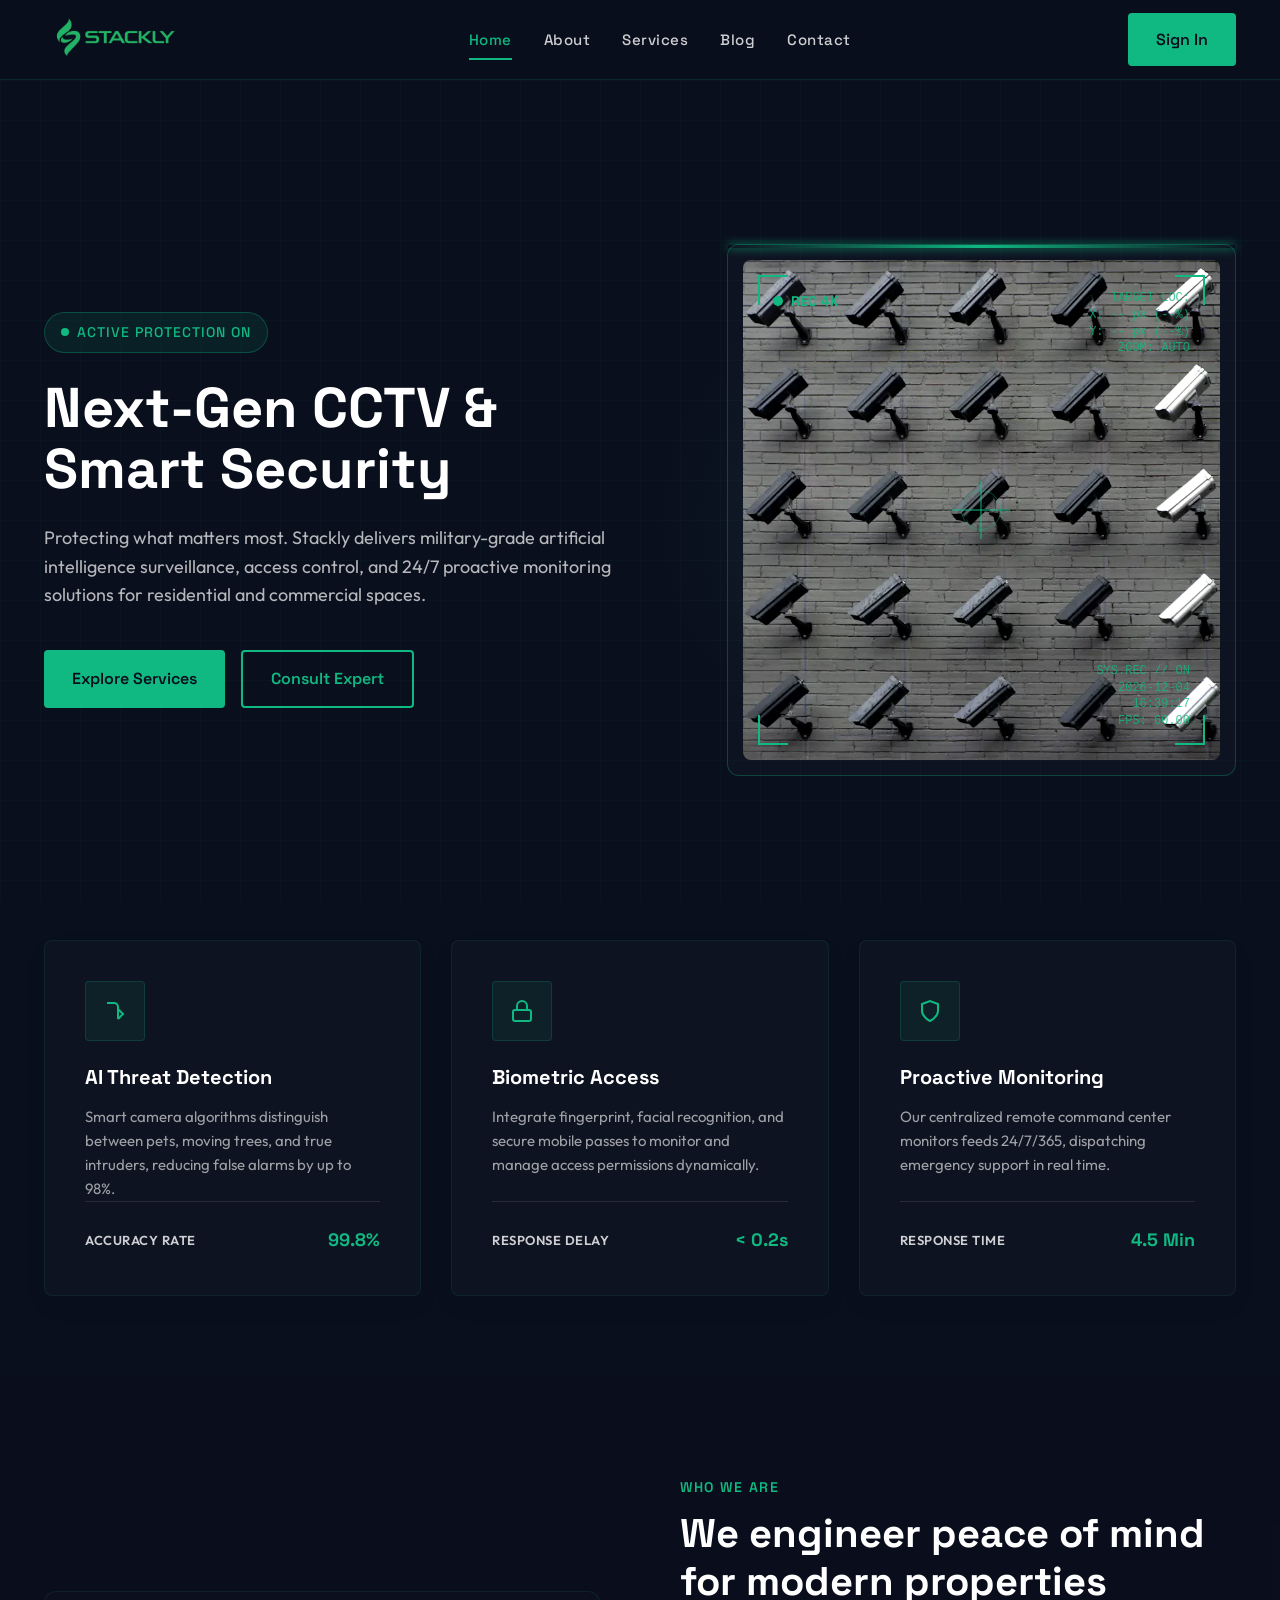
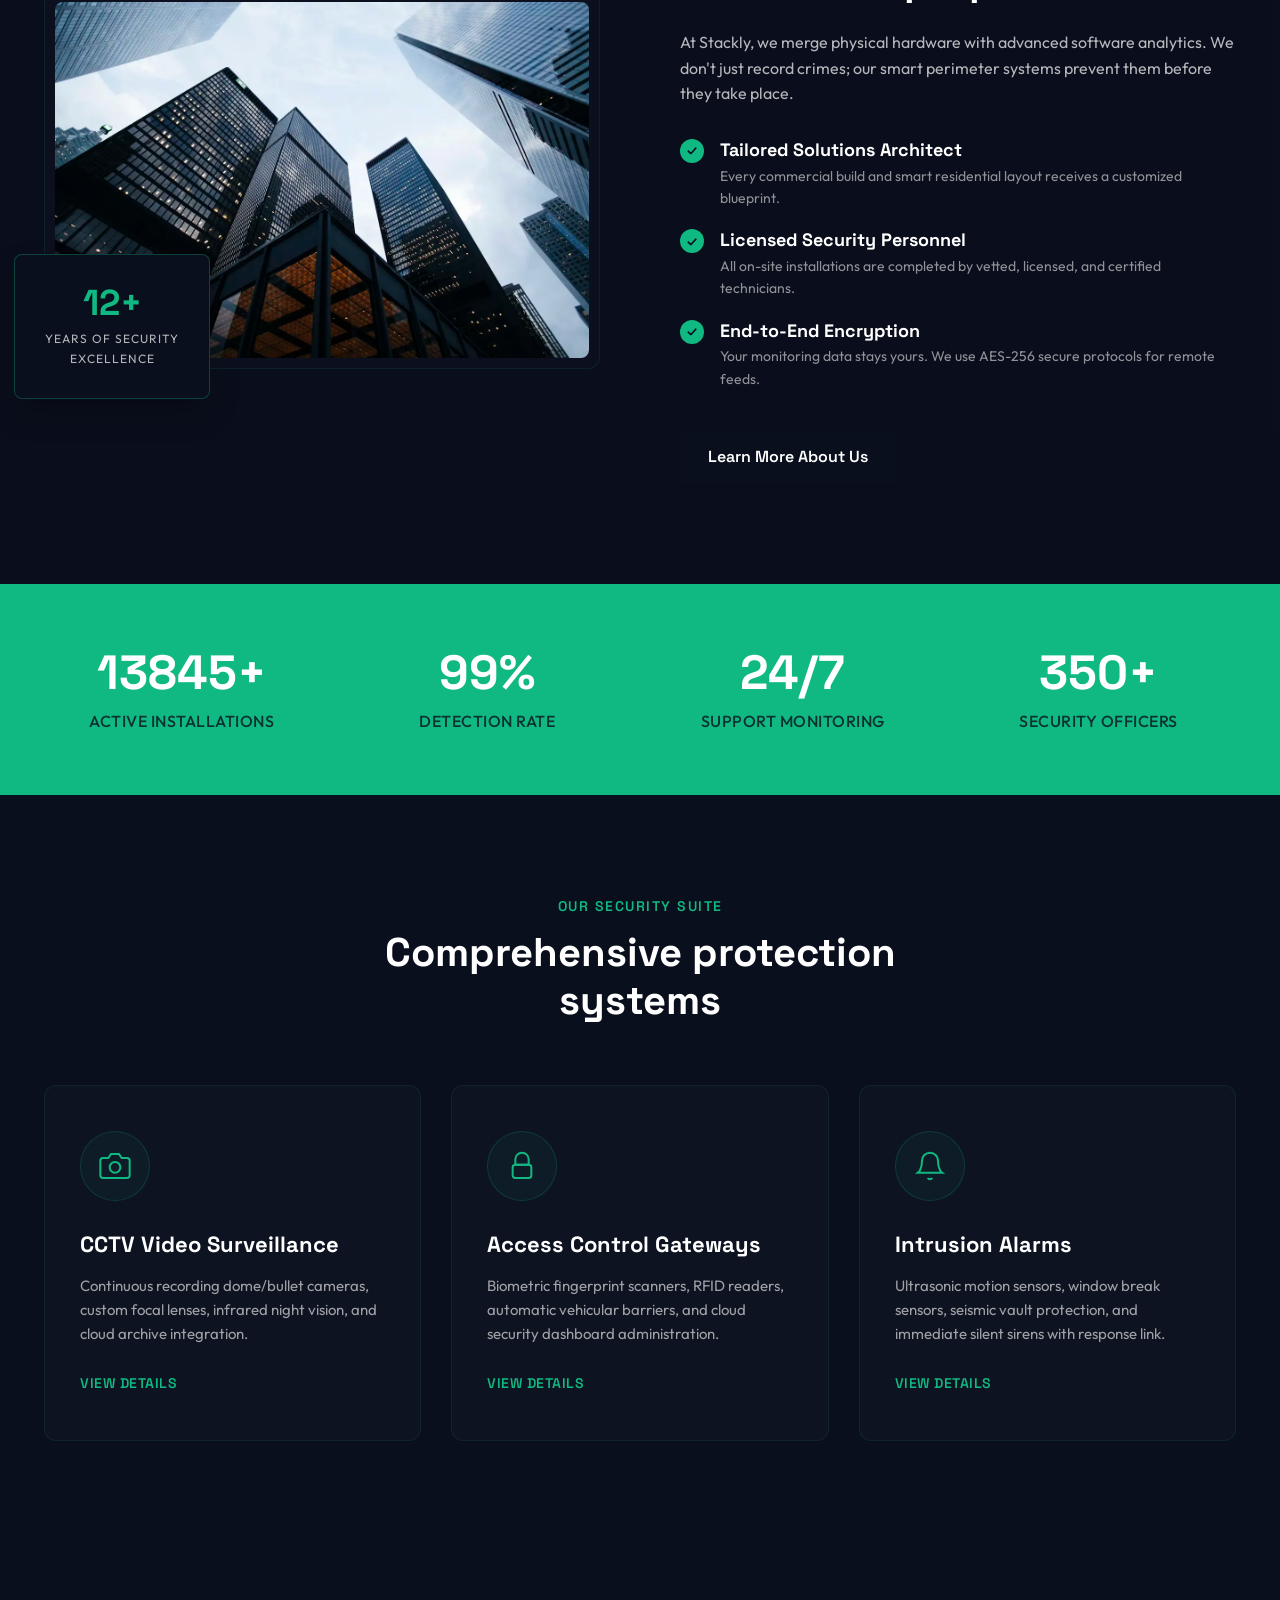
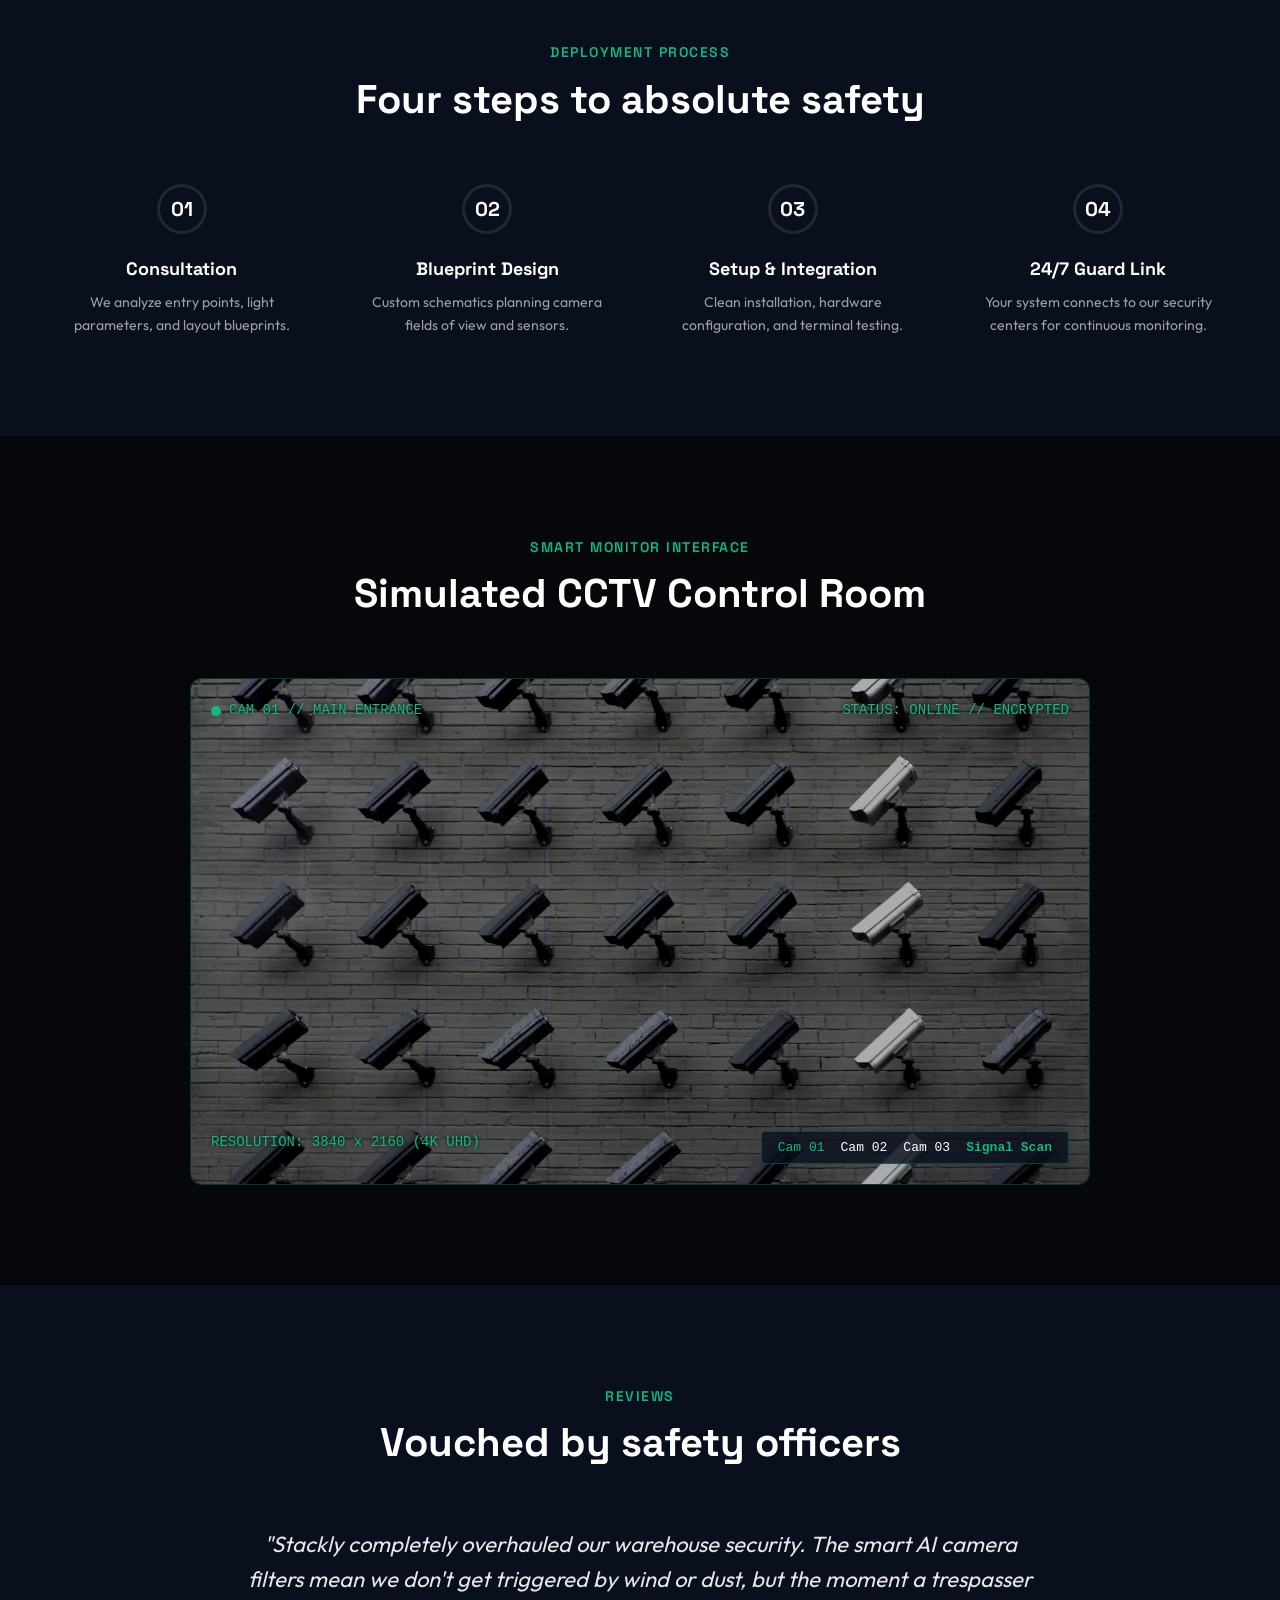
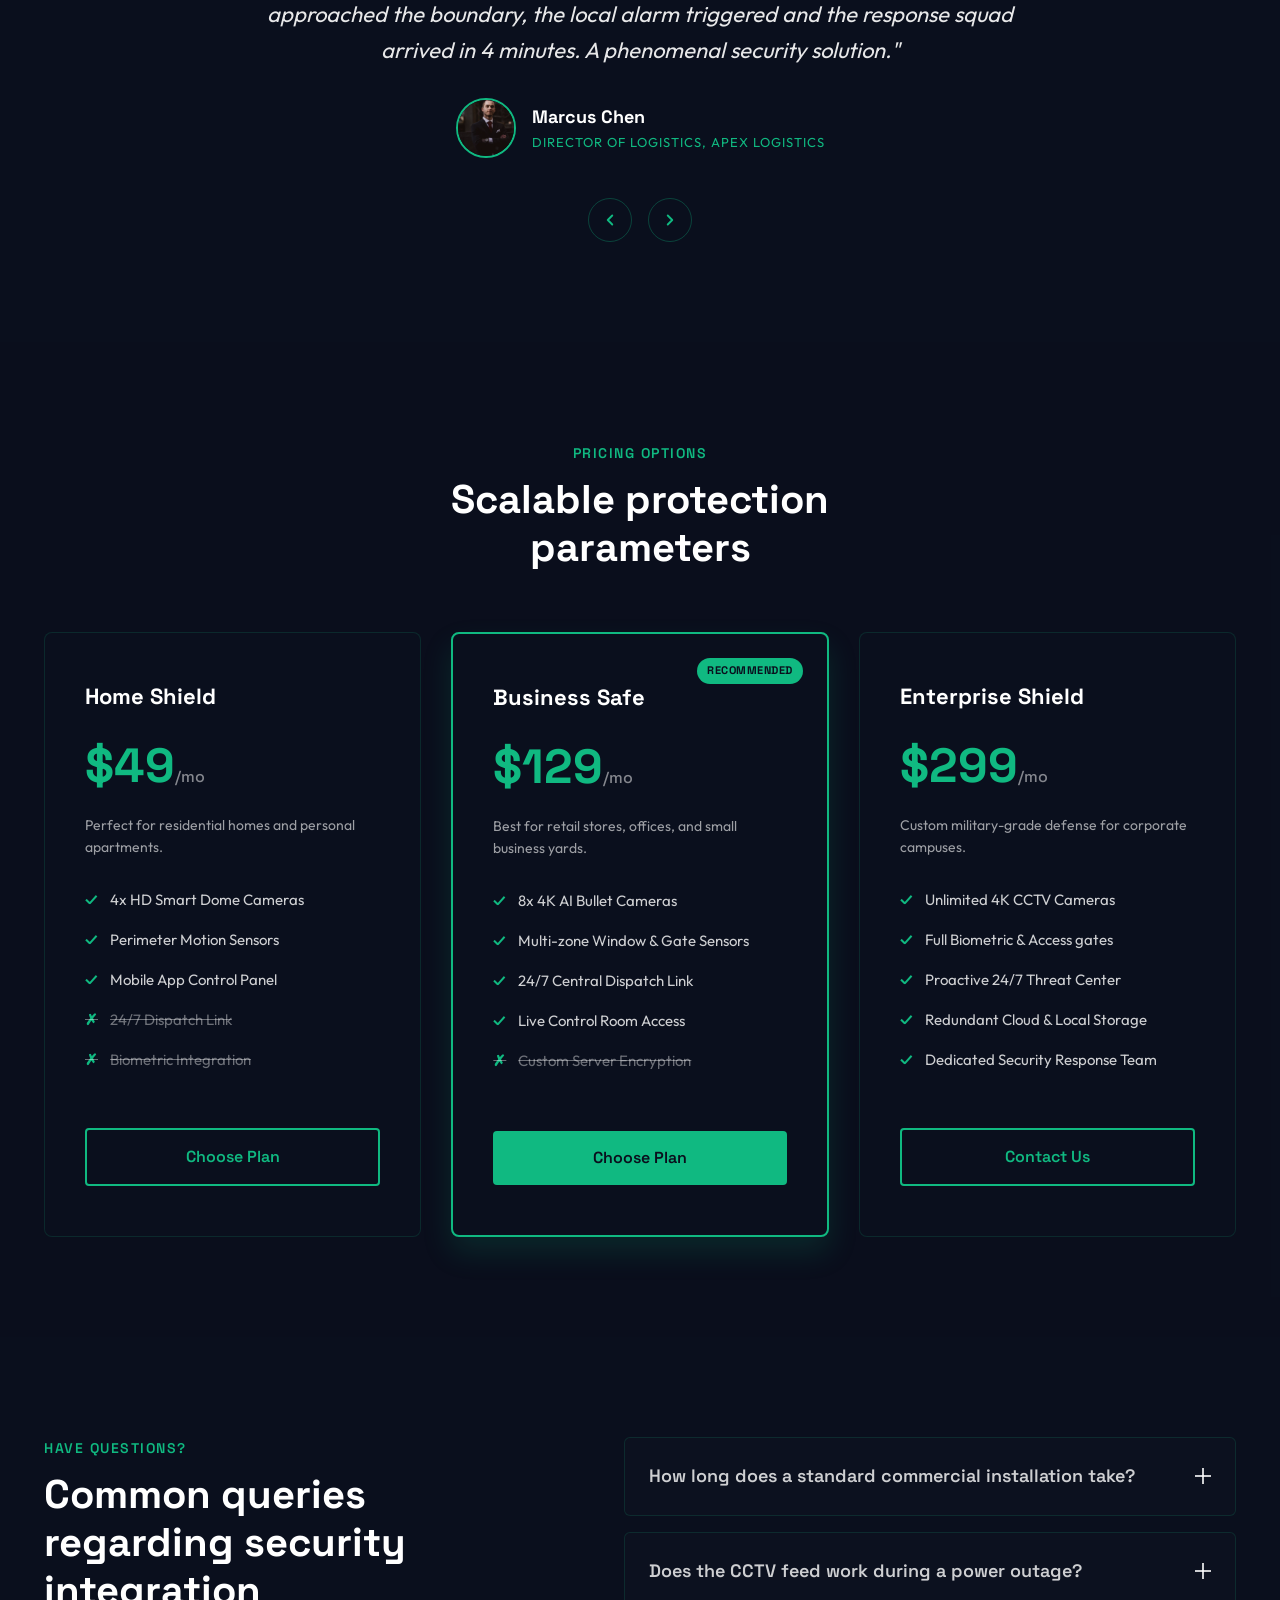
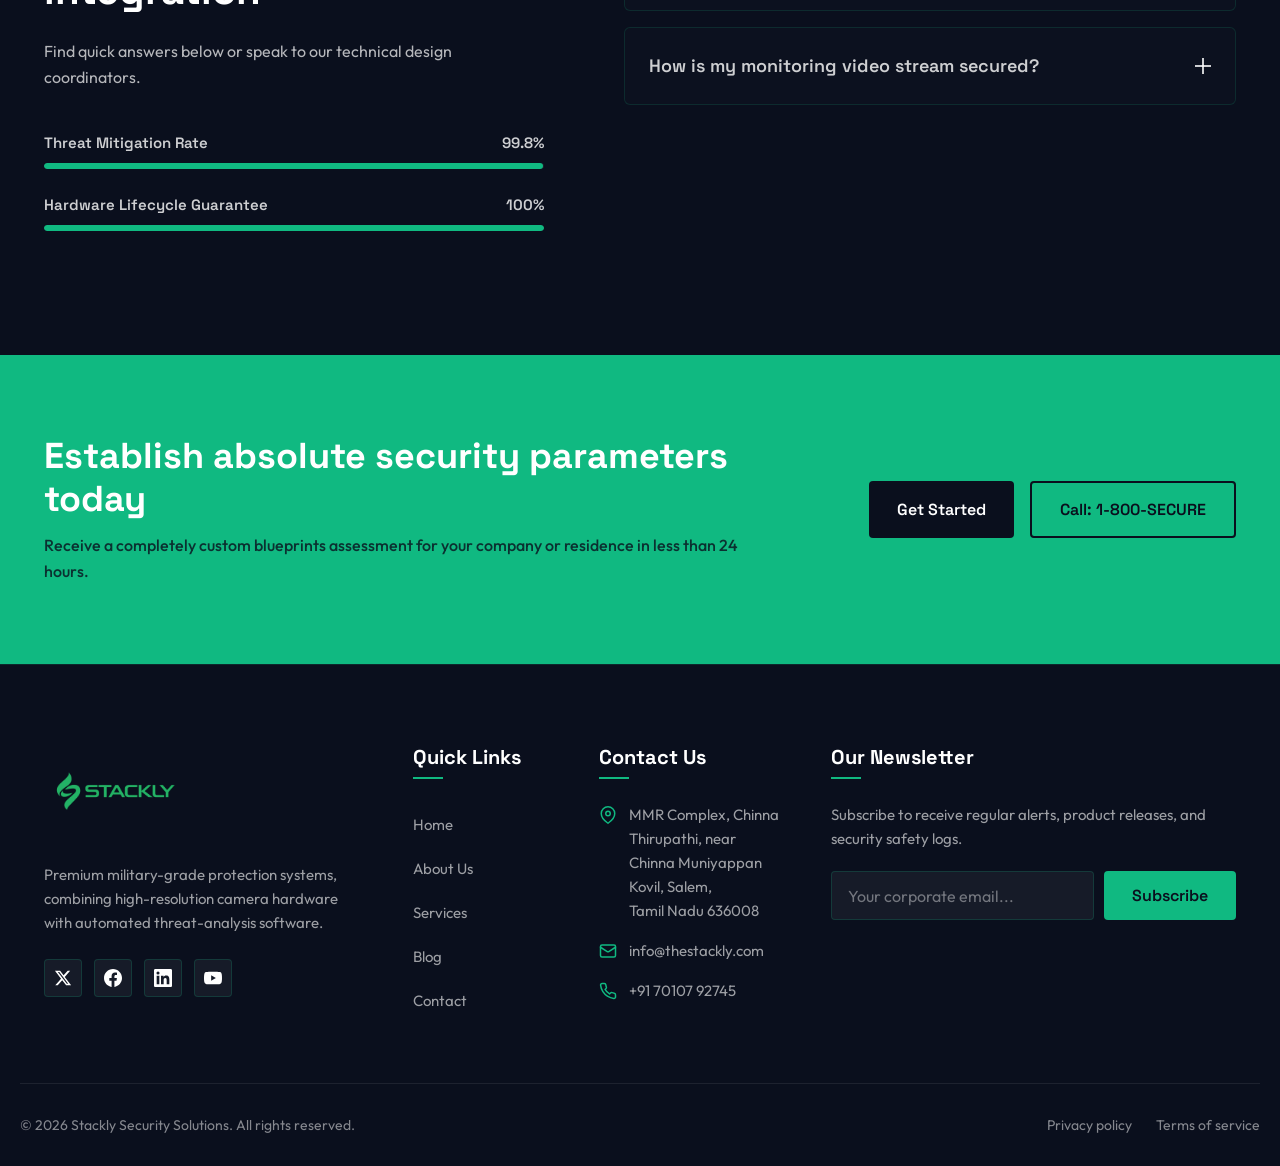
<file: index.html>
<!DOCTYPE html>
<html lang="en">
<head>
  <meta charset="UTF-8">
  <meta name="viewport" content="width=device-width, initial-scale=1.0">
  <title>Stackly | Advanced Smart Security Solutions & CCTV Installation</title>
  <meta name="description" content="Secure your property with Stackly. We offer premium CCTV installation, 24/7 remote monitoring, intrusion detection, access control, and smart home automation.">
  <link rel="stylesheet" href="css/style.css">
</head>
<body class="dark-theme">

  <!-- Header -->
  <header class="site-header">
    <div class="container header-container">
      <a href="index.html" class="logo">
        <img src="images/logo.webp" alt="Stackly Logo">
        
      </a>

      <!-- Desktop Nav -->
      <nav class="nav-menu" id="nav-menu">
        <a href="index.html" class="nav-link active">Home</a>
        <a href="about.html" class="nav-link">About</a>
        <a href="service.html" class="nav-link">Services</a>
        <a href="blog.html" class="nav-link">Blog</a>
        <a href="contact.html" class="nav-link">Contact</a>
        <!-- Mobile-only CTA at bottom of drawer -->
        <div class="nav-drawer-cta">
          <a href="signin.html" class="btn btn-primary" style="width:100%; justify-content:center; margin-top:4px;">Sign In</a>
        </div>
      </nav>

      <div class="header-actions">
        <a href="signin.html" class="btn btn-primary">Sign In</a>
        <div class="mobile-toggle" id="mobile-toggle">
          <span></span>
          <span></span>
          <span></span>
        </div>
      </div>
    </div>
  </header>

  <!-- Section 1: Hero Section (with Interactive Viewfinder Overlay) -->
  <section class="hero">
    <div class="cyber-grid"></div>
    <div class="cyber-light-radial"></div>
    <div class="container hero-grid">
      <div class="hero-content">
        <div class="hero-tag">
          <span class="hero-tag-pulse"></span>
          ACTIVE PROTECTION ON
        </div>
        <h1>Next-Gen CCTV & Smart Security</h1>
        <p>Protecting what matters most. Stackly delivers military-grade artificial intelligence surveillance, access control, and 24/7 proactive monitoring solutions for residential and commercial spaces.</p>
        <div class="hero-buttons">
          <a href="service.html" class="btn btn-primary">Explore Services</a>
          <a href="contact.html" class="btn btn-outline">Consult Expert</a>
        </div>
      </div>

      <div class="hero-visual">
        <div class="hero-image-wrapper">
          <img src="images/home1.webp" alt="CCTV Security Camera Grid">
          
          <!-- Viewfinder Overlay -->
          <div class="viewfinder-overlay">
            <div class="vf-corner vf-tl"></div>
            <div class="vf-tr vf-corner"></div>
            <div class="vf-bl vf-corner"></div>
            <div class="vf-br vf-corner"></div>
            
            <div class="vf-rec">
              <span class="vf-dot"></span>
              REC 4K
            </div>
            
            <div class="vf-crosshair"></div>
            <div class="vf-scanner-line"></div>
            
            <div class="vf-telemetry" id="telemetry-time">
              SYS.REC // ON<br>
              2026-07-10<br>
              16:54:10<br>
              FPS: 60.00
            </div>
            
            <div class="vf-telemetry" id="telemetry-coords" style="bottom: auto; top: 45px; right: 45px;">
              TARGET LOC:<br>
              X: -- px (--%)<br>
              Y: -- px (--%)<br>
              ZOOM: AUTO
            </div>
          </div>
        </div>
      </div>
    </div>
  </section>

  <!-- Section 2: Features Overlap Section -->
  <section class="features-overlap">
    <div class="container features-grid">
      
      <!-- Feature 1 -->
      <div class="feature-card reveal-up">
        <div class="feature-icon-wrapper">
          <svg width="24" height="24" fill="none" stroke="currentColor" stroke-width="2" viewBox="0 0 24 24"><path d="M15 10l5 5-5 5M4 4h7a4 4 0 0 1 4 4v12"></path></svg>
        </div>
        <h3>AI Threat Detection</h3>
        <p>Smart camera algorithms distinguish between pets, moving trees, and true intruders, reducing false alarms by up to 98%.</p>
        <div class="feature-metric">
          <span class="metric-label">Accuracy Rate</span>
          <span class="metric-value">99.8%</span>
        </div>
      </div>

      <!-- Feature 2 -->
      <div class="feature-card reveal-up" style="transition-delay: 0.1s;">
        <div class="feature-icon-wrapper">
          <svg width="24" height="24" fill="none" stroke="currentColor" stroke-width="2" viewBox="0 0 24 24"><rect x="3" y="11" width="18" height="11" rx="2" ry="2"></rect><path d="M7 11V7a5 5 0 0 1 10 0v4"></path></svg>
        </div>
        <h3>Biometric Access</h3>
        <p>Integrate fingerprint, facial recognition, and secure mobile passes to monitor and manage access permissions dynamically.</p>
        <div class="feature-metric">
          <span class="metric-label">Response Delay</span>
          <span class="metric-value">&lt; 0.2s</span>
        </div>
      </div>

      <!-- Feature 3 -->
      <div class="feature-card reveal-up" style="transition-delay: 0.2s;">
        <div class="feature-icon-wrapper">
          <svg width="24" height="24" fill="none" stroke="currentColor" stroke-width="2" viewBox="0 0 24 24"><path d="M12 22s8-4 8-10V5l-8-3-8 3v7c0 6 8 10 8 10z"></path></svg>
        </div>
        <h3>Proactive Monitoring</h3>
        <p>Our centralized remote command center monitors feeds 24/7/365, dispatching emergency support in real time.</p>
        <div class="feature-metric">
          <span class="metric-label">Response Time</span>
          <span class="metric-value">4.5 Min</span>
        </div>
      </div>

    </div>
  </section>

  <!-- Section 3: About Stackly Section -->
  <section class="about-section">
    <div class="container section-grid">
      <div class="about-visual reveal-left">
        <div class="about-img-box">
          <img src="images/home2.webp" alt="Stackly Corporate HQ">
        </div>
        <div class="about-badge">
          <div class="about-badge-num">12+</div>
          <div class="about-badge-text">Years of Security<br>Excellence</div>
        </div>
      </div>

      <div class="about-content reveal-right">
        <span class="section-tag">Who We Are</span>
        <h2 class="section-title">We engineer peace of mind for modern properties</h2>
        <p class="section-desc">At Stackly, we merge physical hardware with advanced software analytics. We don't just record crimes; our smart perimeter systems prevent them before they take place.</p>
        
        <div class="about-features">
          <div class="about-feat-item">
            <div class="about-feat-icon">✓</div>
            <div class="about-feat-text">
              <h4>Tailored Solutions Architect</h4>
              <p>Every commercial build and smart residential layout receives a customized blueprint.</p>
            </div>
          </div>
          <div class="about-feat-item">
            <div class="about-feat-icon">✓</div>
            <div class="about-feat-text">
              <h4>Licensed Security Personnel</h4>
              <p>All on-site installations are completed by vetted, licensed, and certified technicians.</p>
            </div>
          </div>
          <div class="about-feat-item">
            <div class="about-feat-icon">✓</div>
            <div class="about-feat-text">
              <h4>End-to-End Encryption</h4>
              <p>Your monitoring data stays yours. We use AES-256 secure protocols for remote feeds.</p>
            </div>
          </div>
        </div>

        <a href="about.html" class="btn btn-dark">Learn More About Us</a>
      </div>
    </div>
  </section>

  <!-- Section 4: Stats Counter Section -->
  <section class="stats-counter">
    <div class="container stats-grid">
      <div class="stat-item">
        <h3><span class="stat-number" data-target="14200">0</span>+</h3>
        <p>Active Installations</p>
      </div>
      <div class="stat-item">
        <h3><span class="stat-number" data-target="99">0</span>%</h3>
        <p>Detection Rate</p>
      </div>
      <div class="stat-item">
        <h3><span class="stat-number" data-target="24">0</span>/<span class="stat-number" data-target="7">0</span></h3>
        <p>Support Monitoring</p>
      </div>
      <div class="stat-item">
        <h3><span class="stat-number" data-target="350">0</span>+</h3>
        <p>Security Officers</p>
      </div>
    </div>
  </section>

  <!-- Section 5: Services Grid Section -->
  <section class="services-section">
    <div class="container">
      <div class="services-header reveal-up">
        <span class="section-tag">Our Security Suite</span>
        <h2 class="section-title">Comprehensive protection systems</h2>
      </div>

      <div class="services-grid">
        <!-- Service 1 -->
        <div class="service-card-premium reveal-up">
          <div class="service-icon-box">
            <svg width="32" height="32" fill="none" stroke="currentColor" stroke-width="1.5" viewBox="0 0 24 24"><path d="M23 19a2 2 0 0 1-2 2H3a2 2 0 0 1-2-2V8a2 2 0 0 1 2-2h4l2-3h6l2 3h4a2 2 0 0 1 2 2z"></path><circle cx="12" cy="13" r="4"></circle></svg>
          </div>
          <h3>CCTV Video Surveillance</h3>
          <p>Continuous recording dome/bullet cameras, custom focal lenses, infrared night vision, and cloud archive integration.</p>
          <a href="service.html" class="service-link">View details</a>
        </div>

        <!-- Service 2 -->
        <div class="service-card-premium reveal-up" style="transition-delay: 0.1s;">
          <div class="service-icon-box">
            <svg width="32" height="32" fill="none" stroke="currentColor" stroke-width="1.5" viewBox="0 0 24 24"><rect x="5" y="11" width="14" height="10" rx="2" ry="2"></rect><path d="M12 2a5 5 0 0 0-5 5v4h10V7a5 5 0 0 0-5-5z"></path></svg>
          </div>
          <h3>Access Control Gateways</h3>
          <p>Biometric fingerprint scanners, RFID readers, automatic vehicular barriers, and cloud security dashboard administration.</p>
          <a href="service.html" class="service-link">View details</a>
        </div>

        <!-- Service 3 -->
        <div class="service-card-premium reveal-up" style="transition-delay: 0.2s;">
          <div class="service-icon-box">
            <svg width="32" height="32" fill="none" stroke="currentColor" stroke-width="1.5" viewBox="0 0 24 24"><path d="M18 8A6 6 0 0 0 6 8c0 7-3 9-3 9h18s-3-2-3-9"></path><path d="M13.73 21a2 2 0 0 1-3.46 0"></path></svg>
          </div>
          <h3>Intrusion Alarms</h3>
          <p>Ultrasonic motion sensors, window break sensors, seismic vault protection, and immediate silent sirens with response link.</p>
          <a href="service.html" class="service-link">View details</a>
        </div>
      </div>
    </div>
  </section>

  <!-- Section 6: How It Works / Process Section -->
  <section class="process-section">
    <div class="container">
      <div class="process-header reveal-up">
        <span class="section-tag">Deployment Process</span>
        <h2 class="section-title">Four steps to absolute safety</h2>
      </div>

      <div class="process-grid">
        <!-- Step 1 -->
        <div class="process-step reveal-up">
          <div class="process-num">01</div>
          <h3>Consultation</h3>
          <p>We analyze entry points, light parameters, and layout blueprints.</p>
        </div>

        <!-- Step 2 -->
        <div class="process-step reveal-up" style="transition-delay: 0.1s;">
          <div class="process-num">02</div>
          <h3>Blueprint Design</h3>
          <p>Custom schematics planning camera fields of view and sensors.</p>
        </div>

        <!-- Step 3 -->
        <div class="process-step reveal-up" style="transition-delay: 0.2s;">
          <div class="process-num">03</div>
          <h3>Setup & Integration</h3>
          <p>Clean installation, hardware configuration, and terminal testing.</p>
        </div>

        <!-- Step 4 -->
        <div class="process-step reveal-up" style="transition-delay: 0.3s;">
          <div class="process-num">04</div>
          <h3>24/7 Guard Link</h3>
          <p>Your system connects to our security centers for continuous monitoring.</p>
        </div>
      </div>
    </div>
  </section>

  <!-- Section 7: Interactive CCTV Simulation Section -->
  <section class="live-feed-section">
    <div class="container">
      <div class="services-header reveal-up">
        <span class="section-tag" style="color: var(--color-accent);">Smart Monitor Interface</span>
        <h2 class="section-title" style="color: var(--color-white);">Simulated CCTV Control Room</h2>
      </div>

      <div class="live-feed-wrapper reveal-up">
        <!-- Telemetry HUD Overlay -->
        <div class="live-feed-overlay">
          <div class="feed-header">
            <div class="feed-title">
              <span class="vf-dot"></span>
              <span id="camera-label">CAM 01 // MAIN ENTRANCE</span>
            </div>
            <div>STATUS: ONLINE // ENCRYPTED</div>
          </div>
          
          <div class="feed-footer">
            <div>RESOLUTION: 3840 x 2160 (4K UHD)</div>
            <div class="feed-camera-control">
              <button class="feed-btn active" id="feed-cam-1">Cam 01</button>
              <button class="feed-btn" id="feed-cam-2">Cam 02</button>
              <button class="feed-btn" id="feed-cam-3">Cam 03</button>
              <button class="feed-btn" id="feed-scan" style="color: var(--color-accent); font-weight: bold;">Signal Scan</button>
            </div>
          </div>
        </div>
        
        <!-- Live Feed Screen -->
        <img id="live-video" class="live-video" src="images/home3.webp" alt="CCTV Stream">
      </div>
    </div>
  </section>

  <!-- Section 8: Testimonial Slider Section -->
  <section class="testimonials-section">
    <div class="container">
      <div class="services-header text-center reveal-up">
        <span class="section-tag">Reviews</span>
        <h2 class="section-title" style="color: var(--color-white);">Vouched by safety officers</h2>
      </div>

      <div class="testimonial-slider-container reveal-up">
        <!-- Slide 1 -->
        <div class="testimonial-slide active">
          <div class="testimonial-quote">
            "Stackly completely overhauled our warehouse security. The smart AI camera filters mean we don't get triggered by wind or dust, but the moment a trespasser approached the boundary, the local alarm triggered and the response squad arrived in 4 minutes. A phenomenal security solution."
          </div>
          <div class="testimonial-author-box">
            <img src="images/david.webp" alt="Marcus Chen" class="testimonial-avatar">
            <div class="testimonial-author-info">
              <div class="testimonial-author-name">Marcus Chen</div>
              <div class="testimonial-author-role">Director of Logistics, Apex Logistics</div>
            </div>
          </div>
        </div>

        <!-- Slide 2 -->
        <div class="testimonial-slide">
          <div class="testimonial-quote">
            "We integrated Stackly biometric entry doors and CCTV in our corporate offices. The software makes it simple to manage visitor badges on the fly. Their support team answers immediately, and their technicians were exceptionally professional during the setup."
          </div>
          <div class="testimonial-author-box">
            <img src="images/samantha.webp" alt="Sarah Jenkins" class="testimonial-avatar">
            <div class="testimonial-author-info">
              <div class="testimonial-author-name">Sarah Jenkins</div>
              <div class="testimonial-author-role">Operations Lead, Innotech Corp</div>
            </div>
          </div>
        </div>

        <!-- Controls -->
        <div class="slider-controls">
          <button class="slider-btn" id="prev-testimonial"><svg width="18" height="18" viewBox="0 0 24 24" fill="none" stroke="currentColor" stroke-width="2.5" stroke-linecap="round" stroke-linejoin="round"><path d="M15 18l-6-6 6-6"/></svg></button>
          <button class="slider-btn" id="next-testimonial"><svg width="18" height="18" viewBox="0 0 24 24" fill="none" stroke="currentColor" stroke-width="2.5" stroke-linecap="round" stroke-linejoin="round"><path d="M9 18l6-6-6-6"/></svg></button>
        </div>
      </div>
    </div>
  </section>

  <!-- Section 9: Pricing Plans Section -->
  <section class="pricing-section">
    <div class="container">
      <div class="services-header reveal-up">
        <span class="section-tag">Pricing Options</span>
        <h2 class="section-title">Scalable protection parameters</h2>
      </div>

      <div class="pricing-grid">
        <!-- Plan 1 -->
        <div class="pricing-card reveal-up">
          <h3>Home Shield</h3>
          <div class="pricing-price">$49<span>/mo</span></div>
          <p class="pricing-desc">Perfect for residential homes and personal apartments.</p>
          <ul class="pricing-list">
            <li><span>✓</span> 4x HD Smart Dome Cameras</li>
            <li><span>✓</span> Perimeter Motion Sensors</li>
            <li><span>✓</span> Mobile App Control Panel</li>
            <li class="disabled"><span>✗</span> 24/7 Dispatch Link</li>
            <li class="disabled"><span>✗</span> Biometric Integration</li>
          </ul>
          <a href="contact.html" class="btn btn-outline">Choose Plan</a>
        </div>

        <!-- Plan 2 -->
        <div class="pricing-card popular reveal-up" style="transition-delay: 0.1s;">
          <span class="pricing-badge">Recommended</span>
          <h3>Business Safe</h3>
          <div class="pricing-price">$129<span>/mo</span></div>
          <p class="pricing-desc">Best for retail stores, offices, and small business yards.</p>
          <ul class="pricing-list">
            <li><span>✓</span> 8x 4K AI Bullet Cameras</li>
            <li><span>✓</span> Multi-zone Window & Gate Sensors</li>
            <li><span>✓</span> 24/7 Central Dispatch Link</li>
            <li><span>✓</span> Live Control Room Access</li>
            <li class="disabled"><span>✗</span> Custom Server Encryption</li>
          </ul>
          <a href="contact.html" class="btn btn-primary">Choose Plan</a>
        </div>

        <!-- Plan 3 -->
        <div class="pricing-card reveal-up" style="transition-delay: 0.2s;">
          <h3>Enterprise Shield</h3>
          <div class="pricing-price">$299<span>/mo</span></div>
          <p class="pricing-desc">Custom military-grade defense for corporate campuses.</p>
          <ul class="pricing-list">
            <li><span>✓</span> Unlimited 4K CCTV Cameras</li>
            <li><span>✓</span> Full Biometric & Access gates</li>
            <li><span>✓</span> Proactive 24/7 Threat Center</li>
            <li><span>✓</span> Redundant Cloud & Local Storage</li>
            <li><span>✓</span> Dedicated Security Response Team</li>
          </ul>
          <a href="contact.html" class="btn btn-outline">Contact Us</a>
        </div>
      </div>
    </div>
  </section>

  <!-- Section 10: FAQ Accordion Section -->
  <section class="faq-section">
    <div class="container faq-layout">
      
      <div class="faq-left reveal-left">
        <span class="section-tag">Have Questions?</span>
        <h2 class="section-title">Common queries regarding security integration</h2>
        <p class="section-desc">Find quick answers below or speak to our technical design coordinators.</p>
        
        <div class="progress-container">
          <div class="progress-bar-wrapper">
            <div class="progress-label-box">
              <span>Threat Mitigation Rate</span>
              <span>99.8%</span>
            </div>
            <div class="progress-track">
              <div class="progress-fill" data-width="99.8"></div>
            </div>
          </div>
          <div class="progress-bar-wrapper">
            <div class="progress-label-box">
              <span>Hardware Lifecycle Guarantee</span>
              <span>100%</span>
            </div>
            <div class="progress-track">
              <div class="progress-fill" data-width="100"></div>
            </div>
          </div>
        </div>
      </div>

      <div class="faq-accordion reveal-right">
        <!-- Item 1 -->
        <div class="faq-item">
          <div class="faq-question">
            How long does a standard commercial installation take?
            <span class="faq-icon"></span>
          </div>
          <div class="faq-answer">
            <div class="faq-answer-inner">
              Most commercial installations take between 2 to 5 business days. This includes running secure, low-voltage wires, installing wall mounts, configuring network servers, and training your security team on the control dashboard interface.
            </div>
          </div>
        </div>

        <!-- Item 2 -->
        <div class="faq-item">
          <div class="faq-question">
            Does the CCTV feed work during a power outage?
            <span class="faq-icon"></span>
          </div>
          <div class="faq-answer">
            <div class="faq-answer-inner">
              Yes. All Stackly premium installations include a dedicated Uninterruptible Power Supply (UPS) backup system. This guarantees that your sensors, cameras, and local transmission systems remain fully operational for up to 12 hours during an outage.
            </div>
          </div>
        </div>

        <!-- Item 3 -->
        <div class="faq-item">
          <div class="faq-question">
            How is my monitoring video stream secured?
            <span class="faq-icon"></span>
          </div>
          <div class="faq-answer">
            <div class="faq-answer-inner">
              All video transmissions utilize high-grade AES-256 military encryption. Access key tokens are strictly held at your dashboard terminal, ensuring that neither hackers nor outside parties can intercept your live security video feed.
            </div>
          </div>
        </div>
      </div>

    </div>
  </section>

  <!-- Section 11: Callout Banner (CTA) -->
  <section class="cta-banner">
    <div class="container cta-flex">
      <div class="cta-left">
        <h2>Establish absolute security parameters today</h2>
        <p>Receive a completely custom blueprints assessment for your company or residence in less than 24 hours.</p>
      </div>
      <div class="cta-right">
        <a href="contact.html" class="btn btn-dark">Get Started</a>
        <a href="404.html" class="btn btn-outline" style="border-color: var(--color-dark); color: var(--color-dark);">Call: 1-800-SECURE</a>
      </div>
    </div>
  </section>

  <!-- Footer -->
  <footer class="site-footer">
    <div class="container footer-top">
      <div class="footer-column footer-about">
        <a href="index.html" class="logo" style="margin-bottom: 20px;">
          <img src="images/logo.webp" alt="Stackly Logo">
        </a>
        <p>Premium military-grade protection systems, combining high-resolution camera hardware with automated threat-analysis software.</p>
        <div class="social-links">
          <a href="404.html" class="social-link" aria-label="X (Twitter)"><svg width="18" height="18" viewBox="0 0 24 24" fill="currentColor"><path d="M18.244 2.25h3.308l-7.227 8.26 8.502 11.24H16.17l-5.214-6.817L4.99 21.75H1.68l7.73-8.835L1.254 2.25H8.08l4.713 6.231zm-1.161 17.52h1.833L7.084 4.126H5.117z"/></svg></a>
          <a href="404.html" class="social-link" aria-label="Facebook"><svg width="18" height="18" viewBox="0 0 24 24" fill="currentColor"><path d="M24 12.073c0-6.627-5.373-12-12-12s-12 5.373-12 12c0 5.99 4.388 10.954 10.125 11.854v-8.385H7.078v-3.47h3.047V9.43c0-3.007 1.792-4.669 4.533-4.669 1.312 0 2.686.235 2.686.235v2.953H15.83c-1.491 0-1.956.925-1.956 1.874v2.25h3.328l-.532 3.47h-2.796v8.385C19.612 23.027 24 18.062 24 12.073z"/></svg></a>
          <a href="404.html" class="social-link" aria-label="LinkedIn"><svg width="18" height="18" viewBox="0 0 24 24" fill="currentColor"><path d="M20.447 20.452h-3.554v-5.569c0-1.328-.027-3.037-1.852-3.037-1.853 0-2.136 1.445-2.136 2.939v5.667H9.351V9h3.414v1.561h.046c.477-.9 1.637-1.85 3.37-1.85 3.601 0 4.267 2.37 4.267 5.455v6.286zM5.337 7.433a2.062 2.062 0 0 1-2.063-2.065 2.064 2.064 0 1 1 2.063 2.065zm1.782 13.019H3.555V9h3.564v11.452zM22.225 0H1.771C.792 0 0 .774 0 1.729v20.542C0 23.227.792 24 1.771 24h20.451C23.2 24 24 23.227 24 22.271V1.729C24 .774 23.2 0 22.222 0h.003z"/></svg></a>
          <a href="404.html" class="social-link" aria-label="YouTube"><svg width="18" height="18" viewBox="0 0 24 24" fill="currentColor"><path d="M23.498 6.186a3.016 3.016 0 0 0-2.122-2.136C19.505 3.545 12 3.545 12 3.545s-7.505 0-9.377.505A3.017 3.017 0 0 0 .502 6.186C0 8.07 0 12 0 12s0 3.93.502 5.814a3.016 3.016 0 0 0 2.122 2.136c1.871.505 9.376.505 9.376.505s7.505 0 9.377-.505a3.015 3.015 0 0 0 2.122-2.136C24 15.93 24 12 24 12s0-3.93-.502-5.814zM9.545 15.568V8.432L15.818 12l-6.273 3.568z"/></svg></a>
        </div>
      </div>

      <div class="footer-column footer-quick-links">
        <h3>Quick Links</h3>
        <ul class="quick-links-list">
          <li class="quick-link-item" style="animation-delay: 0s;"><a href="index.html" class="quick-link">Home</a></li>
          <li class="quick-link-item" style="animation-delay: 0.05s;"><a href="about.html" class="quick-link">About Us</a></li>
          <li class="quick-link-item" style="animation-delay: 0.1s;"><a href="service.html" class="quick-link">Services</a></li>
          <li class="quick-link-item" style="animation-delay: 0.15s;"><a href="blog.html" class="quick-link">Blog</a></li>
          <li class="quick-link-item" style="animation-delay: 0.2s;"><a href="contact.html" class="quick-link">Contact</a></li>
        </ul>
      </div>

      <div class="footer-column">
        <h3>Contact Us</h3>
        <div class="footer-contact-list">
          <div class="footer-contact-item">
            <span class="icon"><svg width="18" height="18" viewBox="0 0 24 24" fill="none" stroke="currentColor" stroke-width="2" stroke-linecap="round" stroke-linejoin="round"><path d="M21 10c0 7-9 13-9 13s-9-6-9-13a9 9 0 0 1 18 0z"/><circle cx="12" cy="10" r="3"/></svg></span>
            <span>MMR Complex, Chinna Thirupathi, near Chinna Muniyappan Kovil, Salem,<br> Tamil Nadu 636008</span>
          </div>
          <div class="footer-contact-item">
            <span class="icon"><svg width="18" height="18" viewBox="0 0 24 24" fill="none" stroke="currentColor" stroke-width="2" stroke-linecap="round" stroke-linejoin="round"><rect x="2" y="4" width="20" height="16" rx="2"/><path d="m22 7-8.97 5.7a1.94 1.94 0 0 1-2.06 0L2 7"/></svg></span>
            <span>info@thestackly.com</span>
          </div>
          <div class="footer-contact-item">
            <span class="icon"><svg width="18" height="18" viewBox="0 0 24 24" fill="none" stroke="currentColor" stroke-width="2" stroke-linecap="round" stroke-linejoin="round"><path d="M22 16.92v3a2 2 0 0 1-2.18 2 19.79 19.79 0 0 1-8.63-3.07 19.5 19.5 0 0 1-6-6 19.79 19.79 0 0 1-3.07-8.67A2 2 0 0 1 4.11 2h3a2 2 0 0 1 2 1.72c.127.96.361 1.903.7 2.81a2 2 0 0 1-.45 2.11L8.09 9.91a16 16 0 0 0 6 6l1.27-1.27a2 2 0 0 1 2.11-.45c.907.339 1.85.573 2.81.7A2 2 0 0 1 22 16.92z"/></svg></span>
            <span>+91 70107 92745</span>
          </div>
        </div>
      </div>

      <div class="footer-column">
        <h3>Our Newsletter</h3>
        <p class="footer-newsletter-desc">Subscribe to receive regular alerts, product releases, and security safety logs.</p>
        <form class="newsletter-form" onsubmit="event.preventDefault(); window.location.href='404.html';">
          <input type="email" placeholder="Your corporate email..." required>
          <button type="submit" class="btn btn-primary">Subscribe</button>
        </form>
      </div>
    </div>

    <div class="container footer-bottom">
      <div>&copy; 2026 Stackly Security Solutions. All rights reserved.</div>
      <div class="footer-links">
        <a href="404.html" class="footer-link">Privacy policy</a>
        <a href="404.html" class="footer-link">Terms of service</a>
      </div>
    </div>
  </footer>

  <!-- Floating Scroll Progress Button -->
  <div class="scroll-progress" id="scroll-progress">
    <svg class="progress-circle-svg" viewBox="0 0 44 44">
      <circle class="progress-circle-path" id="progress-path" cx="22" cy="22" r="20"></circle>
    </svg>
    <span class="scroll-progress-icon">↑</span>
  </div>

  <script src="js/script.js"></script>
</body>
</html>
</file>
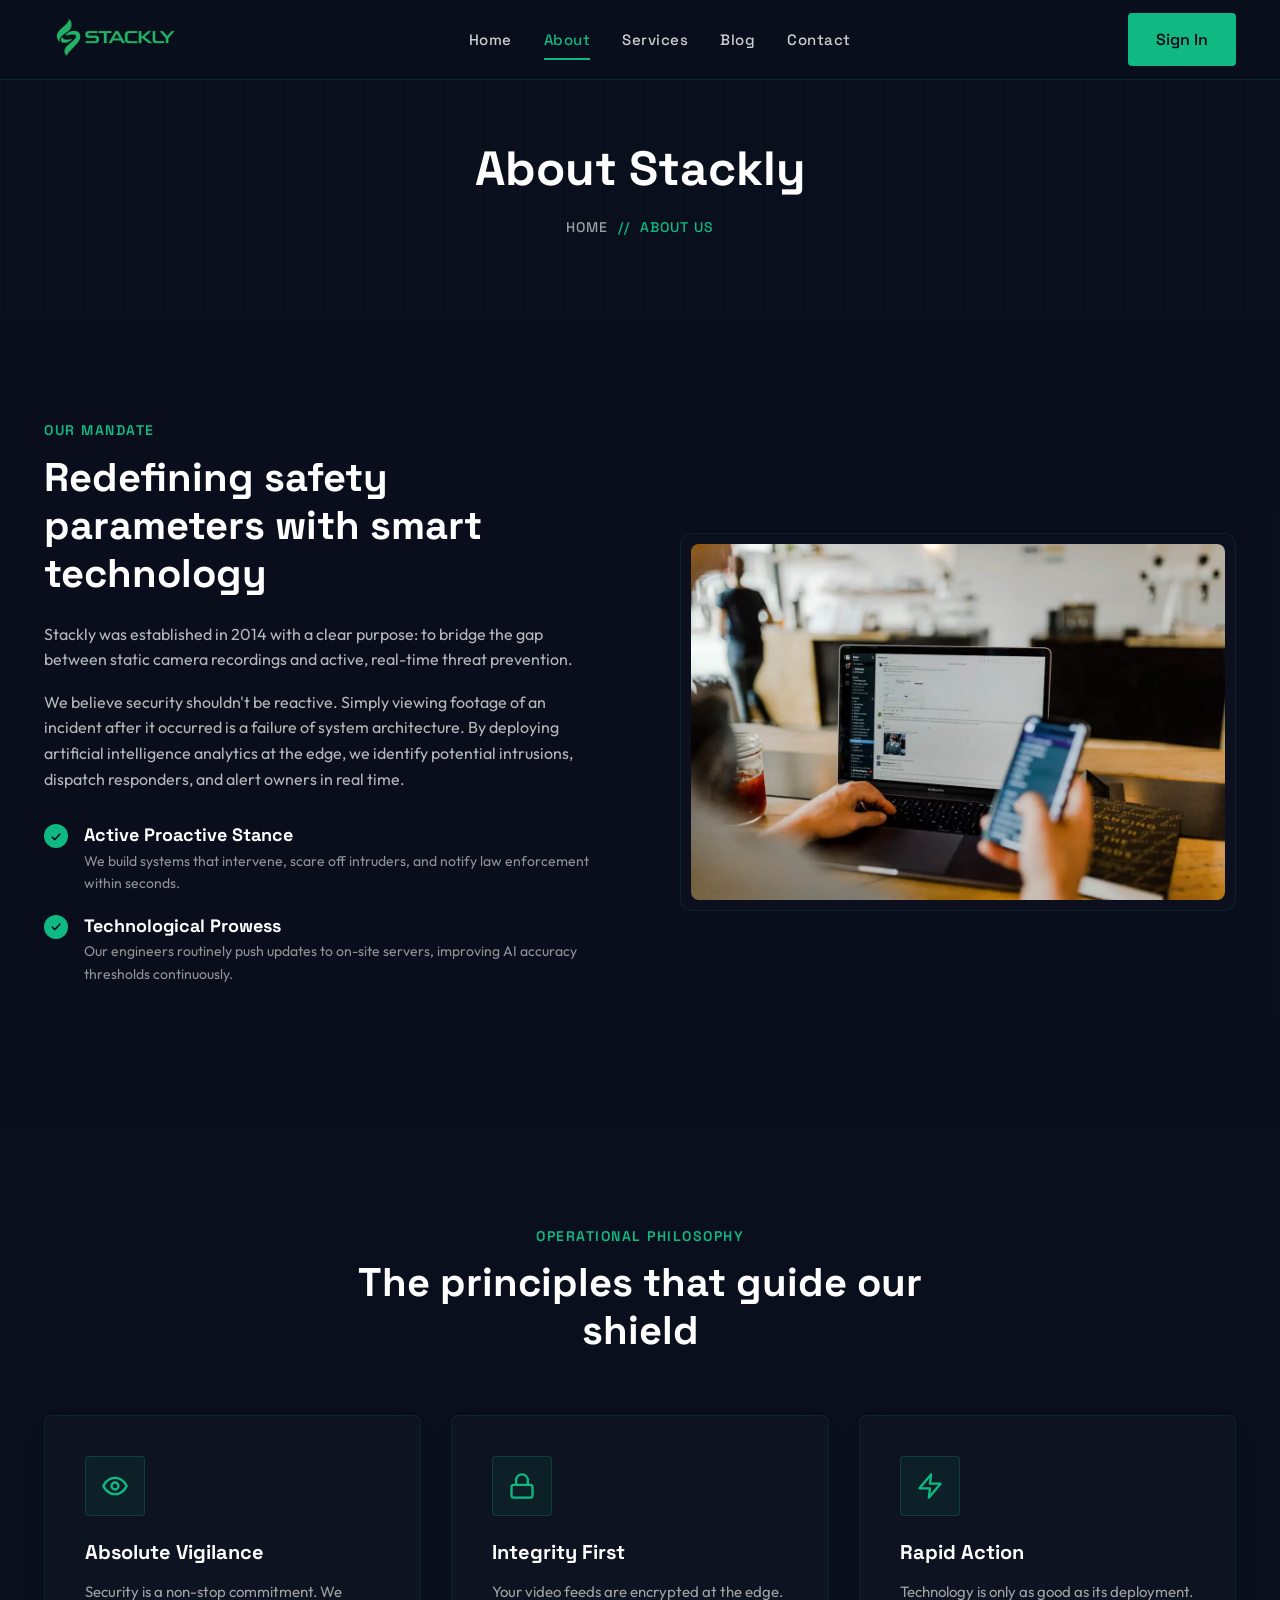
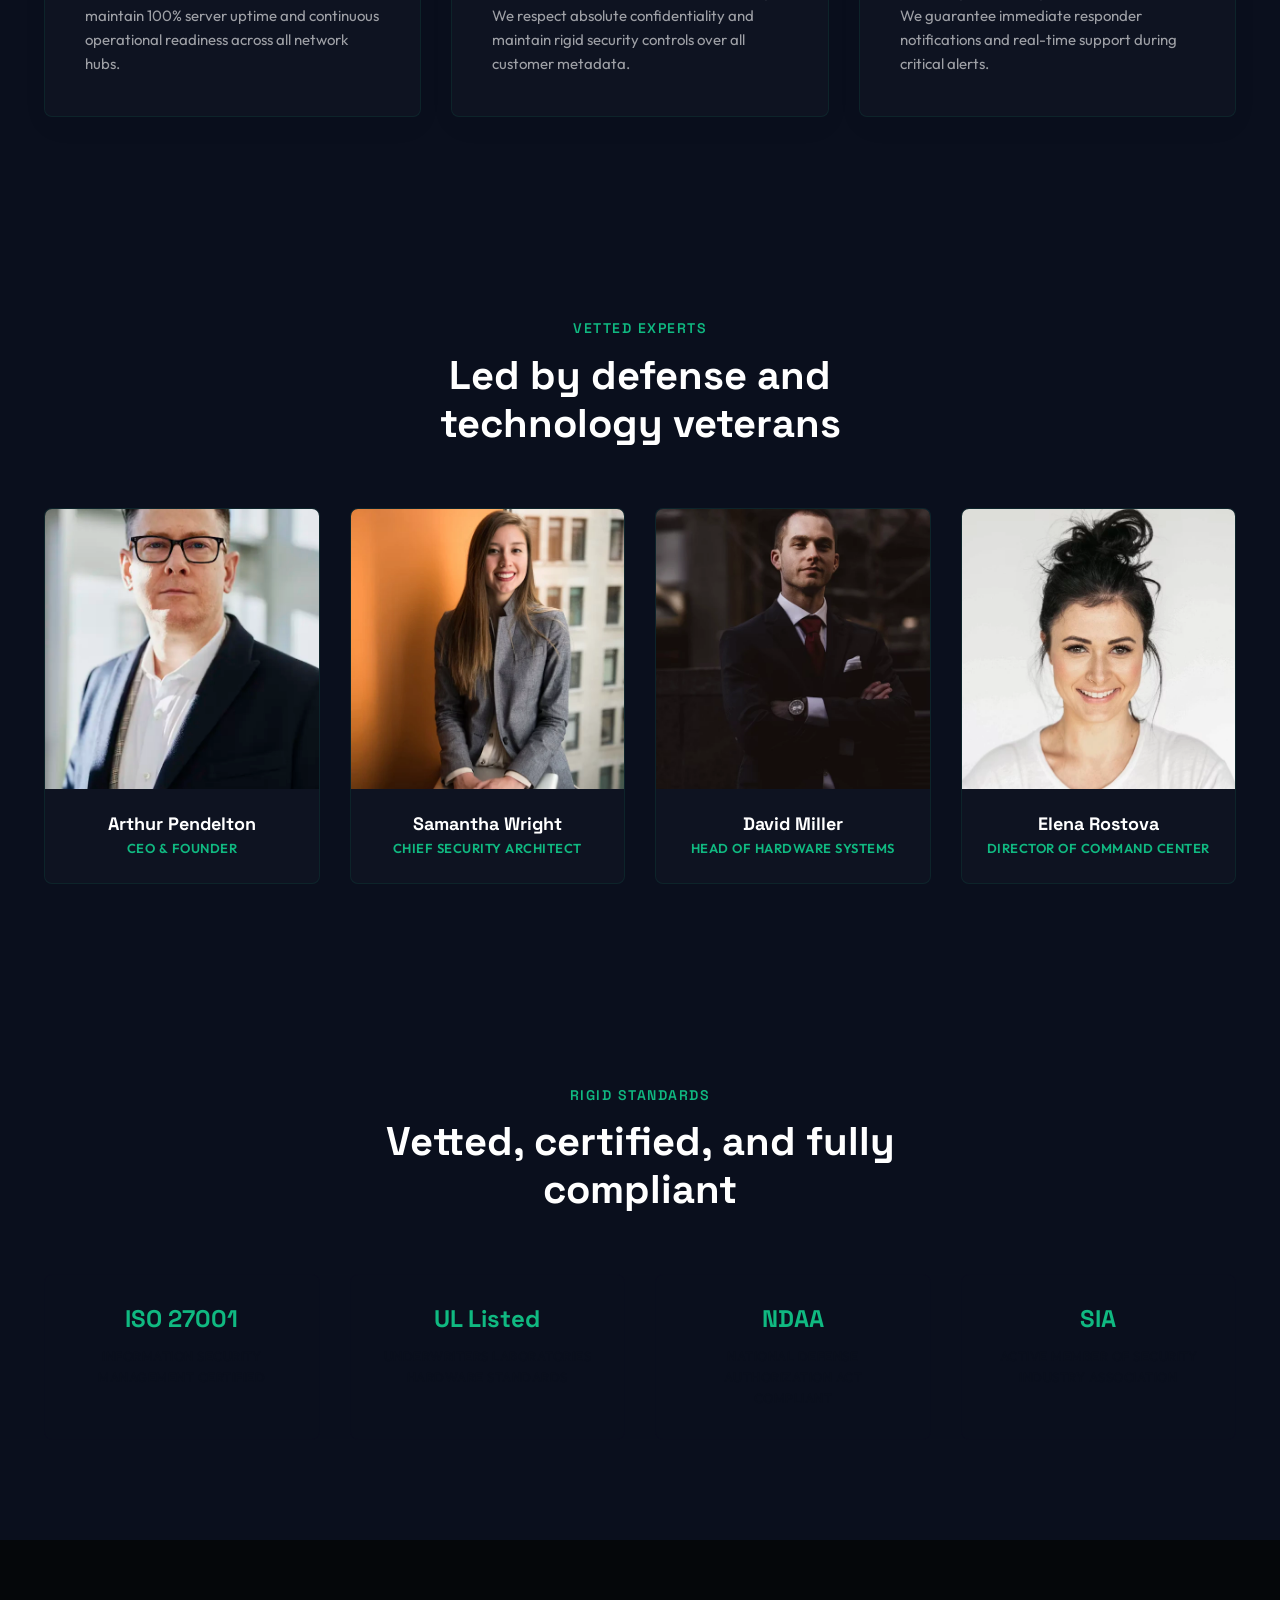
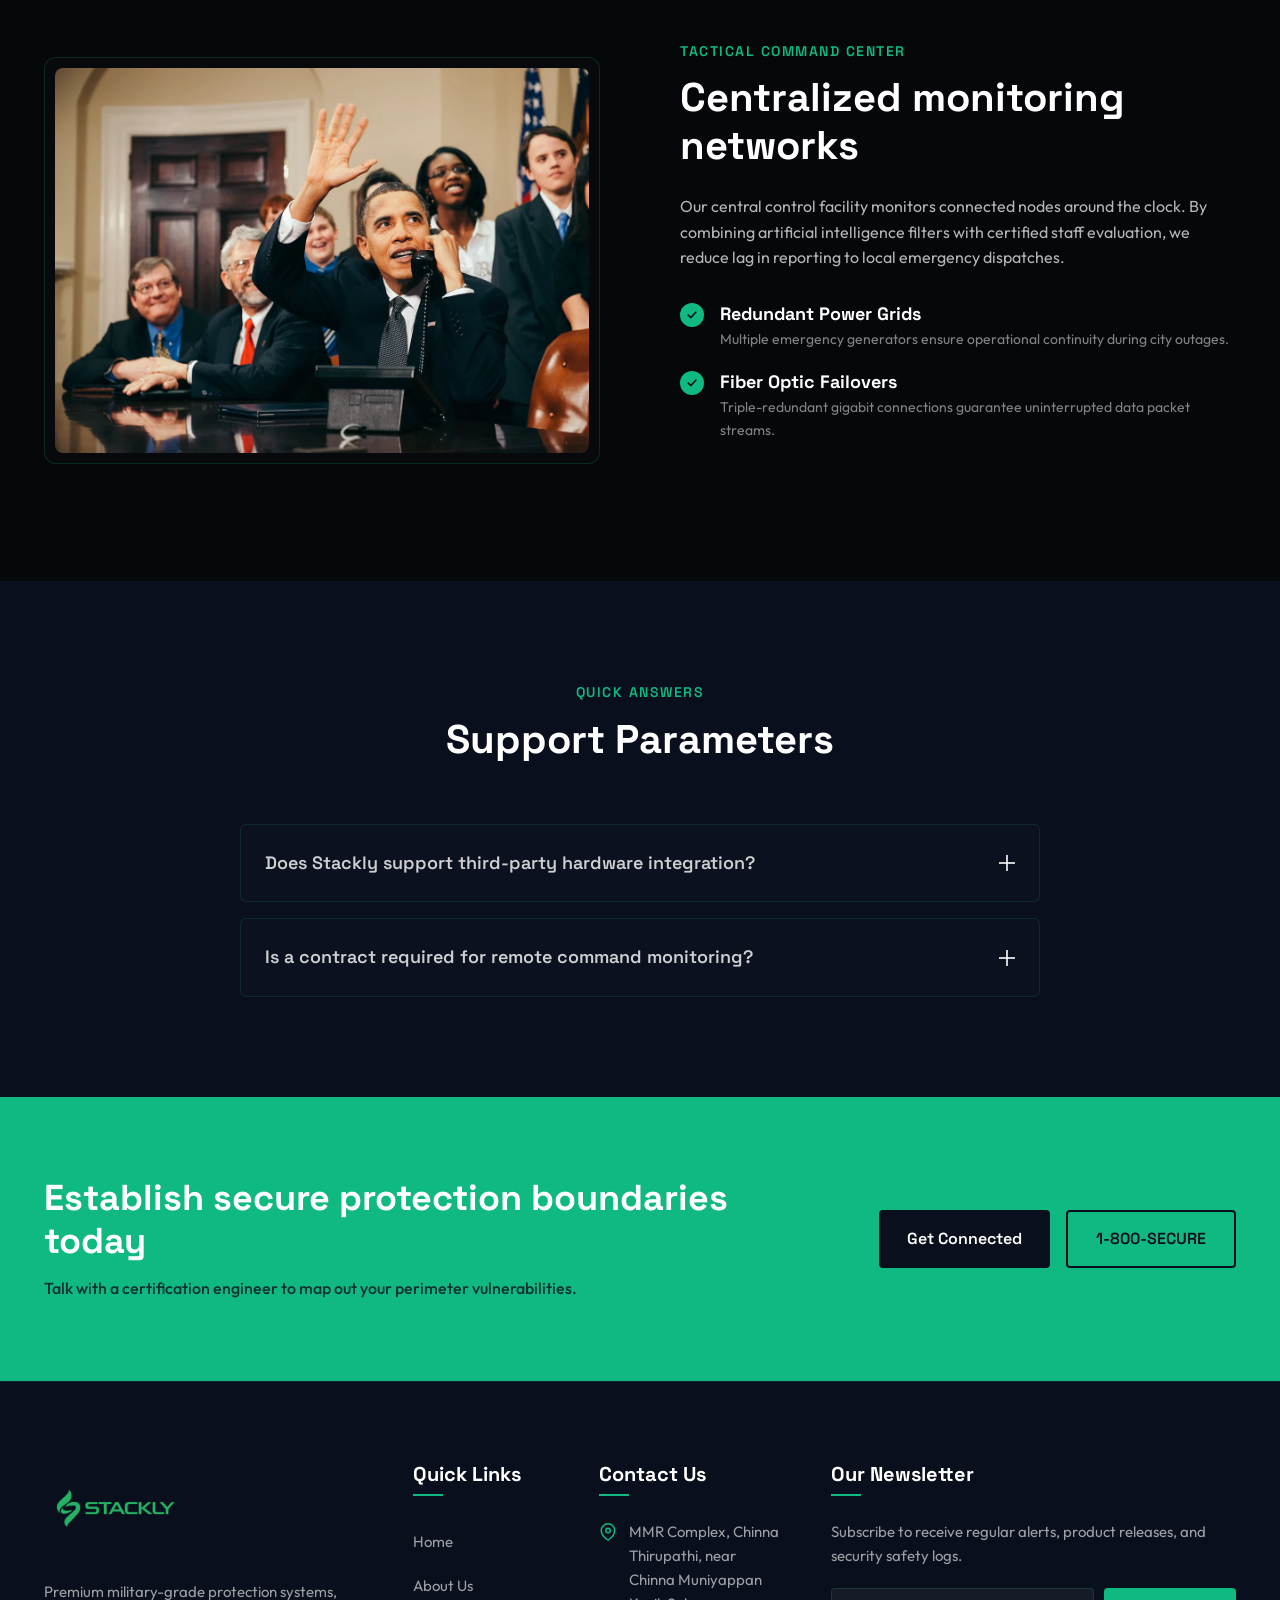
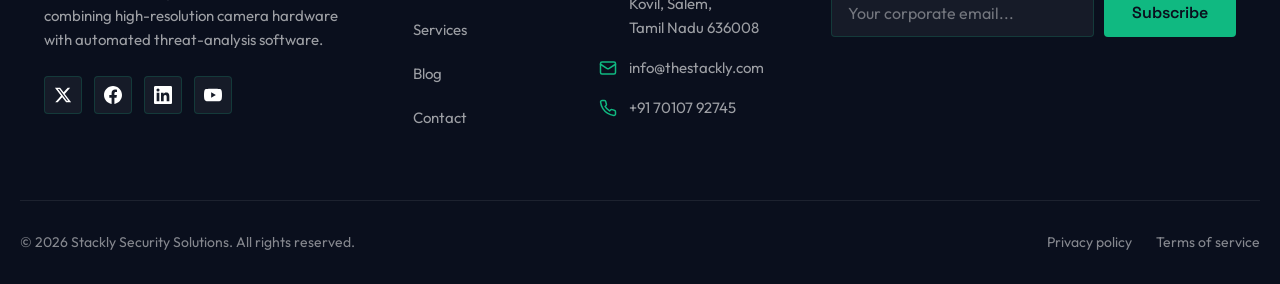
<file: about.html>
<!DOCTYPE html>
<html lang="en">
<head>
  <meta charset="UTF-8">
  <meta name="viewport" content="width=device-width, initial-scale=1.0">
  <title>About Us | Stackly Smart Security Solutions</title>
  <meta name="description" content="Learn more about Stackly. Discover our history, mission, core safety values, certified team of security specialists, and compliance metrics.">
  <link rel="stylesheet" href="css/style.css">
</head>
<body class="dark-theme">

  <!-- Header -->
  <header class="site-header">
    <div class="container header-container">
      <a href="index.html" class="logo">
        <img src="images/logo.webp" alt="Stackly Logo">
      </a>

      <!-- Navigation -->
      <nav class="nav-menu" id="nav-menu">
        <a href="index.html" class="nav-link">Home</a>
        <a href="about.html" class="nav-link active">About</a>
        <a href="service.html" class="nav-link">Services</a>
        <a href="blog.html" class="nav-link">Blog</a>
        <a href="contact.html" class="nav-link">Contact</a>
        <div class="nav-drawer-cta">
          <a href="signin.html" class="btn btn-primary" style="width:100%; justify-content:center; margin-top:4px;">Sign In</a>
        </div>
      </nav>

      <div class="header-actions">
         <a href="signin.html" class="btn btn-primary">Sign In</a>
        <div class="mobile-toggle" id="mobile-toggle">
          <span></span>
          <span></span>
          <span></span>
        </div>
      </div>
    </div>
  </header>

  <!-- Section 1: Subpage Hero -->
  <section class="subpage-hero">
    <div class="cyber-grid"></div>
    <div class="container">
      <h1>About Stackly</h1>
      <div class="breadcrumbs">
        <a href="index.html">Home</a>
        <span class="separator">//</span>
        <span class="current">About Us</span>
      </div>
    </div>
  </section>

  <!-- Section 2: Vision & Mission -->
  <section class="about-section">
    <div class="container section-grid">
      <div class="about-content reveal-left">
        <span class="section-tag">Our Mandate</span>
        <h2 class="section-title">Redefining safety parameters with smart technology</h2>
        <p class="section-desc">Stackly was established in 2014 with a clear purpose: to bridge the gap between static camera recordings and active, real-time threat prevention.</p>
        <p class="section-desc" style="margin-top: -15px;">We believe security shouldn't be reactive. Simply viewing footage of an incident after it occurred is a failure of system architecture. By deploying artificial intelligence analytics at the edge, we identify potential intrusions, dispatch responders, and alert owners in real time.</p>
        
        <div class="about-features">
          <div class="about-feat-item">
            <div class="about-feat-icon">✓</div>
            <div class="about-feat-text">
              <h4>Active Proactive Stance</h4>
              <p>We build systems that intervene, scare off intruders, and notify law enforcement within seconds.</p>
            </div>
          </div>
          <div class="about-feat-item">
            <div class="about-feat-icon">✓</div>
            <div class="about-feat-text">
              <h4>Technological Prowess</h4>
              <p>Our engineers routinely push updates to on-site servers, improving AI accuracy thresholds continuously.</p>
            </div>
          </div>
        </div>
      </div>

      <div class="about-visual reveal-right">
        <div class="about-img-box">
          <img src="images/about1.webp" alt="Active threat detection operations center">
        </div>
      </div>
    </div>
  </section>

  <!-- Section 3: Core Values -->
  <section class="process-section">
    <div class="container">
      <div class="process-header reveal-up">
        <span class="section-tag">Operational Philosophy</span>
        <h2 class="section-title">The principles that guide our shield</h2>
      </div>

      <div class="features-grid">
        <!-- Value 1 -->
        <div class="feature-card reveal-up">
          <div class="feature-icon-wrapper"><svg width="28" height="28" viewBox="0 0 24 24" fill="none" stroke="currentColor" stroke-width="2" stroke-linecap="round" stroke-linejoin="round"><path d="M2 12s3-7 10-7 10 7 10 7-3 7-10 7-10-7-10-7z"/><circle cx="12" cy="12" r="3"/></svg></div>
          <h3>Absolute Vigilance</h3>
          <p>Security is a non-stop commitment. We maintain 100% server uptime and continuous operational readiness across all network hubs.</p>
        </div>

        <!-- Value 2 -->
        <div class="feature-card reveal-up" style="transition-delay: 0.1s;">
          <div class="feature-icon-wrapper"><svg width="28" height="28" viewBox="0 0 24 24" fill="none" stroke="currentColor" stroke-width="2" stroke-linecap="round" stroke-linejoin="round"><rect x="3" y="11" width="18" height="11" rx="2" ry="2"/><path d="M7 11V7a5 5 0 0 1 10 0v4"/></svg></div>
          <h3>Integrity First</h3>
          <p>Your video feeds are encrypted at the edge. We respect absolute confidentiality and maintain rigid security controls over all customer metadata.</p>
        </div>

        <!-- Value 3 -->
        <div class="feature-card reveal-up" style="transition-delay: 0.2s;">
          <div class="feature-icon-wrapper"><svg width="28" height="28" viewBox="0 0 24 24" fill="none" stroke="currentColor" stroke-width="2" stroke-linecap="round" stroke-linejoin="round"><polygon points="13 2 3 14 12 14 11 22 21 10 12 10 13 2"/></svg></div>
          <h3>Rapid Action</h3>
          <p>Technology is only as good as its deployment. We guarantee immediate responder notifications and real-time support during critical alerts.</p>
        </div>
      </div>
    </div>
  </section>

  <!-- Section 4: Meet The Team -->
  <section class="team-section" style="background-color: var(--color-dark); padding: 100px 0;">
      <div class="container">
        <div class="services-header reveal-up">
          <span class="section-tag">Vetted Experts</span>
          <h2 class="section-title" style="color: var(--color-white);">Led by defense and technology veterans</h2>
        </div>

        <div class="team-grid">
          <!-- Member 1 -->
          <div class="team-card reveal-up">
            <div class="team-img-box">
              <img src="images/about2.webp" alt="Arthur Pendelton">
            </div>
            <div class="team-info">
              <h4>Arthur Pendelton</h4>
              <p>CEO &amp; Founder</p>
            </div>
          </div>

          <!-- Member 2 -->
          <div class="team-card reveal-up" style="transition-delay: 0.1s;">
            <div class="team-img-box">
              <img src="images/samantha.webp" alt="Samantha Wright">
            </div>
            <div class="team-info">
              <h4>Samantha Wright</h4>
              <p>Chief Security Architect</p>
            </div>
          </div>

          <!-- Member 3 -->
          <div class="team-card reveal-up" style="transition-delay: 0.2s;">
            <div class="team-img-box">
              <img src="images/david.webp" alt="David Miller">
            </div>
            <div class="team-info">
              <h4>David Miller</h4>
              <p>Head of Hardware Systems</p>
            </div>
          </div>

          <!-- Member 4 -->
          <div class="team-card reveal-up" style="transition-delay: 0.3s;">
            <div class="team-img-box">
              <img src="images/elena.webp" alt="Elena Rostova">
            </div>
            <div class="team-info">
              <h4>Elena Rostova</h4>
              <p>Director of Command Center</p>
            </div>
          </div>
        </div>
      </div>
  </section>

  <!-- Section 5: Certifications & Compliance -->
  <section class="process-section">
    <div class="container">
      <div class="process-header reveal-up">
        <span class="section-tag">Rigid Standards</span>
        <h2 class="section-title">Vetted, certified, and fully compliant</h2>
      </div>

      <div class="stats-grid">
        <div class="stat-item" style="border: 1px solid rgba(var(--color-dark-rgb), 0.1); padding: 30px; border-radius: 8px;">
          <h3 style="font-size: 24px; color: var(--color-accent); margin-bottom: 12px;">ISO 27001</h3>
          <p style="font-size: 13px;">Information Security Management Certified</p>
        </div>
        <div class="stat-item" style="border: 1px solid rgba(var(--color-dark-rgb), 0.1); padding: 30px; border-radius: 8px;">
          <h3 style="font-size: 24px; color: var(--color-accent); margin-bottom: 12px;">UL Listed</h3>
          <p style="font-size: 13px;">Underwriters Laboratories Hardware Standards</p>
        </div>
        <div class="stat-item" style="border: 1px solid rgba(var(--color-dark-rgb), 0.1); padding: 30px; border-radius: 8px;">
          <h3 style="font-size: 24px; color: var(--color-accent); margin-bottom: 12px;">NDAA</h3>
          <p style="font-size: 13px;">National Defense Authorization Act Compliant</p>
        </div>
        <div class="stat-item" style="border: 1px solid rgba(var(--color-dark-rgb), 0.1); padding: 30px; border-radius: 8px;">
          <h3 style="font-size: 24px; color: var(--color-accent); margin-bottom: 12px;">SIA</h3>
          <p style="font-size: 13px;">Active Member of Security Industry Association</p>
        </div>
      </div>
    </div>
  </section>

  <!-- Section 6: Operations & Command Room Details -->
  <section class="live-feed-section">
    <div class="container section-grid">
      <div class="about-visual reveal-left">
        <div class="about-img-box" style="border-color: rgba(var(--color-accent-rgb), 0.2);">
          <img src="images/about5.webp" alt="Central Monitoring Command center">
        </div>
      </div>

      <div class="about-content reveal-right">
        <span class="section-tag" style="color: var(--color-accent);">Tactical command center</span>
        <h2 class="section-title" style="color: var(--color-white);">Centralized monitoring networks</h2>
        <p class="section-desc" style="color: rgba(var(--color-white-rgb), 0.7);">Our central control facility monitors connected nodes around the clock. By combining artificial intelligence filters with certified staff evaluation, we reduce lag in reporting to local emergency dispatches.</p>
        
        <div class="about-features">
          <div class="about-feat-item">
            <div class="about-feat-icon">✓</div>
            <div class="about-feat-text">
              <h4 style="color: var(--color-white);">Redundant Power Grids</h4>
              <p style="color: rgba(var(--color-white-rgb), 0.5);">Multiple emergency generators ensure operational continuity during city outages.</p>
            </div>
          </div>
          <div class="about-feat-item">
            <div class="about-feat-icon">✓</div>
            <div class="about-feat-text">
              <h4 style="color: var(--color-white);">Fiber Optic Failovers</h4>
              <p style="color: rgba(var(--color-white-rgb), 0.5);">Triple-redundant gigabit connections guarantee uninterrupted data packet streams.</p>
            </div>
          </div>
        </div>
      </div>
    </div>
  </section>

  <!-- Section 7: FAQ Quick Accordion -->
  <section class="faq-section">
    <div class="container">
      <div class="services-header reveal-up">
        <span class="section-tag">Quick Answers</span>
        <h2 class="section-title">Support Parameters</h2>
      </div>

      <div class="faq-accordion reveal-up" style="max-width: 800px; margin: 0 auto;">
        <div class="faq-item">
          <div class="faq-question">
            Does Stackly support third-party hardware integration?
            <span class="faq-icon"></span>
          </div>
          <div class="faq-answer">
            <div class="faq-answer-inner">
              Yes. While we recommend our UL-listed cameras and control boards, our software platform utilizes standard ONVIF protocol specifications, enabling integration with existing modern IP security cameras.
            </div>
          </div>
        </div>

        <div class="faq-item">
          <div class="faq-question">
            Is a contract required for remote command monitoring?
            <span class="faq-icon"></span>
          </div>
          <div class="faq-answer">
            <div class="faq-answer-inner">
              Yes, our 24/7 proactive dispatch monitoring packages operate on a standard 12-month agreement. This contract locks in your monthly rate and covers continuous firmware updates, cloud backups, and regular physical diagnostic checks.
            </div>
          </div>
        </div>
      </div>
    </div>
  </section>

  <!-- Section 8: CTA Banner -->
  <section class="cta-banner">
    <div class="container cta-flex">
      <div class="cta-left">
        <h2>Establish secure protection boundaries today</h2>
        <p>Talk with a certification engineer to map out your perimeter vulnerabilities.</p>
      </div>
      <div class="cta-right">
        <a href="contact.html" class="btn btn-dark">Get Connected</a>
        <a href="404.html" class="btn btn-outline" style="border-color: var(--color-dark); color: var(--color-dark);">1-800-SECURE</a>
      </div>
    </div>
  </section>

  <!-- Footer -->
  <footer class="site-footer">
    <div class="container footer-top">
      <div class="footer-column footer-about">
        <a href="index.html" class="logo" style="margin-bottom: 20px;">
          <img src="images/logo.webp" alt="Stackly Logo">
        </a>
        <p>Premium military-grade protection systems, combining high-resolution camera hardware with automated threat-analysis software.</p>
        <div class="social-links">
          <a href="404.html" class="social-link" aria-label="X (Twitter)"><svg width="18" height="18" viewBox="0 0 24 24" fill="currentColor"><path d="M18.244 2.25h3.308l-7.227 8.26 8.502 11.24H16.17l-5.214-6.817L4.99 21.75H1.68l7.73-8.835L1.254 2.25H8.08l4.713 6.231zm-1.161 17.52h1.833L7.084 4.126H5.117z"/></svg></a>
          <a href="404.html" class="social-link" aria-label="Facebook"><svg width="18" height="18" viewBox="0 0 24 24" fill="currentColor"><path d="M24 12.073c0-6.627-5.373-12-12-12s-12 5.373-12 12c0 5.99 4.388 10.954 10.125 11.854v-8.385H7.078v-3.47h3.047V9.43c0-3.007 1.792-4.669 4.533-4.669 1.312 0 2.686.235 2.686.235v2.953H15.83c-1.491 0-1.956.925-1.956 1.874v2.25h3.328l-.532 3.47h-2.796v8.385C19.612 23.027 24 18.062 24 12.073z"/></svg></a>
          <a href="404.html" class="social-link" aria-label="LinkedIn"><svg width="18" height="18" viewBox="0 0 24 24" fill="currentColor"><path d="M20.447 20.452h-3.554v-5.569c0-1.328-.027-3.037-1.852-3.037-1.853 0-2.136 1.445-2.136 2.939v5.667H9.351V9h3.414v1.561h.046c.477-.9 1.637-1.85 3.37-1.85 3.601 0 4.267 2.37 4.267 5.455v6.286zM5.337 7.433a2.062 2.062 0 0 1-2.063-2.065 2.064 2.064 0 1 1 2.063 2.065zm1.782 13.019H3.555V9h3.564v11.452zM22.225 0H1.771C.792 0 0 .774 0 1.729v20.542C0 23.227.792 24 1.771 24h20.451C23.2 24 24 23.227 24 22.271V1.729C24 .774 23.2 0 22.222 0h.003z"/></svg></a>
          <a href="404.html" class="social-link" aria-label="YouTube"><svg width="18" height="18" viewBox="0 0 24 24" fill="currentColor"><path d="M23.498 6.186a3.016 3.016 0 0 0-2.122-2.136C19.505 3.545 12 3.545 12 3.545s-7.505 0-9.377.505A3.017 3.017 0 0 0 .502 6.186C0 8.07 0 12 0 12s0 3.93.502 5.814a3.016 3.016 0 0 0 2.122 2.136c1.871.505 9.376.505 9.376.505s7.505 0 9.377-.505a3.015 3.015 0 0 0 2.122-2.136C24 15.93 24 12 24 12s0-3.93-.502-5.814zM9.545 15.568V8.432L15.818 12l-6.273 3.568z"/></svg></a>
        </div>
      </div>

      <div class="footer-column footer-quick-links">
        <h3>Quick Links</h3>
        <ul class="quick-links-list">
          <li class="quick-link-item" style="animation-delay: 0s;"><a href="index.html" class="quick-link">Home</a></li>
          <li class="quick-link-item" style="animation-delay: 0.05s;"><a href="about.html" class="quick-link">About Us</a></li>
          <li class="quick-link-item" style="animation-delay: 0.1s;"><a href="service.html" class="quick-link">Services</a></li>
          <li class="quick-link-item" style="animation-delay: 0.15s;"><a href="blog.html" class="quick-link">Blog</a></li>
          <li class="quick-link-item" style="animation-delay: 0.2s;"><a href="contact.html" class="quick-link">Contact</a></li>
        </ul>
      </div>

      <div class="footer-column">
        <h3>Contact Us</h3>
        <div class="footer-contact-list">
          <div class="footer-contact-item">
            <span class="icon"><svg width="18" height="18" viewBox="0 0 24 24" fill="none" stroke="currentColor" stroke-width="2" stroke-linecap="round" stroke-linejoin="round"><path d="M21 10c0 7-9 13-9 13s-9-6-9-13a9 9 0 0 1 18 0z"/><circle cx="12" cy="10" r="3"/></svg></span>
            <span>MMR Complex, Chinna Thirupathi, near Chinna Muniyappan Kovil, Salem,<br> Tamil Nadu 636008</span>
          </div>
          <div class="footer-contact-item">
            <span class="icon"><svg width="18" height="18" viewBox="0 0 24 24" fill="none" stroke="currentColor" stroke-width="2" stroke-linecap="round" stroke-linejoin="round"><rect x="2" y="4" width="20" height="16" rx="2"/><path d="m22 7-8.97 5.7a1.94 1.94 0 0 1-2.06 0L2 7"/></svg></span>
            <span>info@thestackly.com</span>
          </div>
          <div class="footer-contact-item">
            <span class="icon"><svg width="18" height="18" viewBox="0 0 24 24" fill="none" stroke="currentColor" stroke-width="2" stroke-linecap="round" stroke-linejoin="round"><path d="M22 16.92v3a2 2 0 0 1-2.18 2 19.79 19.79 0 0 1-8.63-3.07 19.5 19.5 0 0 1-6-6 19.79 19.79 0 0 1-3.07-8.67A2 2 0 0 1 4.11 2h3a2 2 0 0 1 2 1.72c.127.96.361 1.903.7 2.81a2 2 0 0 1-.45 2.11L8.09 9.91a16 16 0 0 0 6 6l1.27-1.27a2 2 0 0 1 2.11-.45c.907.339 1.85.573 2.81.7A2 2 0 0 1 22 16.92z"/></svg></span>
            <span>+91 70107 92745</span>
          </div>
        </div>
      </div>

      <div class="footer-column">
        <h3>Our Newsletter</h3>
        <p class="footer-newsletter-desc">Subscribe to receive regular alerts, product releases, and security safety logs.</p>
        <form class="newsletter-form" onsubmit="event.preventDefault(); window.location.href='404.html';">
          <input type="email" placeholder="Your corporate email..." required>
          <button type="submit" class="btn btn-primary">Subscribe</button>
        </form>
      </div>
    </div>

    <div class="container footer-bottom">
      <div>&copy; 2026 Stackly Security Solutions. All rights reserved.</div>
      <div class="footer-links">
        <a href="404.html" class="footer-link">Privacy policy</a>
        <a href="404.html" class="footer-link">Terms of service</a>
      </div>
    </div>
  </footer>

  <!-- Floating Scroll Progress Button -->
  <div class="scroll-progress" id="scroll-progress">
    <svg class="progress-circle-svg" viewBox="0 0 44 44">
      <circle class="progress-circle-path" id="progress-path" cx="22" cy="22" r="20"></circle>
    </svg>
    <span class="scroll-progress-icon">↑</span>
  </div>

  <script src="js/script.js"></script>
</body>
</html>
</file>
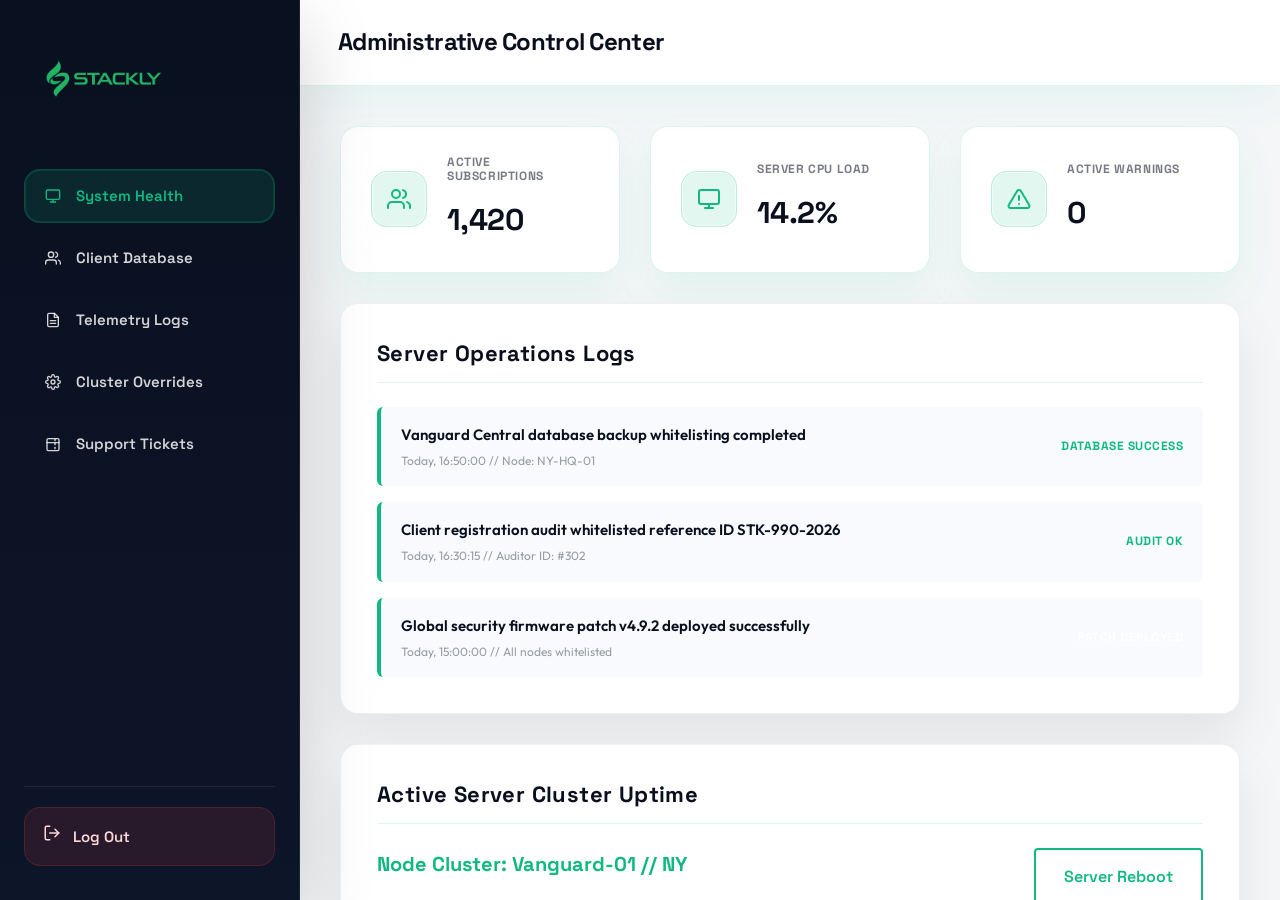
<file: admindashboard.html>
<!DOCTYPE html>
<html lang="en">
<head>
  <meta charset="UTF-8">
  <meta name="viewport" content="width=device-width, initial-scale=1.0">
  <title>Admin Staff Terminal | Stackly Smart Security Solutions</title>
  <meta name="description" content="Access the Stackly Admin Command Terminal to monitor client installations, system logs, whitelists, and database metrics.">
  <link rel="stylesheet" href="css/style.css">
  <style>
    /* Reset and set dashboard layouts */
    body.dashboard-body {
      margin: 0;
      padding: 0;
      overflow: hidden;
      background: radial-gradient(circle at 15% 10%, rgba(16, 185, 129, 0.14), transparent 28%),
                  radial-gradient(circle at 85% 30%, rgba(16, 185, 129, 0.08), transparent 22%),
                  #f4f6f8 !important;
      color: var(--color-dark) !important;
      min-height: 100vh;
      animation: pageFadeIn 0.9s ease both;
    }

    @keyframes pageFadeIn {
      from { opacity: 0; transform: translateY(14px); }
      to { opacity: 1; transform: translateY(0); }
    }

    @keyframes floatIn {
      from { opacity: 0; transform: translateY(18px) scale(0.985); }
      to { opacity: 1; transform: translateY(0) scale(1); }
    }

    .dashboard-stat-card,
    .dashboard-panel {
      animation: floatIn 0.8s ease both;
    }

    /* Mobile sidebar hamburger toggle button (hidden on desktop) */
    .mobile-sidebar-toggle {
      display: none;
      align-items: center;
      justify-content: center;
      width: 38px;
      height: 38px;
      background-color: rgba(255, 255, 255, 0.08);
      border: 1px solid rgba(255, 255, 255, 0.12);
      border-radius: 8px;
      cursor: pointer;
      flex-shrink: 0;
      margin-left: 16px;
    }
    .mobile-sidebar-toggle span {
      display: block;
      width: 18px;
      height: 2px;
      background-color: #ffffff;
      border-radius: 2px;
      position: relative;
    }
    .mobile-sidebar-toggle span::before,
    .mobile-sidebar-toggle span::after {
      content: '';
      display: block;
      width: 18px;
      height: 2px;
      background-color: #ffffff;
      border-radius: 2px;
      position: absolute;
      left: 0;
    }
    .mobile-sidebar-toggle span::before { top: -6px; }
    .mobile-sidebar-toggle span::after  { top: 6px; }

    .dash-layout {
      display: grid;
      grid-template-columns: 300px 1fr;
      min-height: 100vh;
      width: 100vw;
      overflow: hidden;
      gap: 0;
      padding: 0;
      position: relative;
    }

    /* Hide the site-header and hero sections completely */
    .site-header, .subpage-hero {
      display: none !important;
    }

    /* Sidebar container styling (dark) */
    .dash-sidebar-container {
      background: linear-gradient(180deg, #09101f 0%, #0d1528 100%) !important;
      border: none !important;
      border-right: 1px solid rgba(255, 255, 255, 0.08) !important;
      padding: 34px 24px !important;
      color: var(--color-white) !important;
      min-height: 100vh !important;
      position: relative !important;
      display: flex !important;
      flex-direction: column !important;
      z-index: 100 !important;
      box-shadow: 0 24px 70px rgba(0, 0, 0, 0.18);
    }

    .sidebar-logo {
      margin-bottom: 40px;
      padding-left: 10px;
    }

    .sidebar-logo img {
      height: 95px;
      width: auto;
    }

    .dash-nav-menu {
      display: flex;
      flex-direction: column;
      gap: 8px;
      flex-grow: 1;
    }

    .dash-nav-btn {
      display: flex;
      align-items: center;
      gap: 15px;
      padding: 14px 20px;
      border-radius: 16px;
      font-family: var(--font-heading);
      font-weight: 600;
      font-size: 15px;
      color: rgba(255, 255, 255, 0.82) !important;
      cursor: pointer;
      transition: all var(--transition-fast);
      text-decoration: none;
      background: transparent;
      border: 1px solid transparent;
    }

    .dash-nav-btn:hover {
      background-color: rgba(255, 255, 255, 0.08) !important;
      color: var(--color-white) !important;
      border-color: rgba(255, 255, 255, 0.15) !important;
    }

    .dash-nav-btn.active {
      background-color: rgba(16, 185, 129, 0.14) !important;
      color: var(--color-accent) !important;
      border-color: rgba(16, 185, 129, 0.22) !important;
      box-shadow: inset 0 0 0 1px rgba(16, 185, 129, 0.18);
    }

    .sidebar-footer {
      margin-top: auto;
      border-top: 1px solid rgba(255, 255, 255, 0.08);
      padding-top: 20px;
    }

    .logout-btn {
      display: flex;
      align-items: center;
      gap: 12px;
      color: #fed7d7 !important;
      font-family: var(--font-heading);
      font-weight: 600;
      font-size: 15px;
      padding: 14px 18px;
      border-radius: 16px;
      transition: all var(--transition-fast);
      cursor: pointer;
      text-decoration: none;
      background: rgba(239, 68, 68, 0.12);
      border: 1px solid rgba(239, 68, 68, 0.18);
    }

    .logout-btn:hover {
      background-color: rgba(239, 68, 68, 0.2);
    }

    /* Main Area Container */
    .dash-main-area {
      background-color: #f4f6f8 !important;
      height: 100vh;
      display: flex;
      flex-direction: column;
      overflow: hidden;
      padding: 0 !important;
    }

    /* Top Header inside main area */
    .dash-header {
      height: 86px;
      background: rgba(255, 255, 255, 0.96);
      border-bottom: 1px solid rgba(16, 185, 129, 0.14);
      display: flex;
      align-items: center;
      justify-content: space-between;
      padding: 0 38px;
      flex-shrink: 0;
      width: 100%;
      backdrop-filter: blur(14px);
      box-shadow: 0 16px 40px rgba(16, 185, 129, 0.06);
      position: sticky;
      top: 0;
      z-index: 50;
    }

    .dash-header-title {
      font-size: 24px;
      font-weight: 800;
      color: var(--color-dark) !important;
      font-family: var(--font-heading);
      margin: 0;
      letter-spacing: -0.03em;
    }

    .dash-content-body {
      flex-grow: 1;
      overflow-y: auto;
      padding: 44px 40px 54px;
      width: 100%;
    }

    /* User Profile Chip */
    .user-profile-chip {
      display: flex;
      align-items: center;
      gap: 12px;
      padding: 6px 16px;
      border-radius: 50px;
      background-color: rgba(10, 15, 29, 0.03);
      border: 1px solid rgba(0, 0, 0, 0.05);
    }

    .profile-avatar {
      width: 36px;
      height: 36px;
      border-radius: 50%;
      background: #d1b894;
      color: #ffffff;
      display: flex;
      align-items: center;
      justify-content: center;
      font-family: var(--font-heading);
      font-weight: 700;
      font-size: 14px;
    }

    .profile-info {
      display: flex;
      flex-direction: column;
      line-height: 1.2;
      text-align: left;
    }

    .profile-email {
      font-family: var(--font-heading);
      font-size: 14px;
      font-weight: 600;
      color: var(--color-dark) !important;
    }

    .profile-role {
      font-size: 11px;
      color: rgba(10, 15, 29, 0.5) !important;
      font-weight: 500;
    }

    /* Scrollable Area below header */
    .dash-content-body {
      flex-grow: 1;
      overflow-y: auto;
      padding: 40px;
      width: 100%;
    }

    /* Cards & Panel Overrides for Light Theme Dashboard */
    .dashboard-stat-card {
      background: linear-gradient(180deg, rgba(255, 255, 255, 0.98), #ffffff 95%) !important;
      border: 1px solid rgba(16, 185, 129, 0.15) !important;
      border-radius: 18px !important;
      padding: 28px 30px !important;
      box-shadow: 0 20px 40px rgba(16, 185, 129, 0.08) !important;
      color: var(--color-dark) !important;
      display: flex;
      align-items: center;
      gap: 20px;
      transition: transform 0.35s ease, box-shadow 0.35s ease, border-color 0.35s ease;
      overflow: hidden;
      position: relative;
    }

    .dashboard-stat-card:hover {
      transform: translateY(-4px);
      box-shadow: 0 26px 60px rgba(16, 185, 129, 0.16) !important;
      border-color: rgba(16, 185, 129, 0.22) !important;
    }

    .dashboard-stat-card h4 {
      color: rgba(10, 15, 29, 0.55) !important;
      font-size: 12px !important;
      text-transform: uppercase !important;
      letter-spacing: 0.6px !important;
      margin-bottom: 8px !important;
      font-weight: 700 !important;
    }

    .dashboard-stat-icon {
      width: 56px;
      height: 56px;
      min-width: 56px;
      background-color: rgba(16, 185, 129, 0.12);
      border-radius: 16px;
      display: flex;
      align-items: center;
      justify-content: center;
      color: var(--color-accent);
      font-size: 22px;
      border: 1px solid rgba(16, 185, 129, 0.18);
      box-shadow: inset 0 0 0 1px rgba(255, 255, 255, 0.5);
    }

    .dashboard-stat-info {
      display: flex;
      flex-direction: column;
      gap: 4px;
    }

    .dashboard-stat-value {
      color: var(--color-dark) !important;
      font-size: 30px !important;
      font-weight: 800 !important;
      margin-top: 0 !important;
      letter-spacing: -0.02em;
    }

    .dashboard-panel {
      background-color: #ffffff !important;
      border: 1px solid rgba(0, 0, 0, 0.06) !important;
      border-radius: 18px !important;
      padding: 36px !important;
      box-shadow: 0 24px 50px rgba(0, 0, 0, 0.08) !important;
      color: var(--color-dark) !important;
      transition: transform 0.35s ease, box-shadow 0.35s ease;
    }

    .dashboard-panel:hover {
      transform: translateY(-4px);
      box-shadow: 0 32px 60px rgba(0, 0, 0, 0.12) !important;
    }

    .panel-title {
      font-size: 22px !important;
      font-weight: 800 !important;
      color: var(--color-dark) !important;
      margin-bottom: 24px !important;
      border-bottom: 1px solid rgba(16, 185, 129, 0.14) !important;
      padding-bottom: 16px !important;
      letter-spacing: 0.4px;
    }

    .db-table-wrapper {
      background-color: #ffffff !important;
      border: 1px solid rgba(0, 0, 0, 0.06) !important;
      border-radius: 8px !important;
      overflow: hidden;
    }

    .db-table {
      width: 100%;
      border-collapse: collapse;
      margin-top: 0 !important;
    }

    .db-table th {
      background-color: rgba(10, 15, 29, 0.02) !important;
      color: var(--color-dark) !important;
      font-weight: 600 !important;
      border-bottom: 1px solid rgba(0, 0, 0, 0.06) !important;
    }

    .db-table td {
      border-bottom: 1px solid rgba(0, 0, 0, 0.06) !important;
      color: rgba(10, 15, 29, 0.75) !important;
    }

    .db-table tr:hover td {
      background-color: rgba(10, 15, 29, 0.01) !important;
    }

    .badge-status {
      font-family: var(--font-heading);
      font-weight: 700;
      font-size: 11px;
      padding: 4px 10px;
      border-radius: 50px;
      text-transform: uppercase;
    }

    .badge-active {
      background-color: rgba(16, 185, 129, 0.15) !important;
      color: var(--color-accent) !important;
    }

    .badge-pending {
      background-color: rgba(10, 15, 29, 0.08) !important;
      color: var(--color-dark) !important;
    }

    .form-control {
      background-color: #ffffff !important;
      border: 1px solid rgba(0, 0, 0, 0.12) !important;
      color: var(--color-dark) !important;
      border-radius: 6px !important;
      padding: 12px 16px !important;
    }

    .dash-tab-content {
      display: none;
    }
    .dash-tab-content.active {
      display: block;
    }

    /* Live support hotline CTA in dashboard style */
    .live-feed-section {
      background-color: #ffffff !important;
      border: 1px solid rgba(0, 0, 0, 0.06) !important;
      border-radius: 12px !important;
      padding: 40px !important;
      box-shadow: 0 4px 20px rgba(0, 0, 0, 0.015) !important;
      color: var(--color-dark) !important;
      margin-top: 40px !important;
    }

    .live-feed-section h2 {
      color: var(--color-dark) !important;
    }

    .live-feed-section p {
      color: rgba(10, 15, 29, 0.6) !important;
    }

    /* ── Mobile Responsive Layout ─────────────────────────────── */
    @media (max-width: 992px) {

      /* Body can now scroll vertically on mobile */
      body.dashboard-body {
        overflow-y: auto !important;
        height: auto !important;
      }

      /* Stack sidebar above content */
      .dash-layout {
        grid-template-columns: 1fr !important;
        height: auto !important;
        overflow: visible !important;
        display: flex !important;
        flex-direction: column !important;
      }

      /* Sidebar becomes a compact horizontal nav strip */
      .dash-sidebar-container {
        height: auto !important;
        width: 100% !important;
        min-height: unset !important;
        position: relative !important;
        border-right: none !important;
        border-bottom: 1px solid rgba(255, 255, 255, 0.1) !important;
        padding: 16px 20px !important;
        flex-direction: row !important;
        align-items: center !important;
        flex-wrap: wrap !important;
        gap: 8px !important;
        box-shadow: 0 2px 12px rgba(0,0,0,0.25) !important;
      }

      /* Logo at the left of the mobile nav strip */
      .sidebar-logo {
        margin-bottom: 0 !important;
        margin-right: auto;
        padding-left: 0 !important;
        flex-shrink: 0;
      }

      /* Nav buttons become a horizontal scrollable strip */
      .dash-nav-menu {
        display: flex !important;
        flex-direction: row !important;
        gap: 6px !important;
        flex-grow: 0 !important;
        overflow-x: auto;
        -webkit-overflow-scrolling: touch;
        scrollbar-width: none;
        width: 100%;
        margin-top: 12px;
        padding-bottom: 4px;
      }
      .dash-nav-menu::-webkit-scrollbar { display: none; }

      .dash-nav-btn {
        padding: 8px 14px !important;
        font-size: 12px !important;
        border-radius: 50px !important;
        white-space: nowrap !important;
        flex-shrink: 0 !important;
        gap: 6px !important;
        border: 1px solid rgba(255, 255, 255, 0.08);
      }

      /* Sidebar footer (logout) — inline at right */
      .sidebar-footer {
        margin-top: 0 !important;
        border-top: none !important;
        padding-top: 0 !important;
        flex-shrink: 0;
      }

      .logout-btn {
        padding: 8px 14px !important;
        font-size: 12px !important;
        border-radius: 50px !important;
        border: 1px solid rgba(239, 68, 68, 0.25) !important;
        white-space: nowrap;
      }

      /* Main area — full height auto */
      .dash-main-area {
        height: auto !important;
        overflow: visible !important;
        display: block !important;
      }

      /* Header inside main area */
      .dash-header {
        padding: 0 20px !important;
        height: 64px !important;
      }

      .dash-header-title {
        font-size: 16px !important;
      }

      .user-profile-chip {
        display: none !important;
      }

      /* Scrollable content body */
      .dash-content-body {
        padding: 20px !important;
        height: auto !important;
        overflow: visible !important;
      }

      /* Stat cards — 1 column on mobile */
      .dashboard-grid-3 {
        grid-template-columns: 1fr !important;
        gap: 16px !important;
      }

      /* Tables — allow horizontal scroll */
      .db-table-wrapper {
        overflow-x: auto !important;
      }
    }

    @media (max-width: 600px) {
      .dashboard-grid-3 {
        grid-template-columns: 1fr !important;
      }
    }
  </style>
</head>
<body class="dashboard-body">

  <div class="dash-layout">
    
    <!-- Dashboard Sidebar -->
    <div class="dash-sidebar-container reveal-left">
      <div class="sidebar-logo">
        <a href="index.html" class="logo">
          <img src="images/logo.webp" alt="Stackly Logo">
        </a>
      </div>
      <div class="dash-nav-menu">
        <div class="dash-nav-btn active" onclick="switchTab('health')"><svg width="16" height="16" viewBox="0 0 24 24" fill="none" stroke="currentColor" stroke-width="2" stroke-linecap="round" stroke-linejoin="round"><rect x="2" y="3" width="20" height="14" rx="2" ry="2"/><line x1="8" y1="21" x2="16" y2="21"/><line x1="12" y1="17" x2="12" y2="21"/></svg> System Health</div>
        <div class="dash-nav-btn" onclick="switchTab('clients')"><svg width="16" height="16" viewBox="0 0 24 24" fill="none" stroke="currentColor" stroke-width="2" stroke-linecap="round" stroke-linejoin="round"><path d="M17 21v-2a4 4 0 0 0-4-4H5a4 4 0 0 0-4 4v2"/><circle cx="9" cy="7" r="4"/><path d="M23 21v-2a4 4 0 0 0-3-3.87"/><path d="M16 3.13a4 4 0 0 1 0 7.75"/></svg> Client Database</div>
        <div class="dash-nav-btn" onclick="switchTab('telemetry')"><svg width="16" height="16" viewBox="0 0 24 24" fill="none" stroke="currentColor" stroke-width="2" stroke-linecap="round" stroke-linejoin="round"><path d="M14 2H6a2 2 0 0 0-2 2v16a2 2 0 0 0 2 2h12a2 2 0 0 0 2-2V8z"/><polyline points="14 2 14 8 20 8"/><line x1="16" y1="13" x2="8" y2="13"/><line x1="16" y1="17" x2="8" y2="17"/></svg> Telemetry Logs</div>
        <div class="dash-nav-btn" onclick="switchTab('overrides')"><svg width="16" height="16" viewBox="0 0 24 24" fill="none" stroke="currentColor" stroke-width="2" stroke-linecap="round" stroke-linejoin="round"><circle cx="12" cy="12" r="3"/><path d="M19.4 15a1.65 1.65 0 0 0 .33 1.82l.06.06a2 2 0 0 1 0 2.83 2 2 0 0 1-2.83 0l-.06-.06a1.65 1.65 0 0 0-1.82-.33 1.65 1.65 0 0 0-1 1.51V21a2 2 0 0 1-2 2 2 2 0 0 1-2-2v-.09A1.65 1.65 0 0 0 9 19.4a1.65 1.65 0 0 0-1.82.33l-.06.06a2 2 0 0 1-2.83 0 2 2 0 0 1 0-2.83l.06-.06A1.65 1.65 0 0 0 4.68 15a1.65 1.65 0 0 0-1.51-1H3a2 2 0 0 1-2-2 2 2 0 0 1 2-2h.09A1.65 1.65 0 0 0 4.6 9a1.65 1.65 0 0 0-.33-1.82l-.06-.06a2 2 0 0 1 0-2.83 2 2 0 0 1 2.83 0l.06.06A1.65 1.65 0 0 0 9 4.68a1.65 1.65 0 0 0 1-1.51V3a2 2 0 0 1 2-2 2 2 0 0 1 2 2v.09a1.65 1.65 0 0 0 1 1.51 1.65 1.65 0 0 0 1.82-.33l.06-.06a2 2 0 0 1 2.83 0 2 2 0 0 1 0 2.83l-.06.06A1.65 1.65 0 0 0 19.4 9a1.65 1.65 0 0 0 1.51 1H21a2 2 0 0 1 2 2 2 2 0 0 1-2 2h-.09a1.65 1.65 0 0 0-1.51 1z"/></svg> Cluster Overrides</div>
        <div class="dash-nav-btn" onclick="switchTab('tickets')"><svg width="16" height="16" viewBox="0 0 24 24" fill="none" stroke="currentColor" stroke-width="2" stroke-linecap="round" stroke-linejoin="round"><path d="M15 5v2"/><path d="M15 11v2"/><path d="M15 17v2"/><rect x="3" y="4" width="18" height="18" rx="2" ry="2"/><line x1="3" y1="10" x2="21" y2="10"/></svg> Support Tickets</div>
      </div>
      <div class="sidebar-footer">
        <a href="signin.html" class="logout-btn" onclick="localStorage.removeItem('stackly_user_email'); localStorage.removeItem('stackly_user_role');">
          <span style="font-size:18px;"><svg width="18" height="18" viewBox="0 0 24 24" fill="none" stroke="currentColor" stroke-width="2" stroke-linecap="round" stroke-linejoin="round"><path d="M9 21H5a2 2 0 0 1-2-2V5a2 2 0 0 1 2-2h4"/><polyline points="16 17 21 12 16 7"/><line x1="21" y1="12" x2="9" y2="12"/></svg></span> Log Out
        </a>
      </div>
    </div>

    <!-- Main Panel area containing various sections -->
    <div class="dash-main-area reveal-right">
      
      <!-- Top Dashboard Header -->
      <header class="dash-header">
        <h2 class="dash-header-title">Administrative Control Center</h2>
        <div class="user-profile-chip" id="header-user-chip" style="display: none;">
          <div class="profile-avatar" id="header-user-initial">A</div>
          <div class="profile-info">
            <span class="profile-email" id="header-user-email">Loading...</span>
            <span class="profile-role" id="header-user-role">Terminal Admin</span>
          </div>
        </div>
      </header>

      <!-- Scrollable Area below header -->
      <div class="dash-content-body">
        
        <!-- SECTION 1: System Health (Overview) -->
        <div id="tab-health" class="dash-tab-content active">
          <div class="dashboard-grid-3" style="margin-bottom: 30px;">
            <div class="dashboard-stat-card">
              <div class="dashboard-stat-icon"><svg width="24" height="24" viewBox="0 0 24 24" fill="none" stroke="currentColor" stroke-width="2" stroke-linecap="round" stroke-linejoin="round"><path d="M17 21v-2a4 4 0 0 0-4-4H5a4 4 0 0 0-4 4v2"/><circle cx="9" cy="7" r="4"/><path d="M23 21v-2a4 4 0 0 0-3-3.87"/><path d="M16 3.13a4 4 0 0 1 0 7.75"/></svg></div>
              <div class="dashboard-stat-info">
                <h4>Active Subscriptions</h4>
                <div class="dashboard-stat-value">1,420</div>
              </div>
            </div>
            <div class="dashboard-stat-card">
              <div class="dashboard-stat-icon"><svg width="24" height="24" viewBox="0 0 24 24" fill="none" stroke="currentColor" stroke-width="2" stroke-linecap="round" stroke-linejoin="round"><rect x="2" y="3" width="20" height="14" rx="2" ry="2"/><line x1="8" y1="21" x2="16" y2="21"/><line x1="12" y1="17" x2="12" y2="21"/></svg></div>
              <div class="dashboard-stat-info">
                <h4>Server CPU Load</h4>
                <div class="dashboard-stat-value" style="color: var(--color-accent);">14.2%</div>
              </div>
            </div>
            <div class="dashboard-stat-card">
              <div class="dashboard-stat-icon"><svg width="24" height="24" viewBox="0 0 24 24" fill="none" stroke="currentColor" stroke-width="2" stroke-linecap="round" stroke-linejoin="round"><path d="M10.29 3.86L1.82 18a2 2 0 0 0 1.71 3h16.94a2 2 0 0 0 1.71-3L13.71 3.86a2 2 0 0 0-3.42 0z"/><line x1="12" y1="9" x2="12" y2="13"/><line x1="12" y1="17" x2="12.01" y2="17"/></svg></div>
              <div class="dashboard-stat-info">
                <h4>Active Warnings</h4>
                <div class="dashboard-stat-value">0</div>
              </div>
            </div>
          </div>

          <div class="dashboard-panel" style="margin-bottom: 30px;">
            <h3 class="panel-title">Server Operations Logs</h3>
            <div class="activity-list">
              <div class="activity-item">
                <div class="activity-left">
                  <span class="activity-desc">Vanguard Central database backup whitelisting completed</span>
                  <span class="activity-time">Today, 16:50:00 // Node: NY-HQ-01</span>
                </div>
                <span class="activity-status">DATABASE SUCCESS</span>
              </div>
              <div class="activity-item">
                <div class="activity-left">
                  <span class="activity-desc">Client registration audit whitelisted reference ID STK-990-2026</span>
                  <span class="activity-time">Today, 16:30:15 // Auditor ID: #302</span>
                </div>
                <span class="activity-status">AUDIT OK</span>
              </div>
              <div class="activity-item" style="border-left-color: var(--color-accent);">
                <div class="activity-left">
                  <span class="activity-desc">Global security firmware patch v4.9.2 deployed successfully</span>
                  <span class="activity-time">Today, 15:00:00 // All nodes whitelisted</span>
                </div>
                <span class="activity-status" style="color: var(--color-white);">PATCH DEPLOYED</span>
              </div>
            </div>
          </div>

          <div class="dashboard-panel">
            <h3 class="panel-title">Active Server Cluster Uptime</h3>
            <div style="display: flex; justify-content: space-between; align-items: center; flex-wrap: wrap; gap: 20px;">
              <div>
                <h4 style="font-size: 20px; color: var(--color-accent);">Node Cluster: Vanguard-01 // NY</h4>
                <p style="font-size: 14px; color: rgba(var(--color-white-rgb), 0.6); margin-top: 4px;">Uptime: 345 Days 12 Hours // Network Link: 10 Gbps Duplex // Storage Capacity: 1.2 PB / 2.0 PB</p>
              </div>
              <div class="btn btn-outline" onclick="window.location.href='404.html';">Server Reboot</div>
            </div>
          </div>
        </div>

        <!-- SECTION 2: Client Database -->
        <div id="tab-clients" class="dash-tab-content">
          <div class="dashboard-panel" style="margin-bottom: 30px;">
            <h3 class="panel-title"><svg width="18" height="18" viewBox="0 0 24 24" fill="none" stroke="currentColor" stroke-width="2" stroke-linecap="round" stroke-linejoin="round"><path d="M17 21v-2a4 4 0 0 0-4-4H5a4 4 0 0 0-4 4v2"/><circle cx="9" cy="7" r="4"/><path d="M23 21v-2a4 4 0 0 0-3-3.87"/><path d="M16 3.13a4 4 0 0 1 0 7.75"/></svg> Client Database</h3>
            <p style="color: rgba(var(--color-white-rgb), 0.6); font-size: 14px; margin-bottom: 20px; line-height: 1.5;">Manage active subscribers profiles, contract tiers, and hardware system status links.</p>
            
            <div class="db-table-wrapper" style="margin-bottom: 20px;">
              <table class="db-table">
                <thead>
                  <tr>
                    <th>Client Name</th>
                    <th>Contract Reference ID</th>
                    <th>Plan Tier</th>
                    <th>System Status</th>
                    <th>Actions</th>
                  </tr>
                </thead>
                <tbody>
                  <tr>
                    <td>Apex Logistics</td>
                    <td>STK-440-2024</td>
                    <td>Enterprise Shield</td>
                    <td><span class="badge-status badge-active">Active</span></td>
                    <td><button class="btn btn-outline" style="padding: 6px 12px; font-size: 12px;" onclick="window.location.href='404.html';">Inspect</button></td>
                  </tr>
                  <tr>
                    <td>Innotech Corp</td>
                    <td>STK-112-2025</td>
                    <td>Enterprise Shield</td>
                    <td><span class="badge-status badge-active">Active</span></td>
                    <td><button class="btn btn-outline" style="padding: 6px 12px; font-size: 12px;" onclick="window.location.href='404.html';">Inspect</button></td>
                  </tr>
                  <tr>
                    <td>Arthur Chen</td>
                    <td>STK-990-2026</td>
                    <td>Business Safe</td>
                    <td><span class="badge-status badge-pending">Vetting</span></td>
                    <td><button class="btn btn-primary" style="padding: 6px 12px; font-size: 12px; color: var(--color-dark);" onclick="window.location.href='404.html';">Approve</button></td>
                  </tr>
                </tbody>
              </table>
            </div>

            <button class="btn btn-primary" onclick="window.location.href='404.html';">Add New Subscriber Client</button>
          </div>
        </div>

        <!-- SECTION 3: Telemetry Logs -->
        <div id="tab-telemetry" class="dash-tab-content">
          <div class="dashboard-panel" style="margin-bottom: 30px;">
            <h3 class="panel-title"><svg width="18" height="18" viewBox="0 0 24 24" fill="none" stroke="currentColor" stroke-width="2" stroke-linecap="round" stroke-linejoin="round"><path d="M14 2H6a2 2 0 0 0-2 2v16a2 2 0 0 0 2 2h12a2 2 0 0 0 2-2V8z"/><polyline points="14 2 14 8 20 8"/><line x1="16" y1="13" x2="8" y2="13"/><line x1="16" y1="17" x2="8" y2="17"/></svg> Telemetry Logs</h3>
            <p style="color: rgba(var(--color-white-rgb), 0.6); font-size: 14px; margin-bottom: 20px; line-height: 1.5;">Realtime telemetry package telemetry routing and node response logs. Diagnostic status stream of connected cameras and sensors.</p>
            
            <div class="activity-list" style="margin-bottom: 20px;">
              <div class="activity-item">
                <div class="activity-left">
                  <span class="activity-desc">[Telemetry] Node TX-ELP-02 ping packet received</span>
                  <span class="activity-time">Just now // Latency: 12ms // Signals: 100%</span>
                </div>
                <span class="activity-status" style="background-color: rgba(16,185,129,0.1); color: var(--color-accent);">ONLINE</span>
              </div>
              <div class="activity-item">
                <div class="activity-left">
                  <span class="activity-desc">[Firmware] Node CA-SF-09 whitelisted package handshake</span>
                  <span class="activity-time">3 mins ago // Build: STK-v4.9.2</span>
                </div>
                <span class="activity-status" style="background-color: rgba(16,185,129,0.1); color: var(--color-accent);">SYNCED</span>
              </div>
              <div class="activity-item">
                <div class="activity-left">
                  <span class="activity-desc">[Diagnostic] Camera Cam-02 (Server Room) thermal sensor normal</span>
                  <span class="activity-time">8 mins ago // Temp: 32°C // Status: OK</span>
                </div>
                <span class="activity-status" style="background-color: rgba(16,185,129,0.1); color: var(--color-accent);">NORMAL</span>
              </div>
              <div class="activity-item" style="border-left-color: #f59e0b;">
                <div class="activity-left">
                  <span class="activity-desc">[Latency Warning] Node FL-MIA-04 packet retry timeout</span>
                  <span class="activity-time">15 mins ago // Latency: 245ms // Retries: 2/5</span>
                </div>
                <span class="activity-status" style="background-color: rgba(245,158,11,0.1); color: #f59e0b;">LATENCY</span>
              </div>
            </div>

            <button class="btn btn-outline" onclick="window.location.href='404.html';">Export Logs Data</button>
          </div>
        </div>

        <!-- SECTION 4: Cluster Overrides -->
        <div id="tab-overrides" class="dash-tab-content">
          <div class="dashboard-panel" style="margin-bottom: 30px;">
            <h3 class="panel-title"><svg width="18" height="18" viewBox="0 0 24 24" fill="none" stroke="currentColor" stroke-width="2" stroke-linecap="round" stroke-linejoin="round"><circle cx="12" cy="12" r="3"/><path d="M19.4 15a1.65 1.65 0 0 0 .33 1.82l.06.06a2 2 0 0 1 0 2.83 2 2 0 0 1-2.83 0l-.06-.06a1.65 1.65 0 0 0-1.82-.33 1.65 1.65 0 0 0-1 1.51V21a2 2 0 0 1-2 2 2 2 0 0 1-2-2v-.09A1.65 1.65 0 0 0 9 19.4a1.65 1.65 0 0 0-1.82.33l-.06.06a2 2 0 0 1-2.83 0 2 2 0 0 1 0-2.83l.06-.06A1.65 1.65 0 0 0 4.68 15a1.65 1.65 0 0 0-1.51-1H3a2 2 0 0 1-2-2 2 2 0 0 1 2-2h.09A1.65 1.65 0 0 0 4.6 9a1.65 1.65 0 0 0-.33-1.82l-.06-.06a2 2 0 0 1 0-2.83 2 2 0 0 1 2.83 0l.06.06A1.65 1.65 0 0 0 9 4.68a1.65 1.65 0 0 0 1-1.51V3a2 2 0 0 1 2-2 2 2 0 0 1 2 2v.09a1.65 1.65 0 0 0 1 1.51 1.65 1.65 0 0 0 1.82-.33l.06-.06a2 2 0 0 1 2.83 0 2 2 0 0 1 0 2.83l-.06.06A1.65 1.65 0 0 0 19.4 9a1.65 1.65 0 0 0 1.51 1H21a2 2 0 0 1 2 2 2 2 0 0 1-2 2h-.09a1.65 1.65 0 0 0-1.51 1z"/></svg> Cluster Overrides</h3>
            <p style="color: rgba(var(--color-white-rgb), 0.6); font-size: 14px; margin-bottom: 20px; line-height: 1.5;">Apply node parameter policy overrides or override active security configurations manually.</p>
            
            <form onsubmit="event.preventDefault(); window.location.href='404.html';" style="margin-bottom: 25px;">
              <div class="form-grid">
                <div class="form-group">
                  <label for="p-firm">Cluster Firmware Deployment Mode</label>
                  <select id="p-firm" class="form-control" style="background-color: var(--color-dark); color: var(--color-white); width: 100%;">
                    <option value="auto" selected>Automated Deploy (Immediate updates)</option>
                    <option value="stage">Staged Deploy (Requires admin signoff)</option>
                    <option value="manual">Manual Deploy (Custom package upload)</option>
                  </select>
                </div>
                <div class="form-group">
                  <label for="p-aud">Global Telemetry Log Retention</label>
                  <select id="p-aud" class="form-control" style="background-color: var(--color-dark); color: var(--color-white); width: 100%;">
                    <option value="30">30 Days (Standard SLA)</option>
                    <option value="90" selected>90 Days (Enterprise SLA)</option>
                    <option value="365">365 Days (Regulatory compliance)</option>
                  </select>
                </div>
              </div>
              <button type="submit" class="btn btn-primary" style="margin-top: 20px;">Deploy Cluster Policies</button>
            </form>

            <div style="background-color: rgba(239, 68, 68, 0.05); border: 1px solid rgba(239, 68, 68, 0.25); border-radius: 6px; padding: 20px; display: flex; justify-content: space-between; align-items: center; flex-wrap: wrap; gap: 15px;">
              <div>
                <h4 style="font-size: 15px; color: var(--color-white);">Intrusion Alert Level Block</h4>
                <p style="font-size: 12px; color: rgba(var(--color-white-rgb), 0.5); margin-top: 4px;">Escalate global network threat alerts immediately to Level Red.</p>
              </div>
              <button class="btn btn-primary" style="background-color: #ef4444; border-color: #ef4444; color: var(--color-white);" onclick="window.location.href='404.html';">Escalate Alert Level</button>
            </div>
          </div>
        </div>

        <!-- SECTION 5: Support Tickets -->
        <div id="tab-tickets" class="dash-tab-content">
          <div class="dashboard-panel" style="margin-bottom: 30px;">
            <h3 class="panel-title"><svg width="18" height="18" viewBox="0 0 24 24" fill="none" stroke="currentColor" stroke-width="2" stroke-linecap="round" stroke-linejoin="round"><path d="M15 5v2"/><path d="M15 11v2"/><path d="M15 17v2"/><rect x="3" y="4" width="18" height="18" rx="2" ry="2"/><line x1="3" y1="10" x2="21" y2="10"/></svg> Support Tickets</h3>
            <p style="color: rgba(var(--color-white-rgb), 0.6); font-size: 14px; margin-bottom: 20px; line-height: 1.5;">Incoming support dispatches queries and camera repair ticket requests from subscriber clients.</p>
            
            <div class="db-table-wrapper">
              <table class="db-table">
                <thead>
                  <tr>
                    <th>Ticket ID</th>
                    <th>Subscriber Client</th>
                    <th>Issue Description</th>
                    <th>Priority</th>
                    <th>Actions</th>
                  </tr>
                </thead>
                <tbody>
                  <tr>
                    <td>TCK-402</td>
                    <td>Apex Logistics</td>
                    <td>Cam 04 back parking focus calibration out</td>
                    <td><span class="badge-status" style="background-color: rgba(245,158,11,0.15); color: #f59e0b;">Medium</span></td>
                    <td><button class="btn btn-primary" style="padding: 6px 12px; font-size: 12px; color: var(--color-dark);" onclick="window.location.href='404.html';">Assign Squad</button></td>
                  </tr>
                  <tr>
                    <td>TCK-398</td>
                    <td>Innotech Corp</td>
                    <td>Server Room biometric gate backup battery status warning</td>
                    <td><span class="badge-status" style="background-color: rgba(239,68,68,0.15); color: #ef4444;">High</span></td>
                    <td><button class="btn btn-primary" style="padding: 6px 12px; font-size: 12px; color: var(--color-dark);" onclick="window.location.href='404.html';">Assign Squad</button></td>
                  </tr>
                  <tr>
                    <td>TCK-311</td>
                    <td>Arthur Chen</td>
                    <td>Mobile app setup walkthrough notification error</td>
                    <td><span class="badge-status" style="background-color: rgba(255,255,255,0.1); color: var(--color-white);">Low</span></td>
                    <td><button class="btn btn-outline" style="padding: 6px 12px; font-size: 12px;" onclick="window.location.href='404.html';">Resolve</button></td>
                  </tr>
                </tbody>
              </table>
            </div>
          </div>
        </div>

        <!-- Section 8: Tech override hotlines CTA -->
        <section class="live-feed-section">
          <div class="container text-center reveal-up">
            <h2 style="font-size: 32px; color: var(--color-white); margin-bottom: 16px; font-family: var(--font-heading);">Global infrastructure crisis?</h2>
            <p style="color: rgba(var(--color-white-rgb), 0.75); max-width: 600px; margin: 0 auto 30px;">In the event of a cluster-wide service degradation or physical facility breach, initiate the emergency hardware override protocols.</p>
            <a href="404.html" class="btn btn-primary"><svg width="18" height="18" viewBox="0 0 24 24" fill="none" stroke="currentColor" stroke-width="2" stroke-linecap="round" stroke-linejoin="round" style="vertical-align: middle; margin-right: 6px;"><path d="M10.29 3.86L1.82 18a2 2 0 0 0 1.71 3h16.94a2 2 0 0 0 1.71-3L13.71 3.86a2 2 0 0 0-3.42 0z"/><line x1="12" y1="9" x2="12" y2="13"/><line x1="12" y1="17" x2="12.01" y2="17"/></svg> INITIATE BACKDOOR OVERRIDE</a>
          </div>
        </section>

      </div> <!-- .dash-content-body -->

    </div> <!-- .dash-main-area -->

  </div> <!-- .dash-layout -->

  <!-- Floating Scroll Progress Button -->
  <div class="scroll-progress" id="scroll-progress">
    <svg class="progress-circle-svg" viewBox="0 0 44 44">
      <circle class="progress-circle-path" id="progress-path" cx="22" cy="22" r="20"></circle>
    </svg>
    <span class="scroll-progress-icon">↑</span>
  </div>

  <script src="js/script.js"></script>

  <script>
    function switchTab(tabId) {
      // Hide all tabs content
      const contents = document.querySelectorAll('.dash-tab-content');
      contents.forEach(content => content.classList.remove('active'));

      // Show target tab content
      const targetContent = document.getElementById('tab-' + tabId);
      if (targetContent) {
        targetContent.classList.add('active');
      }

      // Remove active class from all nav buttons
      const buttons = document.querySelectorAll('.dash-nav-btn');
      buttons.forEach(btn => btn.classList.remove('active'));

      // Find the button with matching onclick parameter and make it active
      const clickedBtn = Array.from(buttons).find(btn => btn.getAttribute('onclick')?.includes(tabId));
      if (clickedBtn) {
        clickedBtn.classList.add('active');
      }
    }
  </script>

  <!-- Dashboard Session Loader -->
  <script>
    (function() {
      const email = localStorage.getItem('stackly_user_email') || '';
      if (!email) return;

      const localPart  = email.split('@')[0];
      const initial    = localPart.charAt(0).toUpperCase();

      // Show header user chip
      const chip = document.getElementById('header-user-chip');
      if (chip) {
        chip.style.display = 'flex';
        const avatarEl = document.getElementById('header-user-initial');
        const emailEl  = document.getElementById('header-user-email');
        if (avatarEl) avatarEl.textContent = initial;
        if (emailEl)  emailEl.textContent  = email;
      }
    })();
  </script>
</body>
</html>
</file>
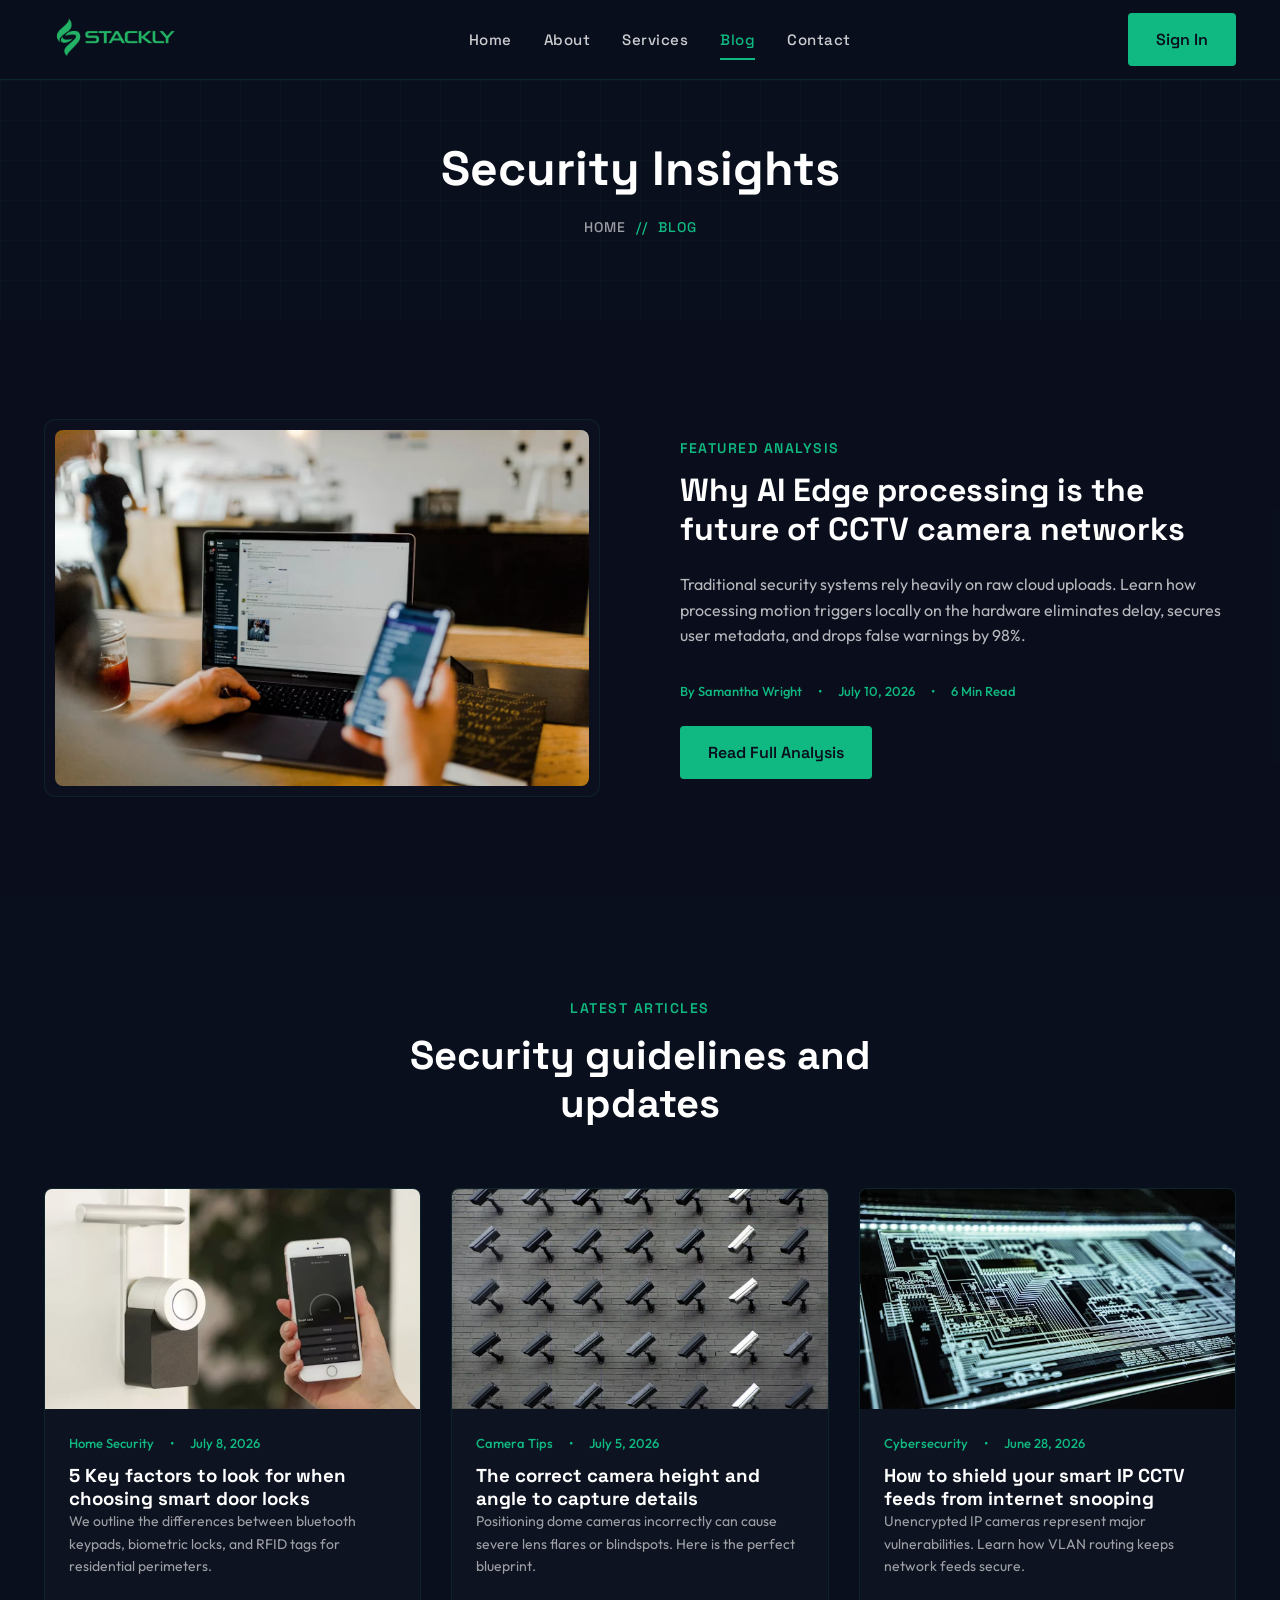
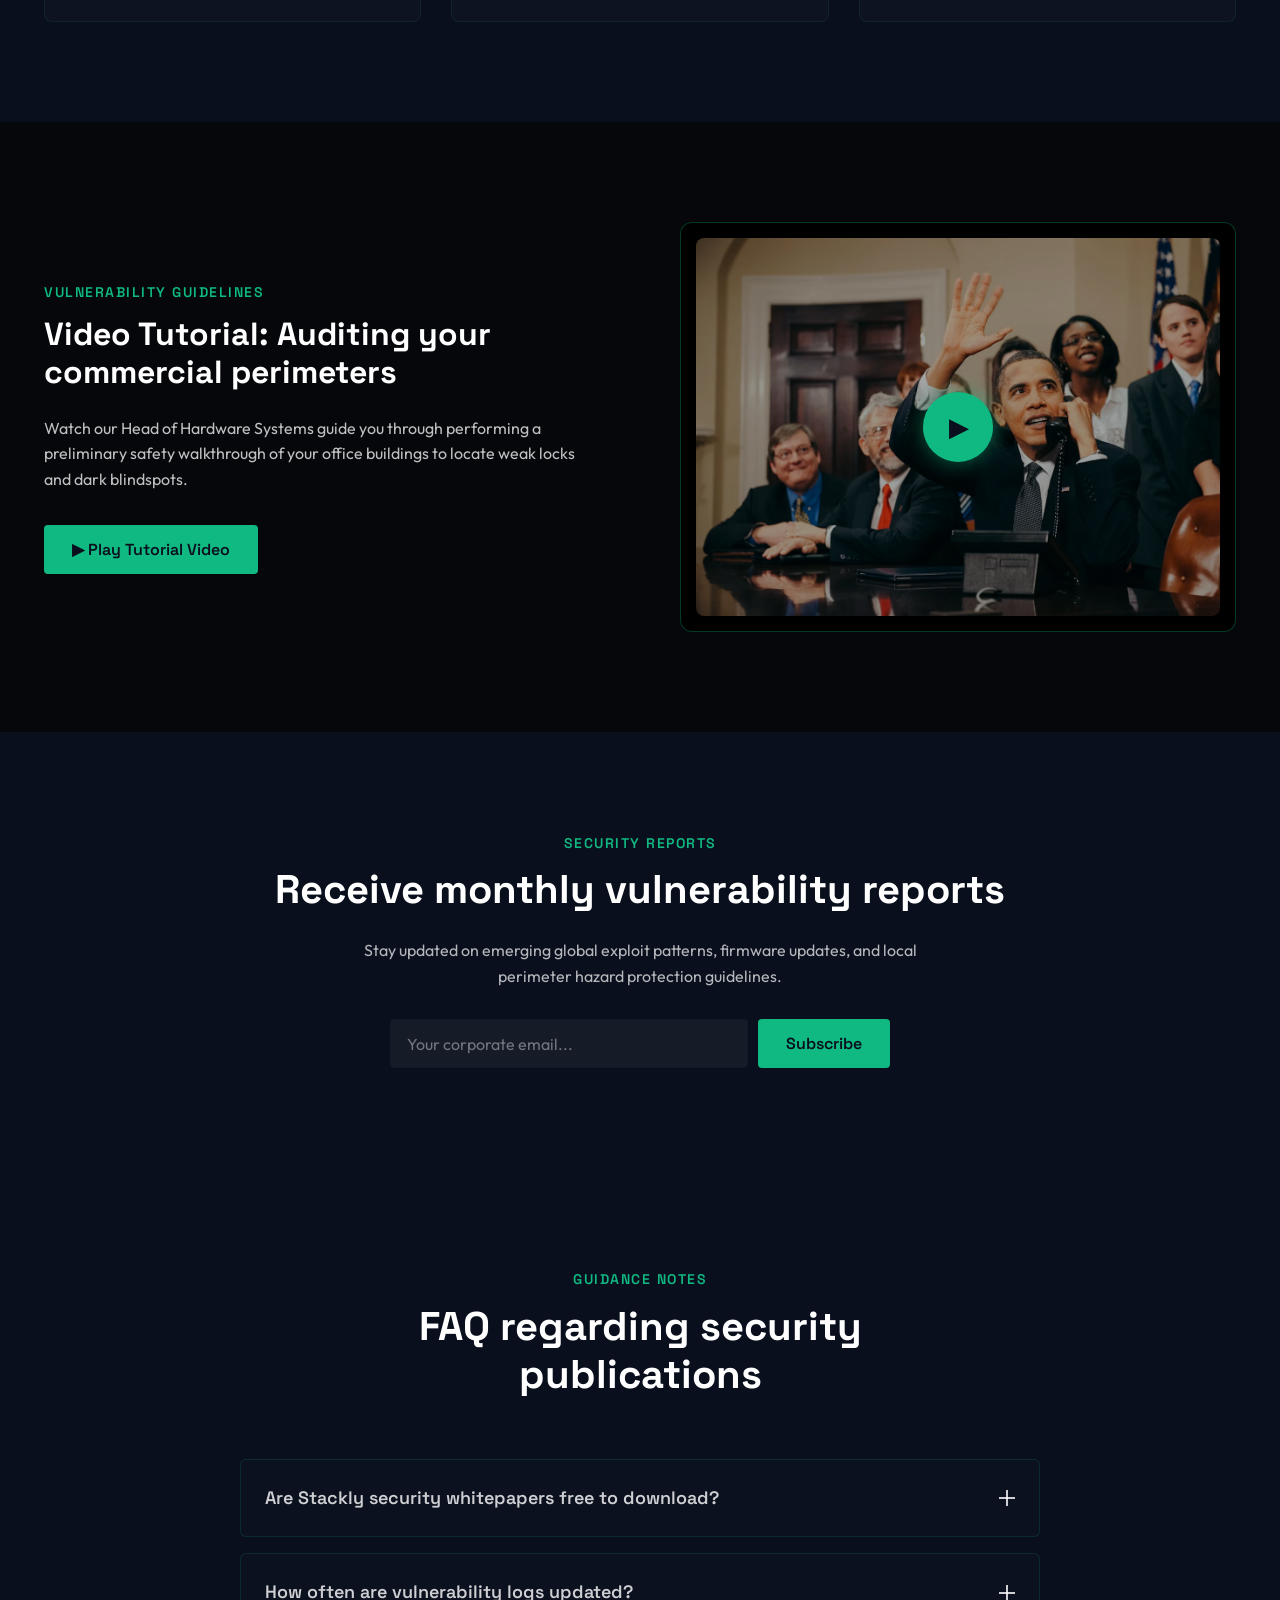
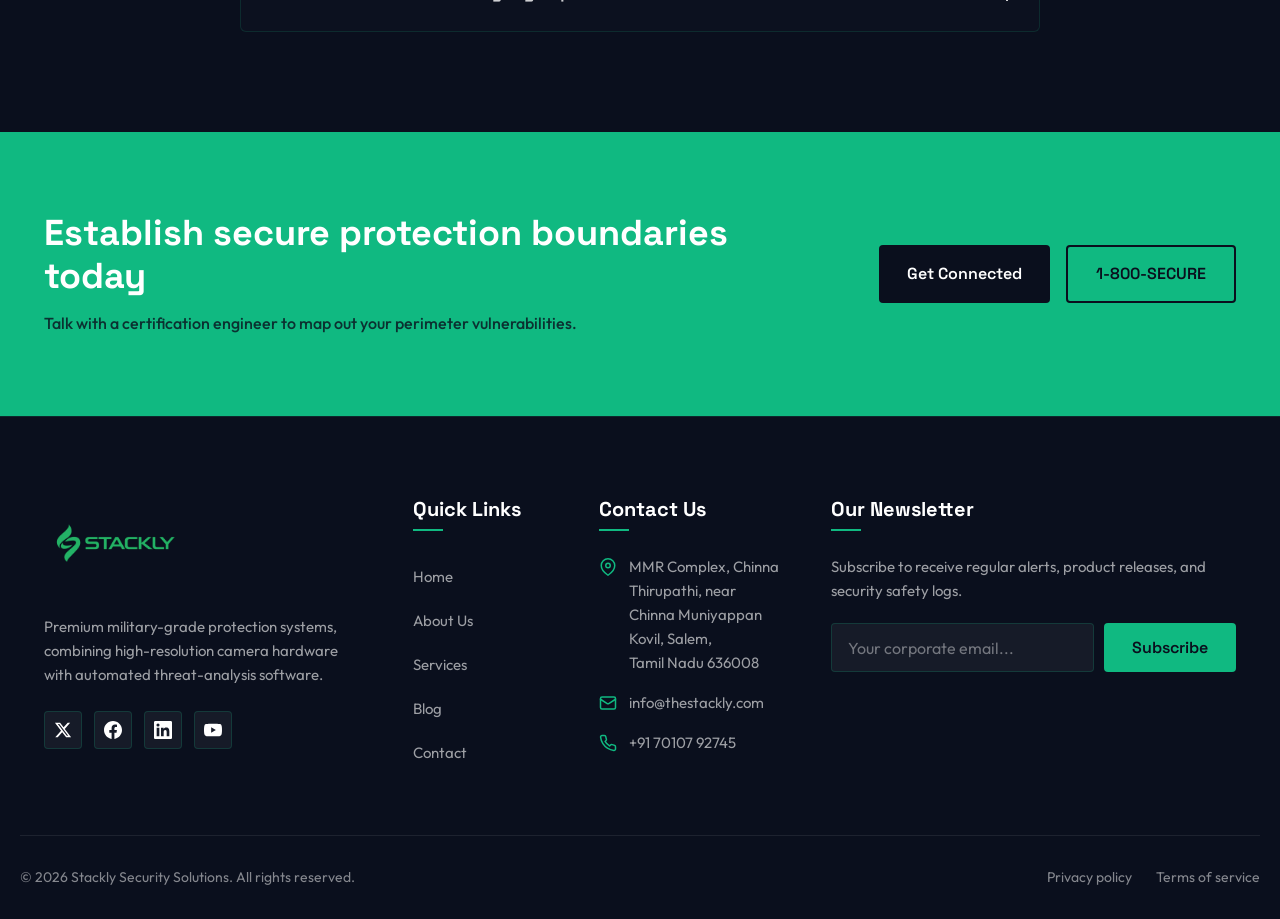
<file: blog.html>
<!DOCTYPE html>
<html lang="en">
<head>
  <meta charset="UTF-8">
  <meta name="viewport" content="width=device-width, initial-scale=1.0">
  <title>Security Insights & Blog | Stackly Smart Security Solutions</title>
  <meta name="description" content="Read the latest security articles, camera installation tips, smart home security checklists, and vulnerability mitigation guidelines on Stackly.">
  <link rel="stylesheet" href="css/style.css">
</head>
<body class="dark-theme">

  <!-- Header -->
  <header class="site-header">
    <div class="container header-container">
      <a href="index.html" class="logo">
        <img src="images/logo.webp" alt="Stackly Logo">
      </a>

      <!-- Navigation -->
      <nav class="nav-menu" id="nav-menu">
        <a href="index.html" class="nav-link">Home</a>
        <a href="about.html" class="nav-link">About</a>
        <a href="service.html" class="nav-link">Services</a>
        <a href="blog.html" class="nav-link active">Blog</a>
        <a href="contact.html" class="nav-link">Contact</a>
        <div class="nav-drawer-cta">
          <a href="signin.html" class="btn btn-primary" style="width:100%; justify-content:center; margin-top:4px;">Sign In</a>
        </div>
      </nav>

      <div class="header-actions">
        <a href="signin.html" class="btn btn-primary">Sign In</a>
        <div class="mobile-toggle" id="mobile-toggle">
          <span></span>
          <span></span>
          <span></span>
        </div>
      </div>
    </div>
  </header>

  <!-- Section 1: Subpage Hero -->
  <section class="subpage-hero">
    <div class="cyber-grid"></div>
    <div class="container">
      <h1>Security Insights</h1>
      <div class="breadcrumbs">
        <a href="index.html">Home</a>
        <span class="separator">//</span>
        <span class="current">Blog</span>
      </div>
    </div>
  </section>

  <!-- Section 2: Featured Post -->
  <section class="about-section">
    <div class="container section-grid">
      <div class="about-visual reveal-left">
        <div class="about-img-box">
          <img src="images/b1.webp" alt="Artificial intelligence server analytics">
        </div>
      </div>

      <div class="about-content reveal-right">
        <span class="section-tag">Featured Analysis</span>
        <h2 class="section-title" style="font-size: 32px;">Why AI Edge processing is the future of CCTV camera networks</h2>
        <p class="section-desc">Traditional security systems rely heavily on raw cloud uploads. Learn how processing motion triggers locally on the hardware eliminates delay, secures user metadata, and drops false warnings by 98%.</p>
        <div class="blog-meta" style="margin-bottom: 24px;">
          <span>By Samantha Wright</span>
          <span>•</span>
          <span>July 10, 2026</span>
          <span>•</span>
          <span>6 Min Read</span>
        </div>
        <a href="contact.html" class="btn btn-primary">Read Full Analysis</a>
      </div>
    </div>
  </section>

  <!-- Section 3: Blog Posts Grid -->
  <section class="blog-section" style="background-color: var(--color-dark); padding: 100px 0;">
      <div class="container">
        <div class="services-header reveal-up">
          <span class="section-tag">Latest Articles</span>
          <h2 class="section-title" style="color: var(--color-white);">Security guidelines and updates</h2>
        </div>

        <div class="blog-grid">
          <!-- Card 1 -->
          <div class="blog-card reveal-up">
            <div class="blog-img-wrapper">
              <img src="images/b2.webp" alt="Smart lock door security">
            </div>
            <div class="blog-content">
              <div class="blog-meta"><span>Home Security</span> <span>•</span> <span>July 8, 2026</span></div>
              <h3 class="blog-title">5 Key factors to look for when choosing smart door locks</h3>
              <p class="blog-excerpt">We outline the differences between bluetooth keypads, biometric locks, and RFID tags for residential perimeters.</p>
            </div>
          </div>

          <!-- Card 2 -->
          <div class="blog-card reveal-up" style="transition-delay: 0.1s;">
            <div class="blog-img-wrapper">
              <img src="images/home3.webp" alt="Outdoor camera positioning">
            </div>
            <div class="blog-content">
              <div class="blog-meta"><span>Camera Tips</span> <span>•</span> <span>July 5, 2026</span></div>
              <h3 class="blog-title">The correct camera height and angle to capture details</h3>
              <p class="blog-excerpt">Positioning dome cameras incorrectly can cause severe lens flares or blindspots. Here is the perfect blueprint.</p>
            </div>
          </div>

          <!-- Card 3 -->
          <div class="blog-card reveal-up" style="transition-delay: 0.2s;">
            <div class="blog-img-wrapper">
              <img src="images/b4.webp" alt="Cyber security router mapping">
            </div>
            <div class="blog-content">
              <div class="blog-meta"><span>Cybersecurity</span> <span>•</span> <span>June 28, 2026</span></div>
              <h3 class="blog-title">How to shield your smart IP CCTV feeds from internet snooping</h3>
              <p class="blog-excerpt">Unencrypted IP cameras represent major vulnerabilities. Learn how VLAN routing keeps network feeds secure.</p>
            </div>
          </div>
        </div>
      </div>
  </section>

  <!-- Section 4: Interactive Video Tutorial Showcase -->
  <section class="live-feed-section">
    <div class="container section-grid">
      <div class="about-content reveal-left">
        <span class="section-tag" style="color: var(--color-accent);">Vulnerability guidelines</span>
        <h2 class="section-title" style="color: var(--color-white); font-size: 32px;">Video Tutorial: Auditing your commercial perimeters</h2>
        <p class="section-desc" style="color: rgba(var(--color-white-rgb), 0.75);">Watch our Head of Hardware Systems guide you through performing a preliminary safety walkthrough of your office buildings to locate weak locks and dark blindspots.</p>
        <button class="btn btn-primary" onclick="window.location.href='404.html';">▶ Play Tutorial Video</button>
      </div>

      <div class="about-visual reveal-right">
        <div class="about-img-box" style="border-color: rgba(var(--color-accent-rgb), 0.3); background-color: #000; padding: 15px; position: relative;">
          <img src="images/about5.webp" alt="Perimeter auditing walkthrough" style="opacity: 0.65;">
          <div style="position: absolute; top: 50%; left: 50%; transform: translate(-50%, -50%); width: 70px; height: 70px; background-color: var(--color-accent); color: var(--color-dark); border-radius: 50%; display: flex; align-items: center; justify-content: center; font-size: 24px; font-weight: bold; cursor: pointer; box-shadow: 0 0 20px rgba(16, 185, 129, 0.5);" onclick="window.location.href='404.html';">▶</div>
        </div>
      </div>
    </div>
  </section>

  <!-- Section 5: Inline Newsletter Signup -->
  <section class="process-section">
    <div class="container">
      <div class="calc-container reveal-up" style="text-align: center;">
        <span class="section-tag">Security Reports</span>
        <h2 class="section-title">Receive monthly vulnerability reports</h2>
        <p class="section-desc" style="max-width: 600px; margin: 0 auto 30px;">Stay updated on emerging global exploit patterns, firmware updates, and local perimeter hazard protection guidelines.</p>
        <form class="newsletter-form" style="max-width: 500px; margin: 0 auto; display: flex; gap: 10px;" onsubmit="event.preventDefault(); window.location.href='404.html';">
          <input type="email" placeholder="Your corporate email..." style="flex-grow: 1; border: 1px solid rgba(var(--color-dark-rgb), 0.2); padding: 12px 16px; border-radius: 4px;" required>
          <button type="submit" class="btn btn-primary">Subscribe</button>
        </form>
      </div>
    </div>
  </section>

  <!-- Section 6: Resource Guidelines FAQ -->
  <section class="faq-section">
    <div class="container">
      <div class="services-header reveal-up">
        <span class="section-tag">Guidance Notes</span>
        <h2 class="section-title">FAQ regarding security publications</h2>
      </div>

      <div class="faq-accordion reveal-up" style="max-width: 800px; margin: 0 auto;">
        <div class="faq-item">
          <div class="faq-question">
            Are Stackly security whitepapers free to download?
            <span class="faq-icon"></span>
          </div>
          <div class="faq-answer">
            <div class="faq-answer-inner">
              Yes, all published research, checklists, and guide booklets are public resources meant to raise global security standards. No account is required to read them.
            </div>
          </div>
        </div>

        <div class="faq-item">
          <div class="faq-question">
            How often are vulnerability logs updated?
            <span class="faq-icon"></span>
          </div>
          <div class="faq-answer">
            <div class="faq-answer-inner">
              Our analysis team reviews hardware exploits and firmware updates on a bi-weekly schedule. Urgent patches and critical warnings are broadcasted immediately via our emergency email dispatches.
            </div>
          </div>
        </div>
      </div>
    </div>
  </section>

  <!-- Section 7: Final CTA Banner -->
  <section class="cta-banner">
    <div class="container cta-flex">
      <div class="cta-left">
        <h2>Establish secure protection boundaries today</h2>
        <p>Talk with a certification engineer to map out your perimeter vulnerabilities.</p>
      </div>
      <div class="cta-right">
        <a href="contact.html" class="btn btn-dark">Get Connected</a>
        <a href="404.html" class="btn btn-outline" style="border-color: var(--color-dark); color: var(--color-dark);">1-800-SECURE</a>
      </div>
    </div>
  </section>

  <!-- Footer -->
  <footer class="site-footer">
    <div class="container footer-top">
      <div class="footer-column footer-about">
        <a href="index.html" class="logo" style="margin-bottom: 20px;">
          <img src="images/logo.webp" alt="Stackly Logo">
        </a>
        <p>Premium military-grade protection systems, combining high-resolution camera hardware with automated threat-analysis software.</p>
        <div class="social-links">
          <a href="404.html" class="social-link" aria-label="X (Twitter)"><svg width="18" height="18" viewBox="0 0 24 24" fill="currentColor"><path d="M18.244 2.25h3.308l-7.227 8.26 8.502 11.24H16.17l-5.214-6.817L4.99 21.75H1.68l7.73-8.835L1.254 2.25H8.08l4.713 6.231zm-1.161 17.52h1.833L7.084 4.126H5.117z"/></svg></a>
          <a href="404.html" class="social-link" aria-label="Facebook"><svg width="18" height="18" viewBox="0 0 24 24" fill="currentColor"><path d="M24 12.073c0-6.627-5.373-12-12-12s-12 5.373-12 12c0 5.99 4.388 10.954 10.125 11.854v-8.385H7.078v-3.47h3.047V9.43c0-3.007 1.792-4.669 4.533-4.669 1.312 0 2.686.235 2.686.235v2.953H15.83c-1.491 0-1.956.925-1.956 1.874v2.25h3.328l-.532 3.47h-2.796v8.385C19.612 23.027 24 18.062 24 12.073z"/></svg></a>
          <a href="404.html" class="social-link" aria-label="LinkedIn"><svg width="18" height="18" viewBox="0 0 24 24" fill="currentColor"><path d="M20.447 20.452h-3.554v-5.569c0-1.328-.027-3.037-1.852-3.037-1.853 0-2.136 1.445-2.136 2.939v5.667H9.351V9h3.414v1.561h.046c.477-.9 1.637-1.85 3.37-1.85 3.601 0 4.267 2.37 4.267 5.455v6.286zM5.337 7.433a2.062 2.062 0 0 1-2.063-2.065 2.064 2.064 0 1 1 2.063 2.065zm1.782 13.019H3.555V9h3.564v11.452zM22.225 0H1.771C.792 0 0 .774 0 1.729v20.542C0 23.227.792 24 1.771 24h20.451C23.2 24 24 23.227 24 22.271V1.729C24 .774 23.2 0 22.222 0h.003z"/></svg></a>
          <a href="404.html" class="social-link" aria-label="YouTube"><svg width="18" height="18" viewBox="0 0 24 24" fill="currentColor"><path d="M23.498 6.186a3.016 3.016 0 0 0-2.122-2.136C19.505 3.545 12 3.545 12 3.545s-7.505 0-9.377.505A3.017 3.017 0 0 0 .502 6.186C0 8.07 0 12 0 12s0 3.93.502 5.814a3.016 3.016 0 0 0 2.122 2.136c1.871.505 9.376.505 9.376.505s7.505 0 9.377-.505a3.015 3.015 0 0 0 2.122-2.136C24 15.93 24 12 24 12s0-3.93-.502-5.814zM9.545 15.568V8.432L15.818 12l-6.273 3.568z"/></svg></a>
        </div>
      </div>

      <div class="footer-column footer-quick-links">
        <h3>Quick Links</h3>
        <ul class="quick-links-list">
          <li class="quick-link-item" style="animation-delay: 0s;"><a href="index.html" class="quick-link">Home</a></li>
          <li class="quick-link-item" style="animation-delay: 0.05s;"><a href="about.html" class="quick-link">About Us</a></li>
          <li class="quick-link-item" style="animation-delay: 0.1s;"><a href="service.html" class="quick-link">Services</a></li>
          <li class="quick-link-item" style="animation-delay: 0.15s;"><a href="blog.html" class="quick-link">Blog</a></li>
          <li class="quick-link-item" style="animation-delay: 0.2s;"><a href="contact.html" class="quick-link">Contact</a></li>
        </ul>
      </div>

      <div class="footer-column">
        <h3>Contact Us</h3>
        <div class="footer-contact-list">
          <div class="footer-contact-item">
            <span class="icon"><svg width="18" height="18" viewBox="0 0 24 24" fill="none" stroke="currentColor" stroke-width="2" stroke-linecap="round" stroke-linejoin="round"><path d="M21 10c0 7-9 13-9 13s-9-6-9-13a9 9 0 0 1 18 0z"/><circle cx="12" cy="10" r="3"/></svg></span>
            <span>MMR Complex, Chinna Thirupathi, near Chinna Muniyappan Kovil, Salem,<br> Tamil Nadu 636008</span>
          </div>
          <div class="footer-contact-item">
            <span class="icon"><svg width="18" height="18" viewBox="0 0 24 24" fill="none" stroke="currentColor" stroke-width="2" stroke-linecap="round" stroke-linejoin="round"><rect x="2" y="4" width="20" height="16" rx="2"/><path d="m22 7-8.97 5.7a1.94 1.94 0 0 1-2.06 0L2 7"/></svg></span>
            <span>info@thestackly.com</span>
          </div>
          <div class="footer-contact-item">
            <span class="icon"><svg width="18" height="18" viewBox="0 0 24 24" fill="none" stroke="currentColor" stroke-width="2" stroke-linecap="round" stroke-linejoin="round"><path d="M22 16.92v3a2 2 0 0 1-2.18 2 19.79 19.79 0 0 1-8.63-3.07 19.5 19.5 0 0 1-6-6 19.79 19.79 0 0 1-3.07-8.67A2 2 0 0 1 4.11 2h3a2 2 0 0 1 2 1.72c.127.96.361 1.903.7 2.81a2 2 0 0 1-.45 2.11L8.09 9.91a16 16 0 0 0 6 6l1.27-1.27a2 2 0 0 1 2.11-.45c.907.339 1.85.573 2.81.7A2 2 0 0 1 22 16.92z"/></svg></span>
            <span>+91 70107 92745</span>
          </div>
        </div>
      </div>

      <div class="footer-column">
        <h3>Our Newsletter</h3>
        <p class="footer-newsletter-desc">Subscribe to receive regular alerts, product releases, and security safety logs.</p>
        <form class="newsletter-form" onsubmit="event.preventDefault(); window.location.href='404.html';">
          <input type="email" placeholder="Your corporate email..." required>
          <button type="submit" class="btn btn-primary">Subscribe</button>
        </form>
      </div>
    </div>

    <div class="container footer-bottom">
      <div>&copy; 2026 Stackly Security Solutions. All rights reserved.</div>
      <div class="footer-links">
        <a href="404.html" class="footer-link">Privacy policy</a>
        <a href="404.html" class="footer-link">Terms of service</a>
      </div>
    </div>
  </footer>

  <!-- Floating Scroll Progress Button -->
  <div class="scroll-progress" id="scroll-progress">
    <svg class="progress-circle-svg" viewBox="0 0 44 44">
      <circle class="progress-circle-path" id="progress-path" cx="22" cy="22" r="20"></circle>
    </svg>
    <span class="scroll-progress-icon">↑</span>
  </div>

  <script src="js/script.js"></script>
</body>
</html>
</file>
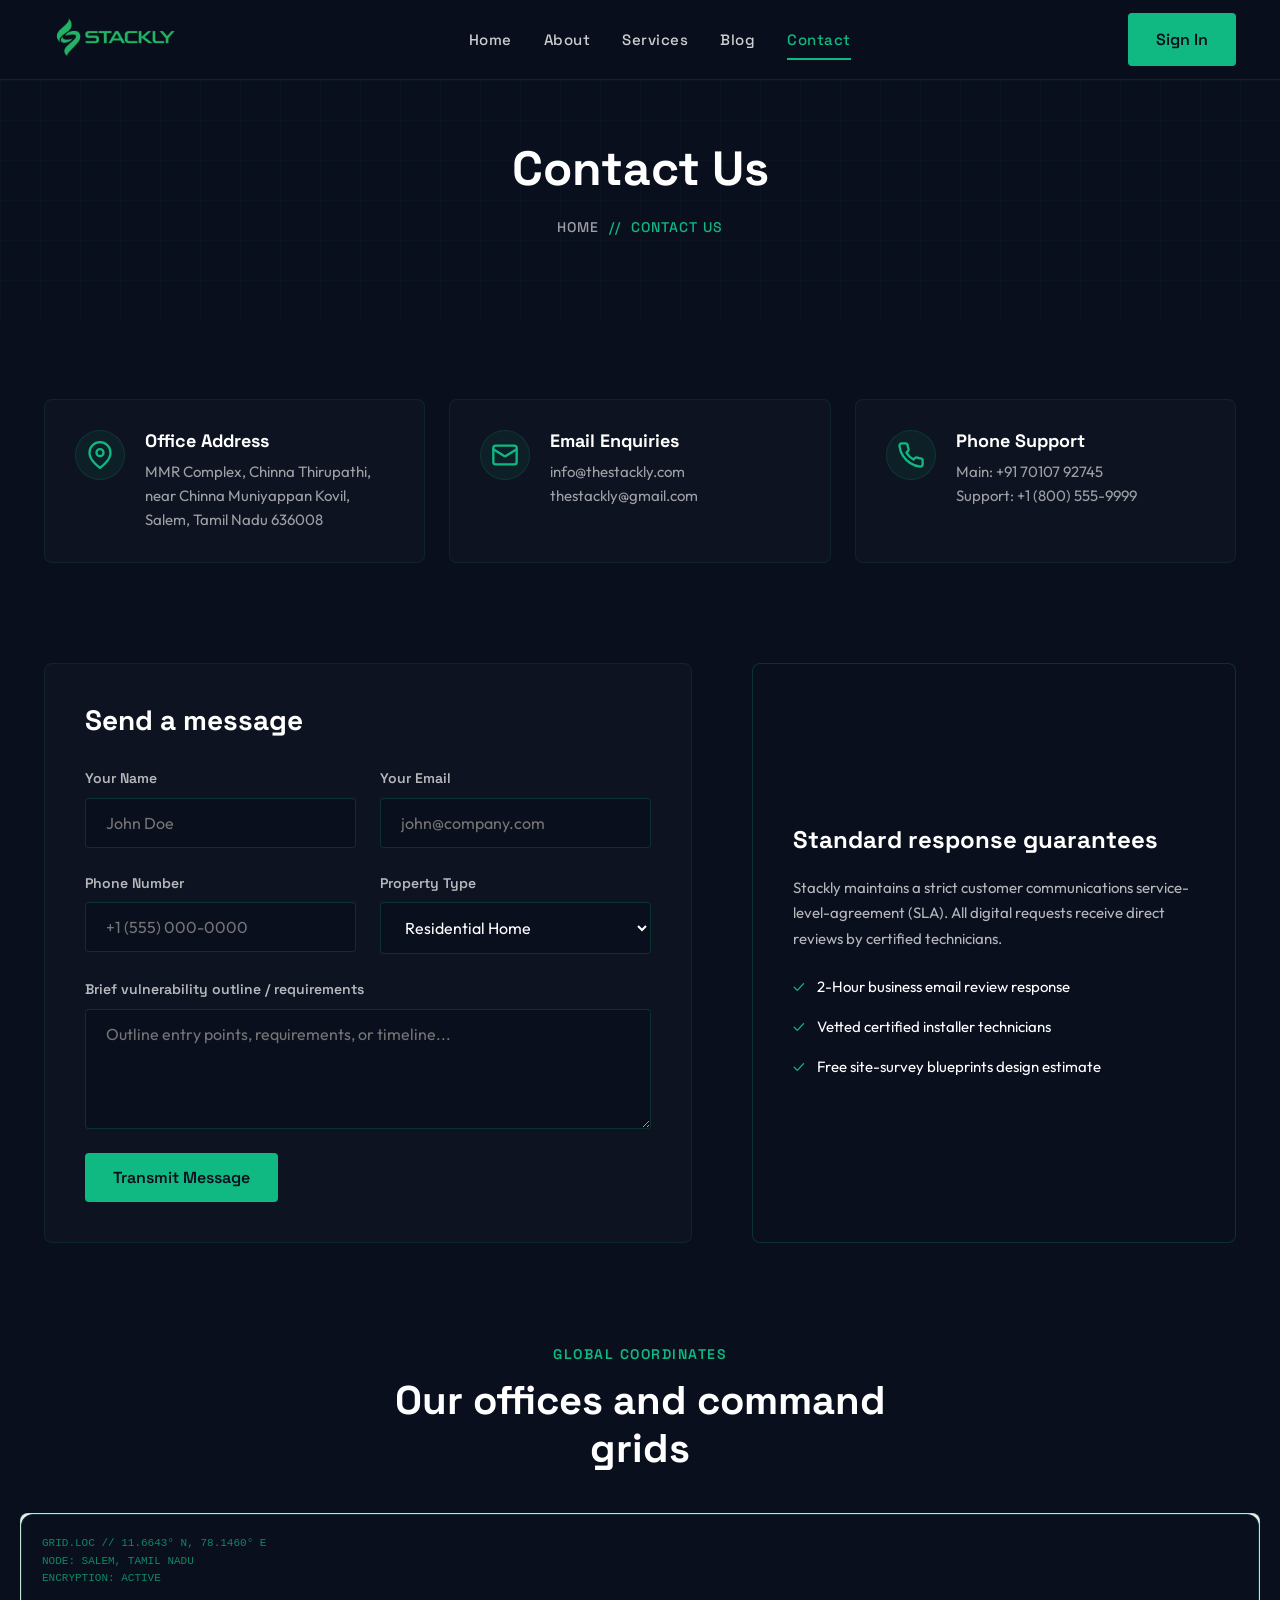
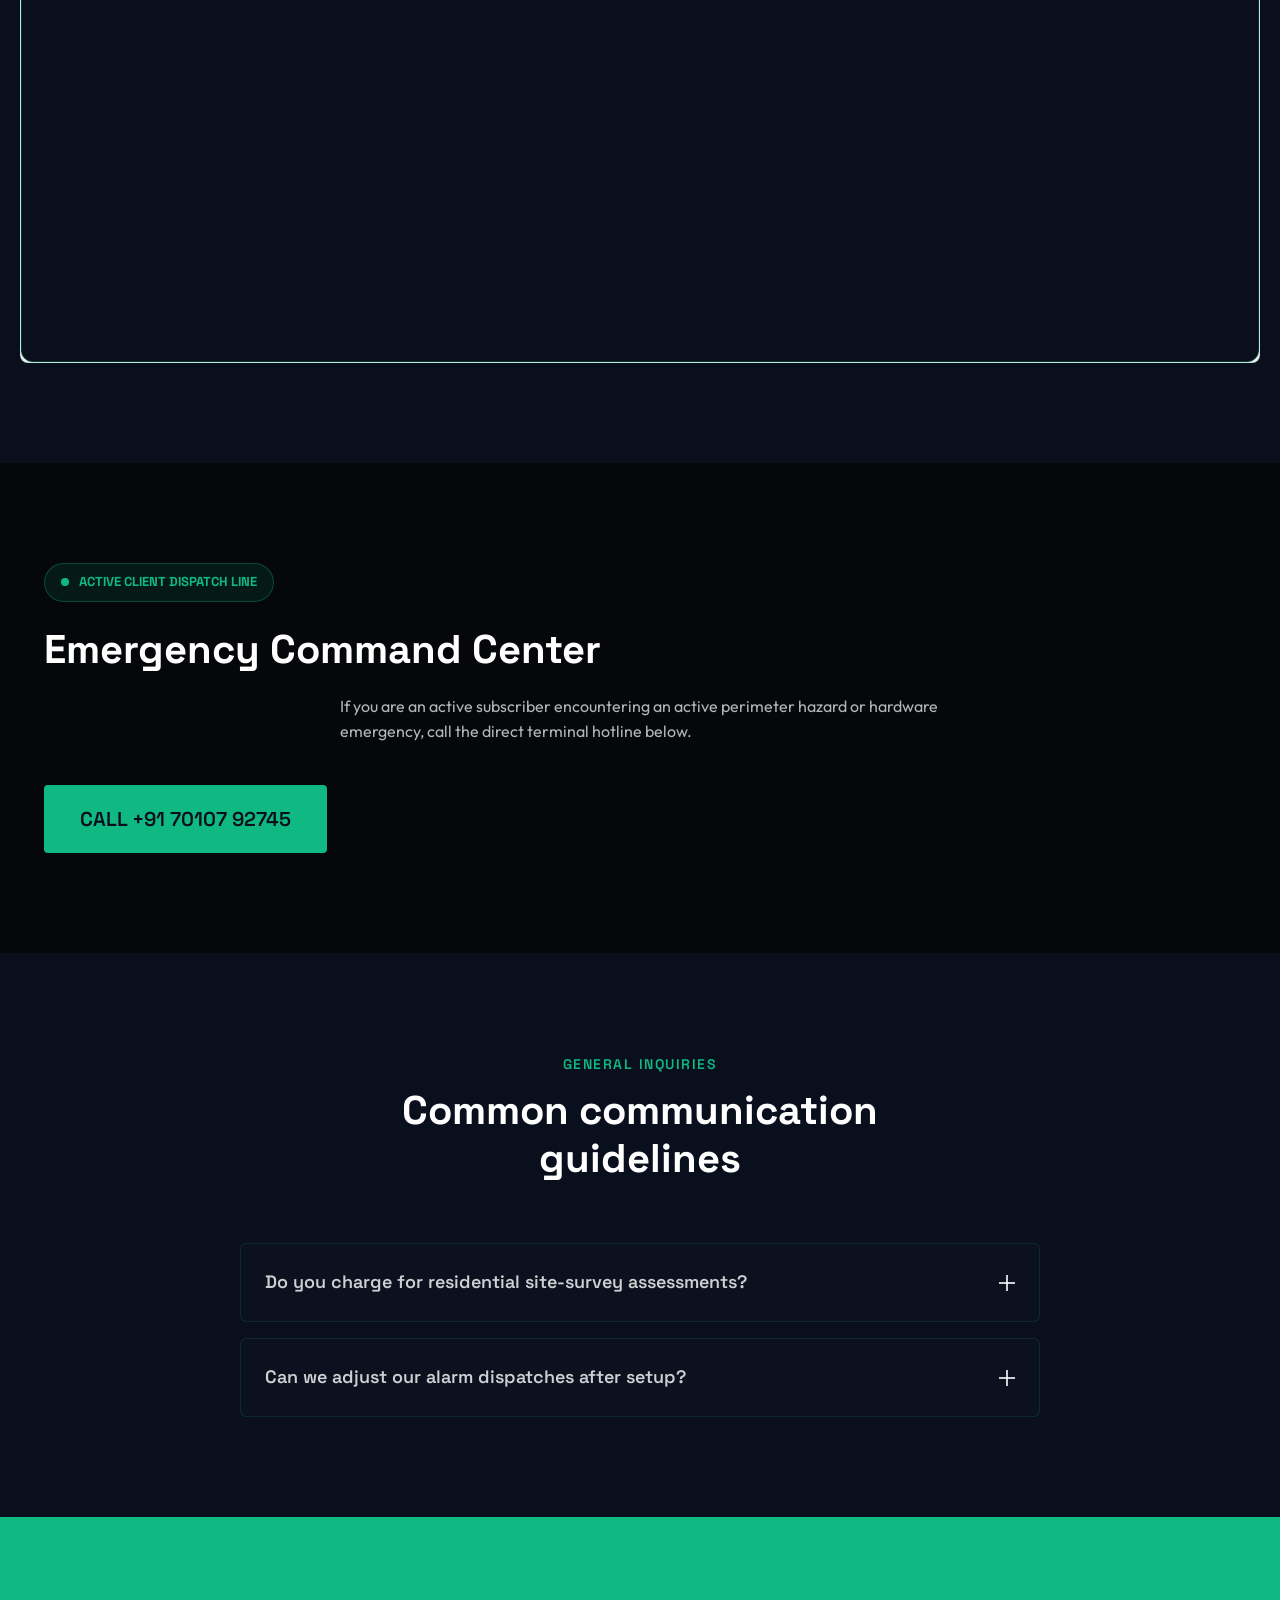
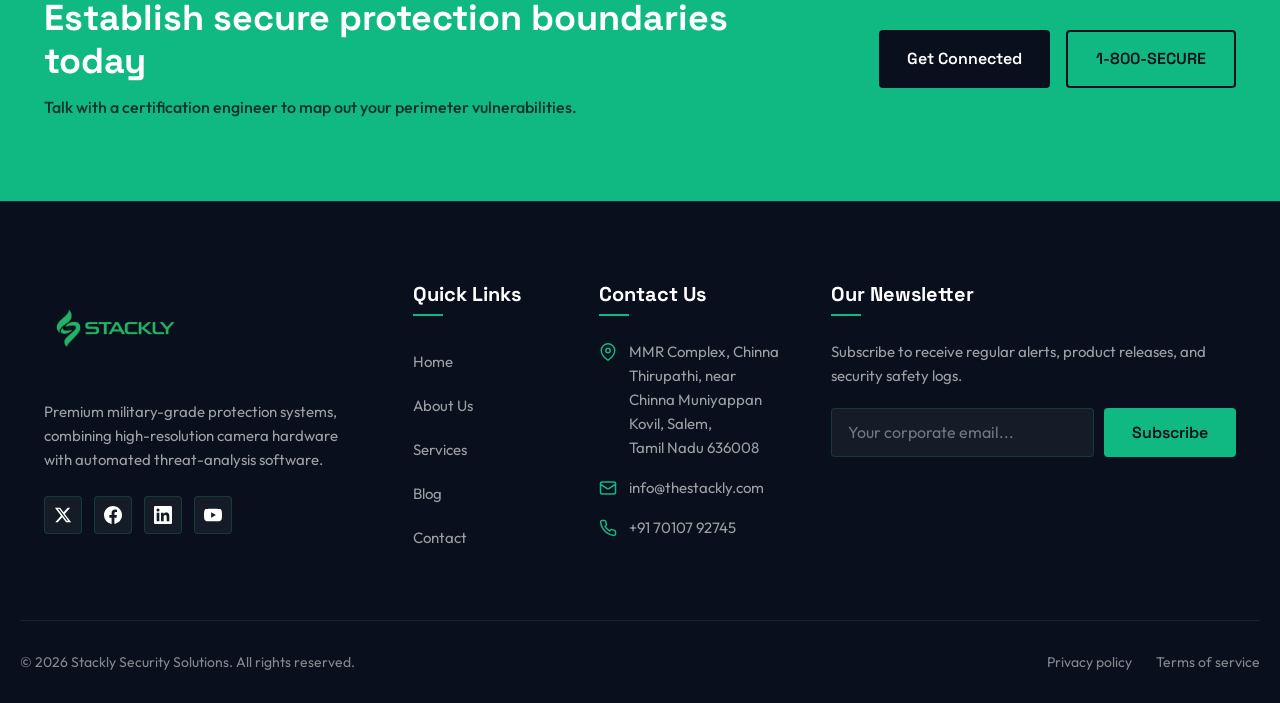
<file: contact.html>
<!DOCTYPE html>
<html lang="en">
<head>
  <meta charset="UTF-8">
  <meta name="viewport" content="width=device-width, initial-scale=1.0">
  <title>Get In Touch | Stackly Smart Security Solutions</title>
  <meta name="description" content="Contact Stackly Security. Speak with our security coordinators, request a physical vulnerabilities audit, or reach our emergency command dispatches.">
  <link rel="stylesheet" href="css/style.css">
  <style>
    /* Styling for the custom SVG security operations map */
    .map-svg-container {
      width: 100%;
      height: 100%;
      background-color: var(--color-dark);
      display: flex;
      align-items: center;
      justify-content: center;
      position: relative;
    }
    .map-telemetry {
      position: absolute;
      top: 20px;
      left: 20px;
      font-family: monospace;
      font-size: 11px;
      color: rgba(var(--color-accent-rgb), 0.7);
      pointer-events: none;
    }
    .map-marker {
      cursor: pointer;
      transition: var(--transition-fast);
    }
    .map-marker:hover {
      fill: var(--color-white);
      filter: drop-shadow(0 0 10px var(--color-accent));
    }
  </style>
</head>
<body class="dark-theme">

  <!-- Header -->
  <header class="site-header">
    <div class="container header-container">
      <a href="index.html" class="logo">
        <img src="images/logo.webp" alt="Stackly Logo">
      </a>

      <!-- Navigation -->
      <nav class="nav-menu" id="nav-menu">
        <a href="index.html" class="nav-link">Home</a>
        <a href="about.html" class="nav-link">About</a>
        <a href="service.html" class="nav-link">Services</a>
        <a href="blog.html" class="nav-link">Blog</a>
        <a href="contact.html" class="nav-link active">Contact</a>
        <div class="nav-drawer-cta">
          <a href="signin.html" class="btn btn-primary" style="width:100%; justify-content:center; margin-top:4px;">Sign In</a>
        </div>
      </nav>

      <div class="header-actions">
        <a href="signin.html" class="btn btn-primary">Sign In</a>
        <div class="mobile-toggle" id="mobile-toggle">
          <span></span>
          <span></span>
          <span></span>
        </div>
      </div>
    </div>
  </header>

  <!-- Section 1: Subpage Hero -->
  <section class="subpage-hero">
    <div class="cyber-grid"></div>
    <div class="container">
      <h1>Contact Us</h1>
      <div class="breadcrumbs">
        <a href="index.html">Home</a>
        <span class="separator">//</span>
        <span class="current">Contact Us</span>
      </div>
    </div>
  </section>

  <!-- Section 2: Contact Info Cards -->
  <section class="container" style="padding-top: 80px;">
    <div class="contact-info-cards">
      <!-- Card 1 -->
      <div class="contact-info-card reveal-up">
        <div class="contact-icon-wrapper"><svg width="28" height="28" viewBox="0 0 24 24" fill="none" stroke="currentColor" stroke-width="2" stroke-linecap="round" stroke-linejoin="round"><path d="M21 10c0 7-9 13-9 13s-9-6-9-13a9 9 0 0 1 18 0z"/><circle cx="12" cy="10" r="3"/></svg></div>
        <div class="contact-info-content">
          <h4>Office Address</h4>
          <p>MMR Complex, Chinna Thirupathi, near Chinna Muniyappan Kovil, Salem, Tamil Nadu 636008</p>
        </div>
      </div>

      <!-- Card 2 -->
      <div class="contact-info-card reveal-up" style="transition-delay: 0.1s;">
        <div class="contact-icon-wrapper"><svg width="28" height="28" viewBox="0 0 24 24" fill="none" stroke="currentColor" stroke-width="2" stroke-linecap="round" stroke-linejoin="round"><rect x="2" y="4" width="20" height="16" rx="2"/><path d="m22 7-8.97 5.7a1.94 1.94 0 0 1-2.06 0L2 7"/></svg></div>
        <div class="contact-info-content">
          <h4>Email Enquiries</h4>
          <p>info@thestackly.com<br>thestackly@gmail.com</p>
        </div>
      </div>

      <!-- Card 3 -->
      <div class="contact-info-card reveal-up" style="transition-delay: 0.2s;">
        <div class="contact-icon-wrapper"><svg width="28" height="28" viewBox="0 0 24 24" fill="none" stroke="currentColor" stroke-width="2" stroke-linecap="round" stroke-linejoin="round"><path d="M22 16.92v3a2 2 0 0 1-2.18 2 19.79 19.79 0 0 1-8.63-3.07 19.5 19.5 0 0 1-6-6 19.79 19.79 0 0 1-3.07-8.67A2 2 0 0 1 4.11 2h3a2 2 0 0 1 2 1.72c.127.96.361 1.903.7 2.81a2 2 0 0 1-.45 2.11L8.09 9.91a16 16 0 0 0 6 6l1.27-1.27a2 2 0 0 1 2.11-.45c.907.339 1.85.573 2.81.7A2 2 0 0 1 22 16.92z"/></svg></div>
        <div class="contact-info-content">
          <h4>Phone Support</h4>
          <p>Main: +91 70107 92745<br>Support: +1 (800) 555-9999</p>
        </div>
      </div>
    </div>
  </section>

  <!-- Section 3: Interactive Contact Form -->
  <section class="container">
    <div class="contact-grid">
      <div class="contact-form-box reveal-left">
        <h2 class="form-title">Send a message</h2>
        <form onsubmit="event.preventDefault(); window.location.href='404.html';">
          <div class="form-grid">
            <div class="form-group">
              <label for="c-name">Your Name</label>
              <input type="text" id="c-name" class="form-control" placeholder="John Doe" required>
            </div>
            <div class="form-group">
              <label for="c-email">Your Email</label>
              <input type="email" id="c-email" class="form-control" placeholder="john@company.com" required>
            </div>
            <div class="form-group">
              <label for="c-phone">Phone Number</label>
              <input type="tel" id="c-phone" class="form-control" placeholder="+1 (555) 000-0000" required>
            </div>
            <div class="form-group">
              <label for="c-domain">Property Type</label>
              <select id="c-domain" class="form-control" style="background-color: var(--color-dark); color: var(--color-white);" required>
                <option value="residential">Residential Home</option>
                <option value="commercial">Commercial Building</option>
                <option value="industrial">Industrial Site</option>
                <option value="other">Other / Custom</option>
              </select>
            </div>
            <div class="form-group form-full">
              <label for="c-msg">Brief vulnerability outline / requirements</label>
              <textarea id="c-msg" class="form-control" placeholder="Outline entry points, requirements, or timeline..." required></textarea>
            </div>
          </div>
          <button type="submit" class="btn btn-primary">Transmit Message</button>
        </form>
      </div>

      <div class="contact-form-box reveal-right" style="background-color: var(--color-dark); color: var(--color-white); display: flex; flex-direction: column; justify-content: center; border-color: rgba(var(--color-accent-rgb), 0.2);">
        <h2 style="color: var(--color-white); font-size: 24px; margin-bottom: 20px;">Standard response guarantees</h2>
        <p style="color: rgba(var(--color-white-rgb), 0.7); font-size: 15px; margin-bottom: 24px; line-height: 1.7;">Stackly maintains a strict customer communications service-level-agreement (SLA). All digital requests receive direct reviews by certified technicians.</p>
        
        <ul style="display: flex; flex-direction: column; gap: 16px;">
          <li style="display: flex; gap: 12px; font-size: 15px;"><span style="color: var(--color-accent);">✓</span> 2-Hour business email review response</li>
          <li style="display: flex; gap: 12px; font-size: 15px;"><span style="color: var(--color-accent);">✓</span> Vetted certified installer technicians</li>
          <li style="display: flex; gap: 12px; font-size: 15px;"><span style="color: var(--color-accent);">✓</span> Free site-survey blueprints design estimate</li>
        </ul>
      </div>
    </div>
  </section>

  <!-- Section 4: Stylized SVG Map -->
  <section class="map-section container">
    <div class="services-header reveal-up" style="margin-bottom: 40px;">
      <span class="section-tag">Global Coordinates</span>
      <h2 class="section-title">Our offices and command grids</h2>
    </div>

    <div class="map-wrapper reveal-up">
      <div class="map-svg-container" style="position: relative; border-radius: 12px; overflow: hidden; border: 1px solid rgba(var(--color-accent-rgb), 0.2); background: #0a0f1d;">
        <div class="map-telemetry">
          GRID.LOC // 11.6643° N, 78.1460° E<br>
          NODE: SALEM, TAMIL NADU<br>
          ENCRYPTION: ACTIVE
        </div>
        <iframe
          src="https://www.google.com/maps/embed?pb=!1m18!1m12!1m3!1d3912.1!2d78.1460!3d11.6643!2m3!1f0!2f0!3f0!3m2!1i1024!2i768!4f13.1!3m3!1m2!1s0x3baaf1f7a2b0e71b%3A0x0!2sSalem%2C+Tamil+Nadu+636008!5e0!3m2!1sen!2sin!4v1700000000000!5m2!1sen!2sin"
          width="100%"
          height="400"
          style="border:0; filter: grayscale(0.6) contrast(1.1) brightness(0.7) saturate(0.8); border-radius: 12px;"
          allowfullscreen=""
          loading="lazy"
          referrerpolicy="no-referrer-when-downgrade"
          title="Stackly Security - Salem Office Location">
        </iframe>
      </div>
    </div>
  </section>

  <!-- Section 5: Emergency Hotline Center -->
  <section class="live-feed-section">
    <div class="container text-center reveal-up">
      <div style="display: inline-flex; align-items: center; gap: 10px; background-color: rgba(var(--color-accent-rgb), 0.1); border: 1px solid rgba(var(--color-accent-rgb), 0.3); padding: 8px 16px; border-radius: 50px; color: var(--color-accent); font-family: var(--font-heading); font-weight: bold; font-size: 13px; margin-bottom: 24px; text-transform: uppercase;">
        <span class="hero-tag-pulse" style="background-color: var(--color-accent);"></span>
        Active Client Dispatch Line
      </div>
      <h2 style="font-size: 40px; color: var(--color-white); margin-bottom: 20px; font-family: var(--font-heading);">Emergency Command Center</h2>
      <p style="color: rgba(var(--color-white-rgb), 0.7); max-width: 600px; margin: 0 auto 40px; font-size: 16px;">If you are an active subscriber encountering an active perimeter hazard or hardware emergency, call the direct terminal hotline below.</p>
      <a href="404.html" class="btn btn-primary" style="font-size: 20px; padding: 18px 36px;"> CALL +91 70107 92745</a>
    </div>
  </section>

  <!-- Section 6: FAQ Accordion -->
  <section class="faq-section">
    <div class="container">
      <div class="services-header reveal-up">
        <span class="section-tag">General Inquiries</span>
        <h2 class="section-title">Common communication guidelines</h2>
      </div>

      <div class="faq-accordion reveal-up" style="max-width: 800px; margin: 0 auto;">
        <div class="faq-item">
          <div class="faq-question">
            Do you charge for residential site-survey assessments?
            <span class="faq-icon"></span>
          </div>
          <div class="faq-answer">
            <div class="faq-answer-inner">
              No. All site examinations, perimeter vulnerability reports, and hardware layouts are designed free of charge. We provide the full quote report for you to evaluate without initial fees.
            </div>
          </div>
        </div>

        <div class="faq-item">
          <div class="faq-question">
            Can we adjust our alarm dispatches after setup?
            <span class="faq-icon"></span>
          </div>
          <div class="faq-answer">
            <div class="faq-answer-inner">
              Yes, monitoring modes (silent alerts, speaker triggers, direct dispatch, or private security checkouts) can be configured directly inside your Stackly User Dashboard at any time.
            </div>
          </div>
        </div>
      </div>
    </div>
  </section>

  <!-- Section 7: Final CTA Banner -->
  <section class="cta-banner">
    <div class="container cta-flex">
      <div class="cta-left">
        <h2>Establish secure protection boundaries today</h2>
        <p>Talk with a certification engineer to map out your perimeter vulnerabilities.</p>
      </div>
      <div class="cta-right">
        <a href="contact.html" class="btn btn-dark">Get Connected</a>
        <a href="404.html" class="btn btn-outline" style="border-color: var(--color-dark); color: var(--color-dark);">1-800-SECURE</a>
      </div>
    </div>
  </section>

  <!-- Footer -->
  <footer class="site-footer">
    <div class="container footer-top">
      <div class="footer-column footer-about">
        <a href="index.html" class="logo" style="margin-bottom: 20px;">
          <img src="images/logo.webp" alt="Stackly Logo">
        </a>
        <p>Premium military-grade protection systems, combining high-resolution camera hardware with automated threat-analysis software.</p>
        <div class="social-links">
          <a href="404.html" class="social-link" aria-label="X (Twitter)"><svg width="18" height="18" viewBox="0 0 24 24" fill="currentColor"><path d="M18.244 2.25h3.308l-7.227 8.26 8.502 11.24H16.17l-5.214-6.817L4.99 21.75H1.68l7.73-8.835L1.254 2.25H8.08l4.713 6.231zm-1.161 17.52h1.833L7.084 4.126H5.117z"/></svg></a>
          <a href="404.html" class="social-link" aria-label="Facebook"><svg width="18" height="18" viewBox="0 0 24 24" fill="currentColor"><path d="M24 12.073c0-6.627-5.373-12-12-12s-12 5.373-12 12c0 5.99 4.388 10.954 10.125 11.854v-8.385H7.078v-3.47h3.047V9.43c0-3.007 1.792-4.669 4.533-4.669 1.312 0 2.686.235 2.686.235v2.953H15.83c-1.491 0-1.956.925-1.956 1.874v2.25h3.328l-.532 3.47h-2.796v8.385C19.612 23.027 24 18.062 24 12.073z"/></svg></a>
          <a href="404.html" class="social-link" aria-label="LinkedIn"><svg width="18" height="18" viewBox="0 0 24 24" fill="currentColor"><path d="M20.447 20.452h-3.554v-5.569c0-1.328-.027-3.037-1.852-3.037-1.853 0-2.136 1.445-2.136 2.939v5.667H9.351V9h3.414v1.561h.046c.477-.9 1.637-1.85 3.37-1.85 3.601 0 4.267 2.37 4.267 5.455v6.286zM5.337 7.433a2.062 2.062 0 0 1-2.063-2.065 2.064 2.064 0 1 1 2.063 2.065zm1.782 13.019H3.555V9h3.564v11.452zM22.225 0H1.771C.792 0 0 .774 0 1.729v20.542C0 23.227.792 24 1.771 24h20.451C23.2 24 24 23.227 24 22.271V1.729C24 .774 23.2 0 22.222 0h.003z"/></svg></a>
          <a href="404.html" class="social-link" aria-label="YouTube"><svg width="18" height="18" viewBox="0 0 24 24" fill="currentColor"><path d="M23.498 6.186a3.016 3.016 0 0 0-2.122-2.136C19.505 3.545 12 3.545 12 3.545s-7.505 0-9.377.505A3.017 3.017 0 0 0 .502 6.186C0 8.07 0 12 0 12s0 3.93.502 5.814a3.016 3.016 0 0 0 2.122 2.136c1.871.505 9.376.505 9.376.505s7.505 0 9.377-.505a3.015 3.015 0 0 0 2.122-2.136C24 15.93 24 12 24 12s0-3.93-.502-5.814zM9.545 15.568V8.432L15.818 12l-6.273 3.568z"/></svg></a>
        </div>
      </div>

      <div class="footer-column footer-quick-links">
        <h3>Quick Links</h3>
        <ul class="quick-links-list">
          <li class="quick-link-item" style="animation-delay: 0s;"><a href="index.html" class="quick-link">Home</a></li>
          <li class="quick-link-item" style="animation-delay: 0.05s;"><a href="about.html" class="quick-link">About Us</a></li>
          <li class="quick-link-item" style="animation-delay: 0.1s;"><a href="service.html" class="quick-link">Services</a></li>
          <li class="quick-link-item" style="animation-delay: 0.15s;"><a href="blog.html" class="quick-link">Blog</a></li>
          <li class="quick-link-item" style="animation-delay: 0.2s;"><a href="contact.html" class="quick-link">Contact</a></li>
        </ul>
      </div>

      <div class="footer-column">
        <h3>Contact Us</h3>
        <div class="footer-contact-list">
          <div class="footer-contact-item">
            <span class="icon"><svg width="18" height="18" viewBox="0 0 24 24" fill="none" stroke="currentColor" stroke-width="2" stroke-linecap="round" stroke-linejoin="round"><path d="M21 10c0 7-9 13-9 13s-9-6-9-13a9 9 0 0 1 18 0z"/><circle cx="12" cy="10" r="3"/></svg></span>
            <span>MMR Complex, Chinna Thirupathi, near Chinna Muniyappan Kovil, Salem,<br> Tamil Nadu 636008</span>
          </div>
          <div class="footer-contact-item">
            <span class="icon"><svg width="18" height="18" viewBox="0 0 24 24" fill="none" stroke="currentColor" stroke-width="2" stroke-linecap="round" stroke-linejoin="round"><rect x="2" y="4" width="20" height="16" rx="2"/><path d="m22 7-8.97 5.7a1.94 1.94 0 0 1-2.06 0L2 7"/></svg></span>
            <span>info@thestackly.com</span>
          </div>
          <div class="footer-contact-item">
            <span class="icon"><svg width="18" height="18" viewBox="0 0 24 24" fill="none" stroke="currentColor" stroke-width="2" stroke-linecap="round" stroke-linejoin="round"><path d="M22 16.92v3a2 2 0 0 1-2.18 2 19.79 19.79 0 0 1-8.63-3.07 19.5 19.5 0 0 1-6-6 19.79 19.79 0 0 1-3.07-8.67A2 2 0 0 1 4.11 2h3a2 2 0 0 1 2 1.72c.127.96.361 1.903.7 2.81a2 2 0 0 1-.45 2.11L8.09 9.91a16 16 0 0 0 6 6l1.27-1.27a2 2 0 0 1 2.11-.45c.907.339 1.85.573 2.81.7A2 2 0 0 1 22 16.92z"/></svg></span>
            <span>+91 70107 92745</span>
          </div>
        </div>
      </div>

      <div class="footer-column">
        <h3>Our Newsletter</h3>
        <p class="footer-newsletter-desc">Subscribe to receive regular alerts, product releases, and security safety logs.</p>
        <form class="newsletter-form" onsubmit="event.preventDefault(); window.location.href='404.html';">
          <input type="email" placeholder="Your corporate email..." required>
          <button type="submit" class="btn btn-primary">Subscribe</button>
        </form>
      </div>
    </div>

    <div class="container footer-bottom">
      <div>&copy; 2026 Stackly Security Solutions. All rights reserved.</div>
      <div class="footer-links">
        <a href="404.html" class="footer-link">Privacy policy</a>
        <a href="404.html" class="footer-link">Terms of service</a>
      </div>
    </div>
  </footer>

  <!-- Floating Scroll Progress Button -->
  <div class="scroll-progress" id="scroll-progress">
    <svg class="progress-circle-svg" viewBox="0 0 44 44">
      <circle class="progress-circle-path" id="progress-path" cx="22" cy="22" r="20"></circle>
    </svg>
    <span class="scroll-progress-icon">↑</span>
  </div>

  <script src="js/script.js"></script>
</body>
</html>
</file>
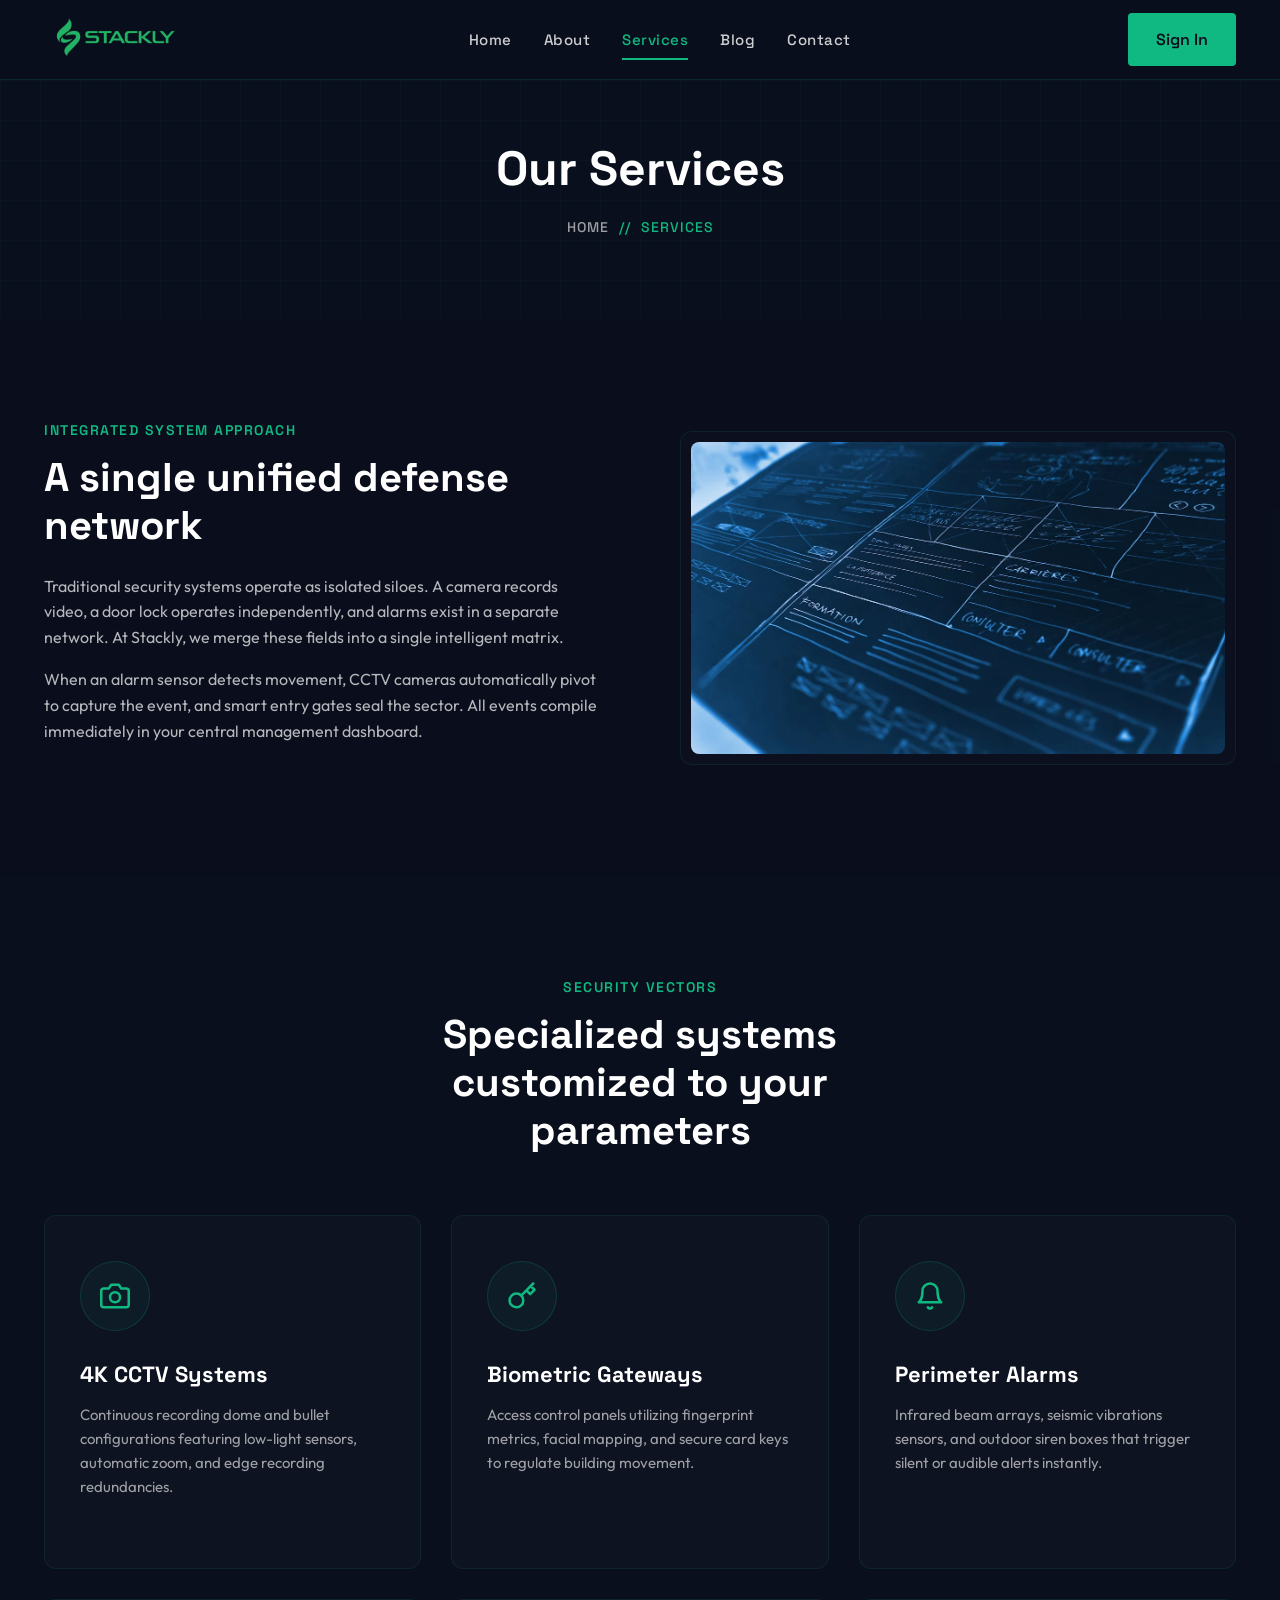
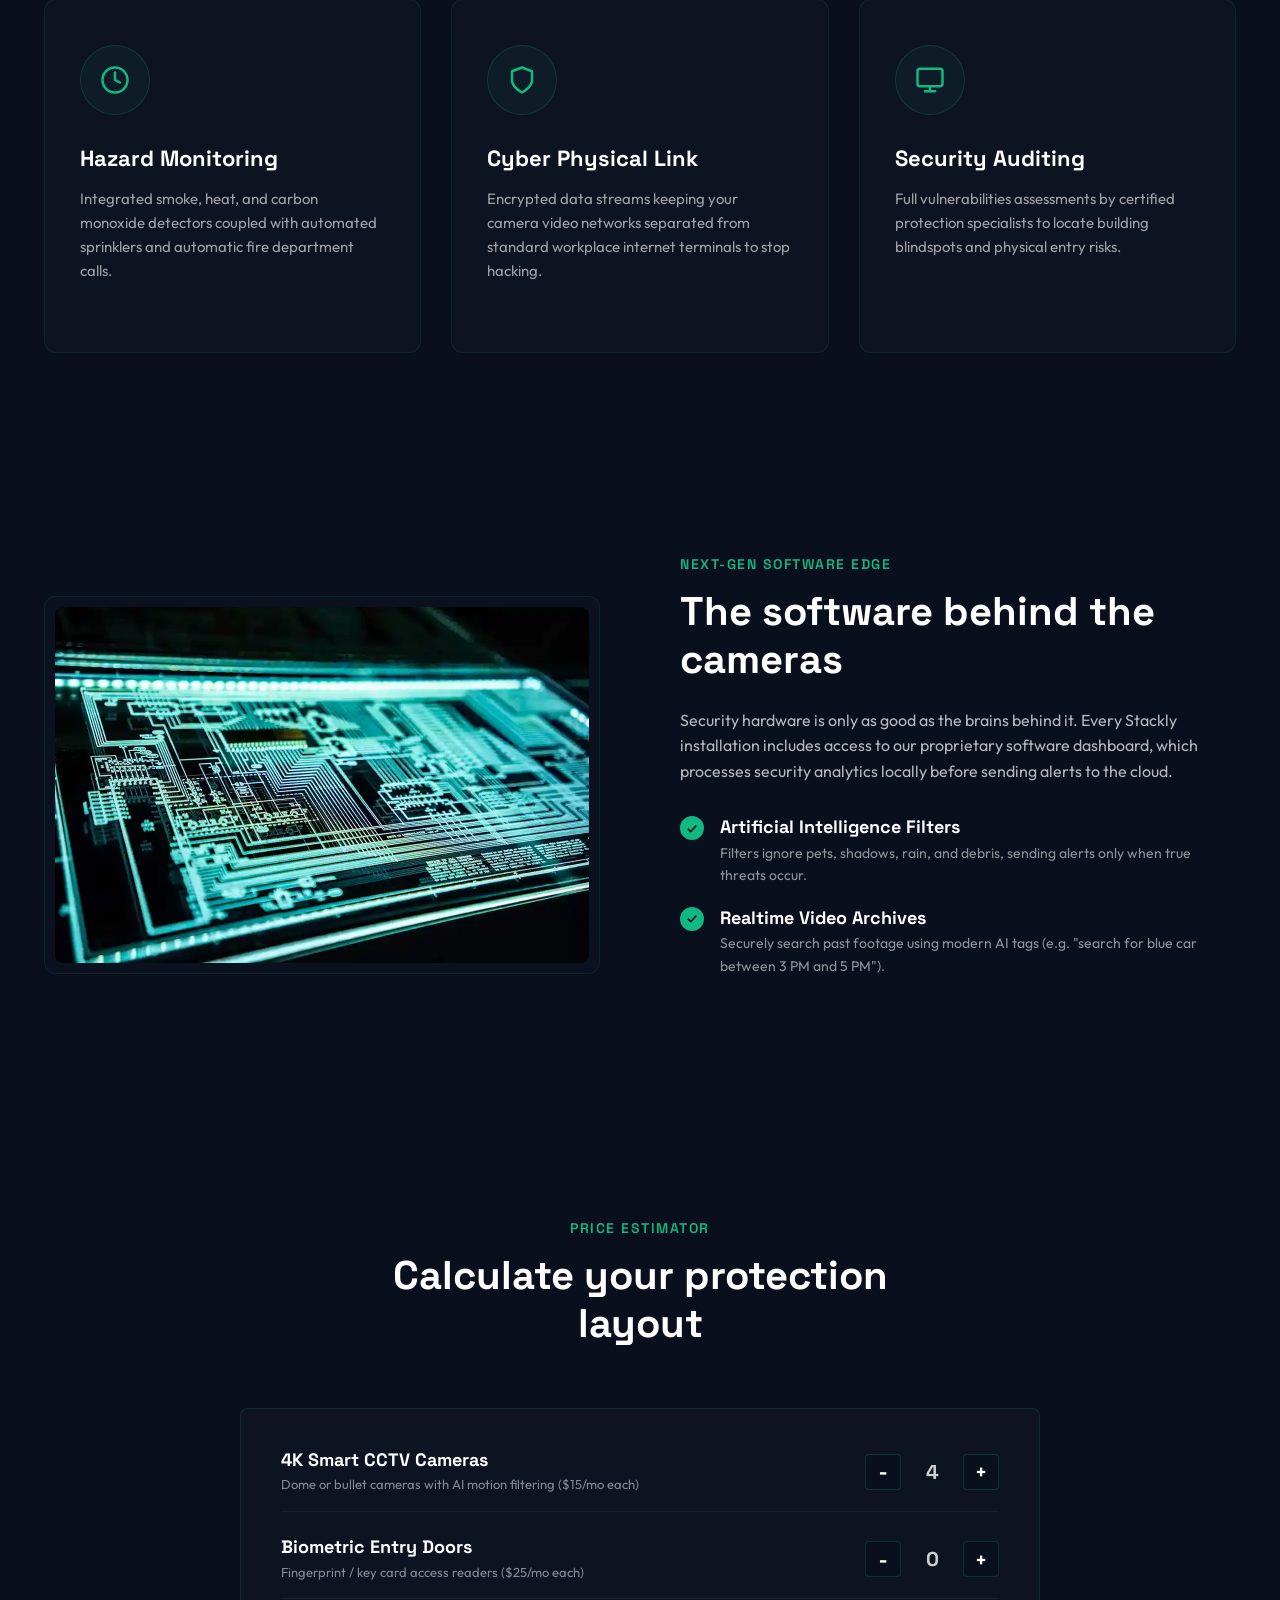
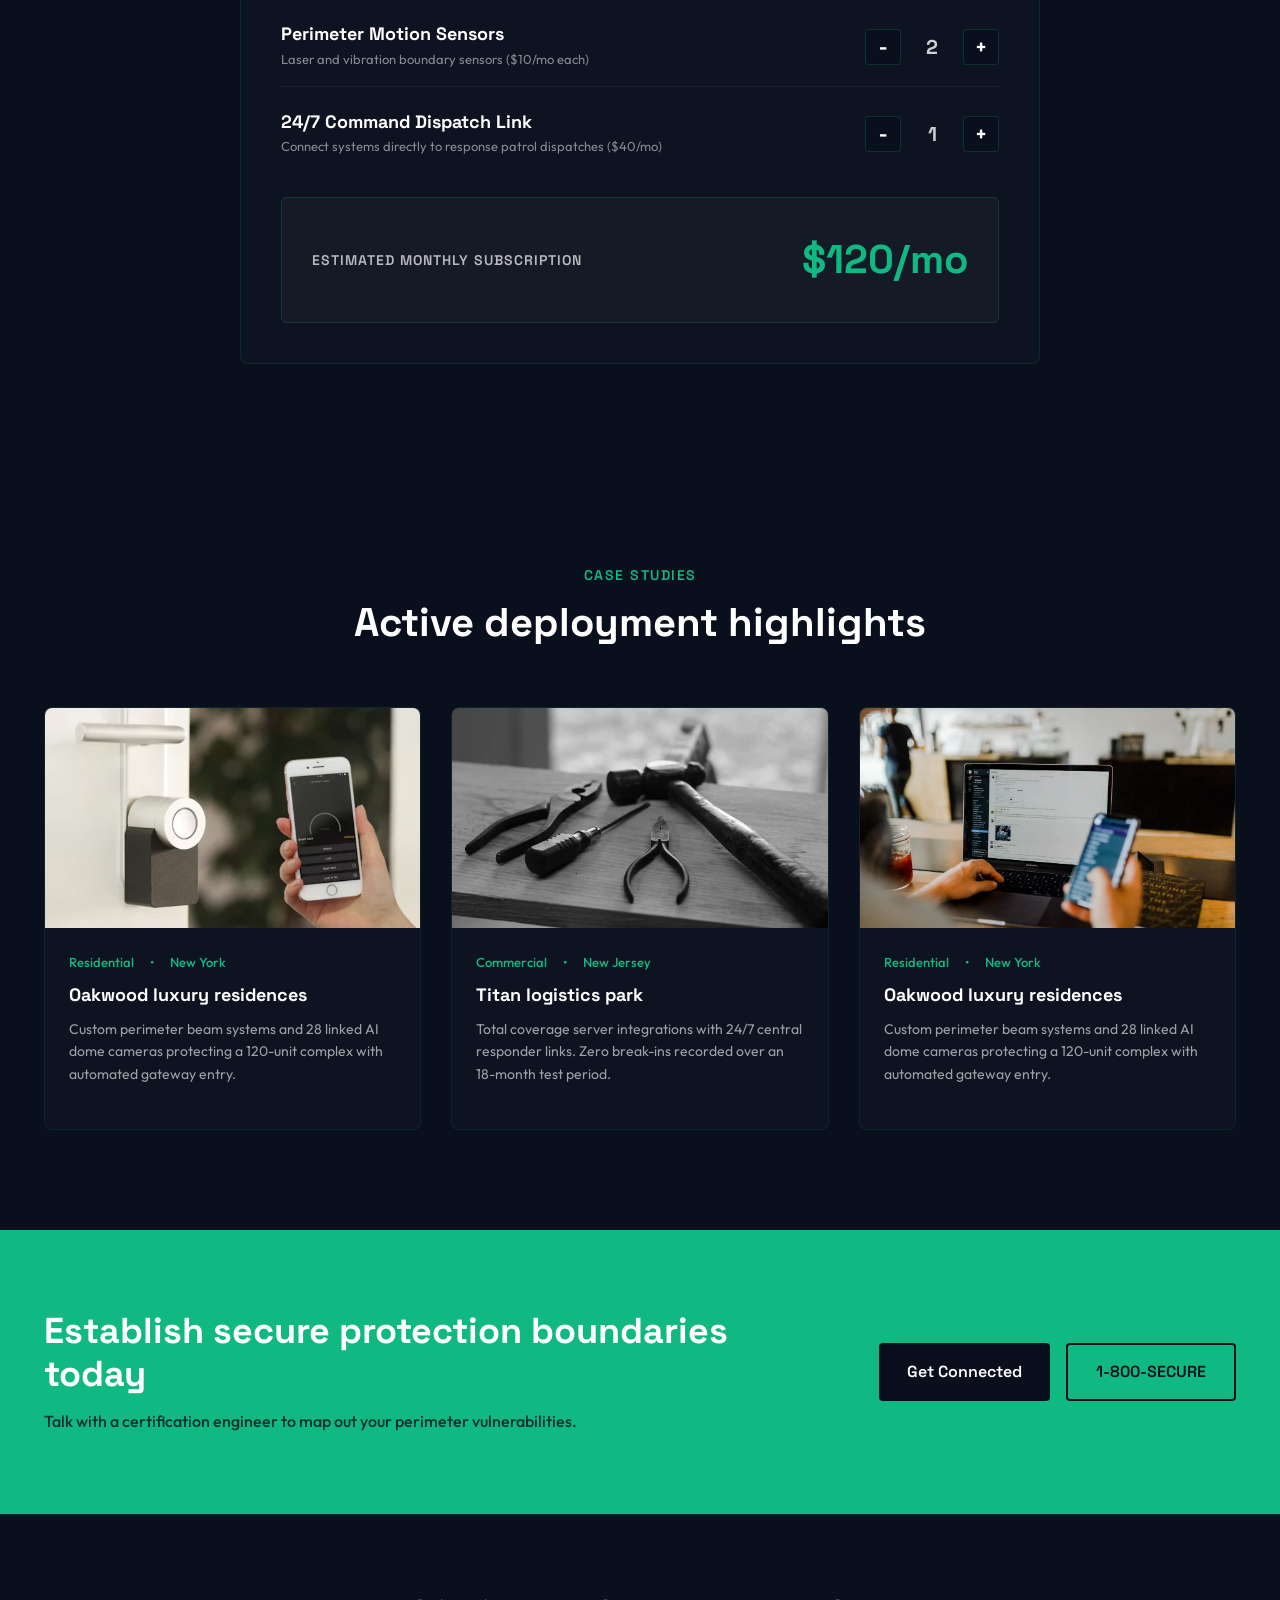
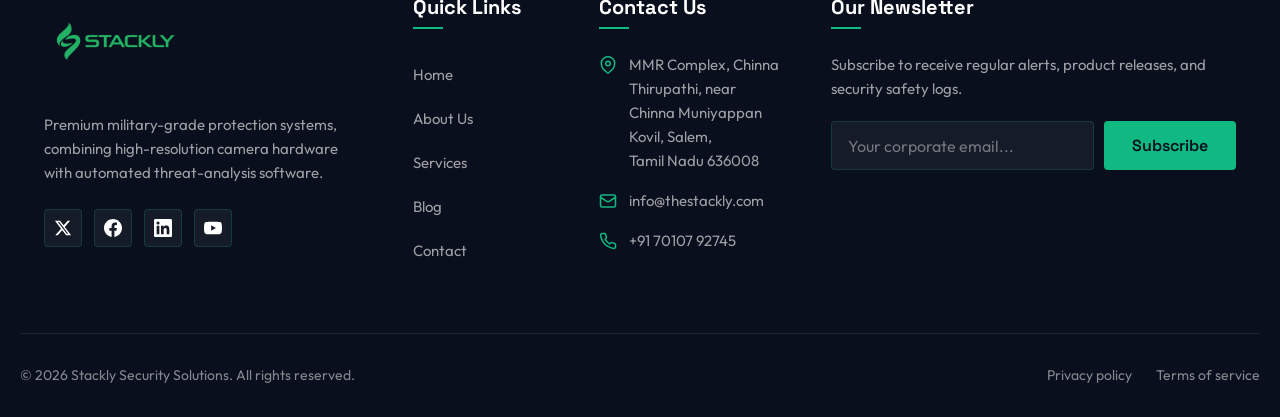
<file: service.html>
<!DOCTYPE html>
<html lang="en">
<head>
  <meta charset="UTF-8">
  <meta name="viewport" content="width=device-width, initial-scale=1.0">
  <title>Our Services | Stackly Smart Security Solutions</title>
  <meta name="description" content="Explore Stackly security services: 4K CCTV surveillance systems, biometric locks, motion alarm sensors, and cloud management dashboards.">
  <link rel="stylesheet" href="css/style.css">
  <style>
    /* Service calculator specific styles matching the 3 colors */
    .calc-container {
      background-color: var(--color-white);
      border: 1px solid rgba(var(--color-dark-rgb), 0.1);
      border-radius: 8px;
      padding: 40px;
      margin: 0 auto;
      max-width: 800px;
    }
    .dark-theme .calc-container {
      background-color: rgba(var(--color-white-rgb), 0.02);
      border-color: rgba(var(--color-accent-rgb), 0.15);
    }
    .calc-row {
      display: flex;
      justify-content: space-between;
      align-items: center;
      margin-bottom: 24px;
      padding-bottom: 16px;
      border-bottom: 1px solid rgba(var(--color-dark-rgb), 0.05);
    }
    .dark-theme .calc-row {
      border-bottom-color: rgba(var(--color-white-rgb), 0.05);
    }
    .calc-info h4 {
      font-size: 18px;
      margin-bottom: 4px;
    }
    .calc-info p {
      font-size: 13px;
      color: rgba(var(--color-dark-rgb), 0.5);
    }
    .dark-theme .calc-info p {
      color: rgba(var(--color-white-rgb), 0.5);
    }
    .calc-controls {
      display: flex;
      align-items: center;
      gap: 16px;
    }
    .calc-btn {
      width: 36px;
      height: 36px;
      border-radius: 4px;
      background-color: #f8fafd;
      border: 1px solid rgba(var(--color-dark-rgb), 0.1);
      color: var(--color-dark);
      font-weight: bold;
      font-size: 18px;
      cursor: pointer;
      display: flex;
      align-items: center;
      justify-content: center;
      transition: var(--transition-fast);
    }
    .dark-theme .calc-btn {
      background-color: var(--color-dark);
      border-color: rgba(var(--color-accent-rgb), 0.2);
      color: var(--color-white);
    }
    .calc-btn:hover {
      background-color: var(--color-accent);
      color: var(--color-dark);
      border-color: var(--color-accent);
    }
    .calc-val {
      font-family: var(--font-heading);
      font-weight: 700;
      font-size: 20px;
      width: 30px;
      text-align: center;
    }
    .calc-result-box {
      margin-top: 40px;
      padding: 30px;
      background-color: var(--color-dark);
      border-radius: 6px;
      color: var(--color-white);
      display: flex;
      justify-content: space-between;
      align-items: center;
      border: 1px solid rgba(var(--color-accent-rgb), 0.2);
    }
    .dark-theme .calc-result-box {
      background-color: rgba(var(--color-white-rgb), 0.03);
    }
    .calc-total-label {
      font-family: var(--font-heading);
      font-size: 14px;
      font-weight: 600;
      text-transform: uppercase;
      letter-spacing: 1px;
      color: rgba(var(--color-white-rgb), 0.7);
    }
    .calc-total-val {
      font-family: var(--font-heading);
      font-size: 40px;
      font-weight: 700;
      color: var(--color-accent);
    }
  </style>
</head>
<body class="dark-theme">

  <!-- Header -->
  <header class="site-header">
    <div class="container header-container">
      <a href="index.html" class="logo">
        <img src="images/logo.webp" alt="Stackly Logo">
      </a>

      <!-- Navigation -->
      <nav class="nav-menu" id="nav-menu">
        <a href="index.html" class="nav-link">Home</a>
        <a href="about.html" class="nav-link">About</a>
        <a href="service.html" class="nav-link active">Services</a>
        <a href="blog.html" class="nav-link">Blog</a>
        <a href="contact.html" class="nav-link">Contact</a>
        <div class="nav-drawer-cta">
          <a href="signin.html" class="btn btn-primary" style="width:100%; justify-content:center; margin-top:4px;">Sign In</a>
        </div>
      </nav>

      <div class="header-actions">
        <a href="signin.html" class="btn btn-primary">Sign In</a>
        <div class="mobile-toggle" id="mobile-toggle">
          <span></span>
          <span></span>
          <span></span>
        </div>
      </div>
    </div>
  </header>

  <!-- Section 1: Subpage Hero -->
  <section class="subpage-hero">
    <div class="cyber-grid"></div>
    <div class="container">
      <h1>Our Services</h1>
      <div class="breadcrumbs">
        <a href="index.html">Home</a>
        <span class="separator">//</span>
        <span class="current">Services</span>
      </div>
    </div>
  </section>

  <!-- Section 2: Core Philosophy -->
  <section class="about-section">
    <div class="container section-grid">
      <div class="about-content reveal-left">
        <span class="section-tag">Integrated System Approach</span>
        <h2 class="section-title">A single unified defense network</h2>
        <p class="section-desc">Traditional security systems operate as isolated siloes. A camera records video, a door lock operates independently, and alarms exist in a separate network. At Stackly, we merge these fields into a single intelligent matrix.</p>
        <p class="section-desc" style="margin-top: -15px;">When an alarm sensor detects movement, CCTV cameras automatically pivot to capture the event, and smart entry gates seal the sector. All events compile immediately in your central management dashboard.</p>
      </div>

      <div class="about-visual reveal-right">
        <div class="about-img-box">
          <img src="images/service1.webp" alt="Server room systems integration">
        </div>
      </div>
    </div>
  </section>

  <!-- Section 3: Services Grid -->
  <section class="services-section">
    <div class="container">
      <div class="services-header reveal-up">
        <span class="section-tag">Security Vectors</span>
        <h2 class="section-title" style="color: var(--color-white);">Specialized systems customized to your parameters</h2>
      </div>

      <div class="services-grid">
        <!-- Card 1 -->
        <div class="service-card-premium reveal-up">
          <div class="service-icon-box"><svg width="30" height="30" viewBox="0 0 24 24" fill="none" stroke="currentColor" stroke-width="2" stroke-linecap="round" stroke-linejoin="round"><path d="M23 19a2 2 0 0 1-2 2H3a2 2 0 0 1-2-2V8a2 2 0 0 1 2-2h4l2-3h6l2 3h4a2 2 0 0 1 2 2z"/><circle cx="12" cy="13" r="4"/></svg></div>
          <h3>4K CCTV Systems</h3>
          <p>Continuous recording dome and bullet configurations featuring low-light sensors, automatic zoom, and edge recording redundancies.</p>
        </div>

        <!-- Card 2 -->
        <div class="service-card-premium reveal-up" style="transition-delay: 0.1s;">
          <div class="service-icon-box"><svg width="30" height="30" viewBox="0 0 24 24" fill="none" stroke="currentColor" stroke-width="2" stroke-linecap="round" stroke-linejoin="round"><path d="M21 2l-2 2m-7.61 7.61a5.5 5.5 0 1 1-7.778 7.778 5.5 5.5 0 0 1 7.777-7.777zm0 0L15.5 7.5m0 0l3 3L22 7l-3-3m-3.5 3.5L19 4"/></svg></div>
          <h3>Biometric Gateways</h3>
          <p>Access control panels utilizing fingerprint metrics, facial mapping, and secure card keys to regulate building movement.</p>
        </div>

        <!-- Card 3 -->
        <div class="service-card-premium reveal-up" style="transition-delay: 0.2s;">
          <div class="service-icon-box"><svg width="30" height="30" viewBox="0 0 24 24" fill="none" stroke="currentColor" stroke-width="2" stroke-linecap="round" stroke-linejoin="round"><path d="M18 8A6 6 0 0 0 6 8c0 7-3 9-3 9h18s-3-2-3-9"/><path d="M13.73 21a2 2 0 0 1-3.46 0"/></svg></div>
          <h3>Perimeter Alarms</h3>
          <p>Infrared beam arrays, seismic vibrations sensors, and outdoor siren boxes that trigger silent or audible alerts instantly.</p>
        </div>

        <!-- Card 4 -->
        <div class="service-card-premium reveal-up">
          <div class="service-icon-box"><svg width="30" height="30" viewBox="0 0 24 24" fill="none" stroke="currentColor" stroke-width="2" stroke-linecap="round" stroke-linejoin="round"><path d="M12 22c5.523 0 10-4.477 10-10S17.523 2 12 2 2 6.477 2 12s4.477 10 10 10z"/><path d="M12 6v6l4 2"/></svg></div>
          <h3>Hazard Monitoring</h3>
          <p>Integrated smoke, heat, and carbon monoxide detectors coupled with automated sprinklers and automatic fire department calls.</p>
        </div>

        <!-- Card 5 -->
        <div class="service-card-premium reveal-up" style="transition-delay: 0.1s;">
          <div class="service-icon-box"><svg width="30" height="30" viewBox="0 0 24 24" fill="none" stroke="currentColor" stroke-width="2" stroke-linecap="round" stroke-linejoin="round"><path d="M12 22s8-4 8-10V5l-8-3-8 3v7c0 6 8 10 8 10z"/></svg></div>
          <h3>Cyber Physical Link</h3>
          <p>Encrypted data streams keeping your camera video networks separated from standard workplace internet terminals to stop hacking.</p>
        </div>

        <!-- Card 6 -->
        <div class="service-card-premium reveal-up" style="transition-delay: 0.2s;">
          <div class="service-icon-box"><svg width="30" height="30" viewBox="0 0 24 24" fill="none" stroke="currentColor" stroke-width="2" stroke-linecap="round" stroke-linejoin="round"><rect x="2" y="3" width="20" height="14" rx="2" ry="2"/><line x1="8" y1="21" x2="16" y2="21"/><line x1="12" y1="17" x2="12" y2="21"/></svg></div>
          <h3>Security Auditing</h3>
          <p>Full vulnerabilities assessments by certified protection specialists to locate building blindspots and physical entry risks.</p>
        </div>
      </div>
    </div>
  </section>

  <!-- Section 4: Technology Integration Matrix -->
  <section class="process-section">
    <div class="container section-grid">
      <div class="about-visual reveal-left">
        <div class="about-img-box">
          <img src="images/service2.webp" alt="Cybersecurity hardware configuration">
        </div>
      </div>

      <div class="about-content reveal-right">
        <span class="section-tag">Next-gen software edge</span>
        <h2 class="section-title">The software behind the cameras</h2>
        <p class="section-desc">Security hardware is only as good as the brains behind it. Every Stackly installation includes access to our proprietary software dashboard, which processes security analytics locally before sending alerts to the cloud.</p>
        
        <div class="about-features">
          <div class="about-feat-item">
            <div class="about-feat-icon">✓</div>
            <div class="about-feat-text">
              <h4>Artificial Intelligence Filters</h4>
              <p>Filters ignore pets, shadows, rain, and debris, sending alerts only when true threats occur.</p>
            </div>
          </div>
          <div class="about-feat-item">
            <div class="about-feat-icon">✓</div>
            <div class="about-feat-text">
              <h4>Realtime Video Archives</h4>
              <p>Securely search past footage using modern AI tags (e.g. "search for blue car between 3 PM and 5 PM").</p>
            </div>
          </div>
        </div>
      </div>
    </div>
  </section>

  <!-- Section 5: Interactive System Calculator -->
  <section class="about-section" style="background-color: var(--color-dark); padding: 100px 0;">
      <div class="container">
        <div class="services-header reveal-up">
          <span class="section-tag">Price Estimator</span>
          <h2 class="section-title" style="color: var(--color-white);">Calculate your protection layout</h2>
        </div>

        <div class="calc-container reveal-up">
          <!-- Row 1 -->
          <div class="calc-row">
            <div class="calc-info">
              <h4>4K Smart CCTV Cameras</h4>
              <p>Dome or bullet cameras with AI motion filtering ($15/mo each)</p>
            </div>
            <div class="calc-controls">
              <button class="calc-btn" onclick="updateVal('cam', -1)">-</button>
              <span class="calc-val" id="val-cam">4</span>
              <button class="calc-btn" onclick="updateVal('cam', 1)">+</button>
            </div>
          </div>

          <!-- Row 2 -->
          <div class="calc-row">
            <div class="calc-info">
              <h4>Biometric Entry Doors</h4>
              <p>Fingerprint / key card access readers ($25/mo each)</p>
            </div>
            <div class="calc-controls">
              <button class="calc-btn" onclick="updateVal('door', -1)">-</button>
              <span class="calc-val" id="val-door">0</span>
              <button class="calc-btn" onclick="updateVal('door', 1)">+</button>
            </div>
          </div>

          <!-- Row 3 -->
          <div class="calc-row">
            <div class="calc-info">
              <h4>Perimeter Motion Sensors</h4>
              <p>Laser and vibration boundary sensors ($10/mo each)</p>
            </div>
            <div class="calc-controls">
              <button class="calc-btn" onclick="updateVal('sensor', -1)">-</button>
              <span class="calc-val" id="val-sensor">2</span>
              <button class="calc-btn" onclick="updateVal('sensor', 1)">+</button>
            </div>
          </div>

          <!-- Row 4 -->
          <div class="calc-row" style="border: none; margin-bottom: 0; padding-bottom: 0;">
            <div class="calc-info">
              <h4>24/7 Command Dispatch Link</h4>
              <p>Connect systems directly to response patrol dispatches ($40/mo)</p>
            </div>
            <div class="calc-controls">
              <button class="calc-btn" onclick="updateVal('dispatch', -1)">-</button>
              <span class="calc-val" id="val-dispatch">1</span>
              <button class="calc-btn" onclick="updateVal('dispatch', 1)">+</button>
            </div>
          </div>

          <!-- Result -->
          <div class="calc-result-box">
            <div class="calc-total-label">Estimated Monthly Subscription</div>
            <div class="calc-total-val" id="calc-total">$120/mo</div>
          </div>
        </div>
      </div>
  </section>

  <!-- Section 6: Case Study Spotlights -->
  <section class="process-section">
    <div class="container">
      <div class="process-header reveal-up">
        <span class="section-tag">Case Studies</span>
        <h2 class="section-title">Active deployment highlights</h2>
      </div>

      <div class="blog-grid">
        <!-- Project 1 -->
        <div class="blog-card reveal-up">
          <div class="blog-img-wrapper">
            <img src="images/service3.webp" alt="Residential complex security">
          </div>
          <div class="blog-content">
            <div class="blog-meta"><span>Residential</span> <span>•</span> <span>New York</span></div>
            <h3 class="blog-title" style="margin-bottom: 12px; font-size: 18px;">Oakwood luxury residences</h3>
            <p class="blog-excerpt">Custom perimeter beam systems and 28 linked AI dome cameras protecting a 120-unit complex with automated gateway entry.</p>
          </div>
        </div>

        <!-- Project 2 -->
        <div class="blog-card reveal-up" style="transition-delay: 0.1s;">
          <div class="blog-img-wrapper">
            <img src="images/service4.webp" alt="Commercial warehouse security">
          </div>
          <div class="blog-content">
            <div class="blog-meta"><span>Commercial</span> <span>•</span> <span>New Jersey</span></div>
            <h3 class="blog-title" style="margin-bottom: 12px; font-size: 18px;">Titan logistics park</h3>
            <p class="blog-excerpt">Total coverage server integrations with 24/7 central responder links. Zero break-ins recorded over an 18-month test period.</p>
          </div>
        </div>
          <!-- Project 1 -->
        <div class="blog-card reveal-up">
          <div class="blog-img-wrapper">
            <img src="images/about1.webp" alt="Residential complex security">
          </div>
          <div class="blog-content">
            <div class="blog-meta"><span>Residential</span> <span>•</span> <span>New York</span></div>
            <h3 class="blog-title" style="margin-bottom: 12px; font-size: 18px;">Oakwood luxury residences</h3>
            <p class="blog-excerpt">Custom perimeter beam systems and 28 linked AI dome cameras protecting a 120-unit complex with automated gateway entry.</p>
          </div>
        </div>
      </div>
    </div>
  </section>

  <!-- Section 7: Final CTA Banner -->
  <section class="cta-banner">
    <div class="container cta-flex">
      <div class="cta-left">
        <h2>Establish secure protection boundaries today</h2>
        <p>Talk with a certification engineer to map out your perimeter vulnerabilities.</p>
      </div>
      <div class="cta-right">
        <a href="contact.html" class="btn btn-dark">Get Connected</a>
        <a href="404.html" class="btn btn-outline" style="border-color: var(--color-dark); color: var(--color-dark);">1-800-SECURE</a>
      </div>
    </div>
  </section>

  <!-- Footer -->
  <footer class="site-footer">
    <div class="container footer-top">
      <div class="footer-column footer-about">
        <a href="index.html" class="logo" style="margin-bottom: 20px;">
          <img src="images/logo.webp" alt="Stackly Logo">
        </a>
        <p>Premium military-grade protection systems, combining high-resolution camera hardware with automated threat-analysis software.</p>
        <div class="social-links">
          <a href="404.html" class="social-link" aria-label="X (Twitter)"><svg width="18" height="18" viewBox="0 0 24 24" fill="currentColor"><path d="M18.244 2.25h3.308l-7.227 8.26 8.502 11.24H16.17l-5.214-6.817L4.99 21.75H1.68l7.73-8.835L1.254 2.25H8.08l4.713 6.231zm-1.161 17.52h1.833L7.084 4.126H5.117z"/></svg></a>
          <a href="404.html" class="social-link" aria-label="Facebook"><svg width="18" height="18" viewBox="0 0 24 24" fill="currentColor"><path d="M24 12.073c0-6.627-5.373-12-12-12s-12 5.373-12 12c0 5.99 4.388 10.954 10.125 11.854v-8.385H7.078v-3.47h3.047V9.43c0-3.007 1.792-4.669 4.533-4.669 1.312 0 2.686.235 2.686.235v2.953H15.83c-1.491 0-1.956.925-1.956 1.874v2.25h3.328l-.532 3.47h-2.796v8.385C19.612 23.027 24 18.062 24 12.073z"/></svg></a>
          <a href="404.html" class="social-link" aria-label="LinkedIn"><svg width="18" height="18" viewBox="0 0 24 24" fill="currentColor"><path d="M20.447 20.452h-3.554v-5.569c0-1.328-.027-3.037-1.852-3.037-1.853 0-2.136 1.445-2.136 2.939v5.667H9.351V9h3.414v1.561h.046c.477-.9 1.637-1.85 3.37-1.85 3.601 0 4.267 2.37 4.267 5.455v6.286zM5.337 7.433a2.062 2.062 0 0 1-2.063-2.065 2.064 2.064 0 1 1 2.063 2.065zm1.782 13.019H3.555V9h3.564v11.452zM22.225 0H1.771C.792 0 0 .774 0 1.729v20.542C0 23.227.792 24 1.771 24h20.451C23.2 24 24 23.227 24 22.271V1.729C24 .774 23.2 0 22.222 0h.003z"/></svg></a>
          <a href="404.html" class="social-link" aria-label="YouTube"><svg width="18" height="18" viewBox="0 0 24 24" fill="currentColor"><path d="M23.498 6.186a3.016 3.016 0 0 0-2.122-2.136C19.505 3.545 12 3.545 12 3.545s-7.505 0-9.377.505A3.017 3.017 0 0 0 .502 6.186C0 8.07 0 12 0 12s0 3.93.502 5.814a3.016 3.016 0 0 0 2.122 2.136c1.871.505 9.376.505 9.376.505s7.505 0 9.377-.505a3.015 3.015 0 0 0 2.122-2.136C24 15.93 24 12 24 12s0-3.93-.502-5.814zM9.545 15.568V8.432L15.818 12l-6.273 3.568z"/></svg></a>
        </div>
      </div>

      <div class="footer-column footer-quick-links">
        <h3>Quick Links</h3>
        <ul class="quick-links-list">
          <li class="quick-link-item" style="animation-delay: 0s;"><a href="index.html" class="quick-link">Home</a></li>
          <li class="quick-link-item" style="animation-delay: 0.05s;"><a href="about.html" class="quick-link">About Us</a></li>
          <li class="quick-link-item" style="animation-delay: 0.1s;"><a href="service.html" class="quick-link">Services</a></li>
          <li class="quick-link-item" style="animation-delay: 0.15s;"><a href="blog.html" class="quick-link">Blog</a></li>
          <li class="quick-link-item" style="animation-delay: 0.2s;"><a href="contact.html" class="quick-link">Contact</a></li>
        </ul>
      </div>

      <div class="footer-column">
        <h3>Contact Us</h3>
        <div class="footer-contact-list">
          <div class="footer-contact-item">
            <span class="icon"><svg width="18" height="18" viewBox="0 0 24 24" fill="none" stroke="currentColor" stroke-width="2" stroke-linecap="round" stroke-linejoin="round"><path d="M21 10c0 7-9 13-9 13s-9-6-9-13a9 9 0 0 1 18 0z"/><circle cx="12" cy="10" r="3"/></svg></span>
            <span>MMR Complex, Chinna Thirupathi, near Chinna Muniyappan Kovil, Salem,<br> Tamil Nadu 636008</span>
          </div>
          <div class="footer-contact-item">
            <span class="icon"><svg width="18" height="18" viewBox="0 0 24 24" fill="none" stroke="currentColor" stroke-width="2" stroke-linecap="round" stroke-linejoin="round"><rect x="2" y="4" width="20" height="16" rx="2"/><path d="m22 7-8.97 5.7a1.94 1.94 0 0 1-2.06 0L2 7"/></svg></span>
            <span>info@thestackly.com</span>
          </div>
          <div class="footer-contact-item">
            <span class="icon"><svg width="18" height="18" viewBox="0 0 24 24" fill="none" stroke="currentColor" stroke-width="2" stroke-linecap="round" stroke-linejoin="round"><path d="M22 16.92v3a2 2 0 0 1-2.18 2 19.79 19.79 0 0 1-8.63-3.07 19.5 19.5 0 0 1-6-6 19.79 19.79 0 0 1-3.07-8.67A2 2 0 0 1 4.11 2h3a2 2 0 0 1 2 1.72c.127.96.361 1.903.7 2.81a2 2 0 0 1-.45 2.11L8.09 9.91a16 16 0 0 0 6 6l1.27-1.27a2 2 0 0 1 2.11-.45c.907.339 1.85.573 2.81.7A2 2 0 0 1 22 16.92z"/></svg></span>
            <span>+91 70107 92745</span>
          </div>
        </div>
      </div>

      <div class="footer-column">
        <h3>Our Newsletter</h3>
        <p class="footer-newsletter-desc">Subscribe to receive regular alerts, product releases, and security safety logs.</p>
        <form class="newsletter-form" onsubmit="event.preventDefault(); window.location.href='404.html';">
          <input type="email" placeholder="Your corporate email..." required>
          <button type="submit" class="btn btn-primary">Subscribe</button>
        </form>
      </div>
    </div>

    <div class="container footer-bottom">
      <div>&copy; 2026 Stackly Security Solutions. All rights reserved.</div>
      <div class="footer-links">
        <a href="404.html" class="footer-link">Privacy policy</a>
        <a href="404.html" class="footer-link">Terms of service</a>
      </div>
    </div>
  </footer>

  <!-- Floating Scroll Progress Button -->
  <div class="scroll-progress" id="scroll-progress">
    <svg class="progress-circle-svg" viewBox="0 0 44 44">
      <circle class="progress-circle-path" id="progress-path" cx="22" cy="22" r="20"></circle>
    </svg>
    <span class="scroll-progress-icon">↑</span>
  </div>

  <script src="js/script.js"></script>
  
  <!-- Interactive Calculator Script -->
  <script>
    const vals = { cam: 4, door: 0, sensor: 2, dispatch: 1 };
    const prices = { cam: 15, door: 25, sensor: 10, dispatch: 40 };

    function updateVal(item, delta) {
      const newVal = vals[item] + delta;
      
      // Constraints
      if (item === 'dispatch' && (newVal < 0 || newVal > 1)) return;
      if (item !== 'dispatch' && newVal < 0) return;
      
      vals[item] = newVal;
      document.getElementById(`val-${item}`).innerText = newVal;
      
      // Calculate total
      const total = (vals.cam * prices.cam) + 
                    (vals.door * prices.door) + 
                    (vals.sensor * prices.sensor) + 
                    (vals.dispatch * prices.dispatch);
      
      document.getElementById('calc-total').innerText = `$${total}/mo`;
    }
  </script>
</body>
</html>
</file>
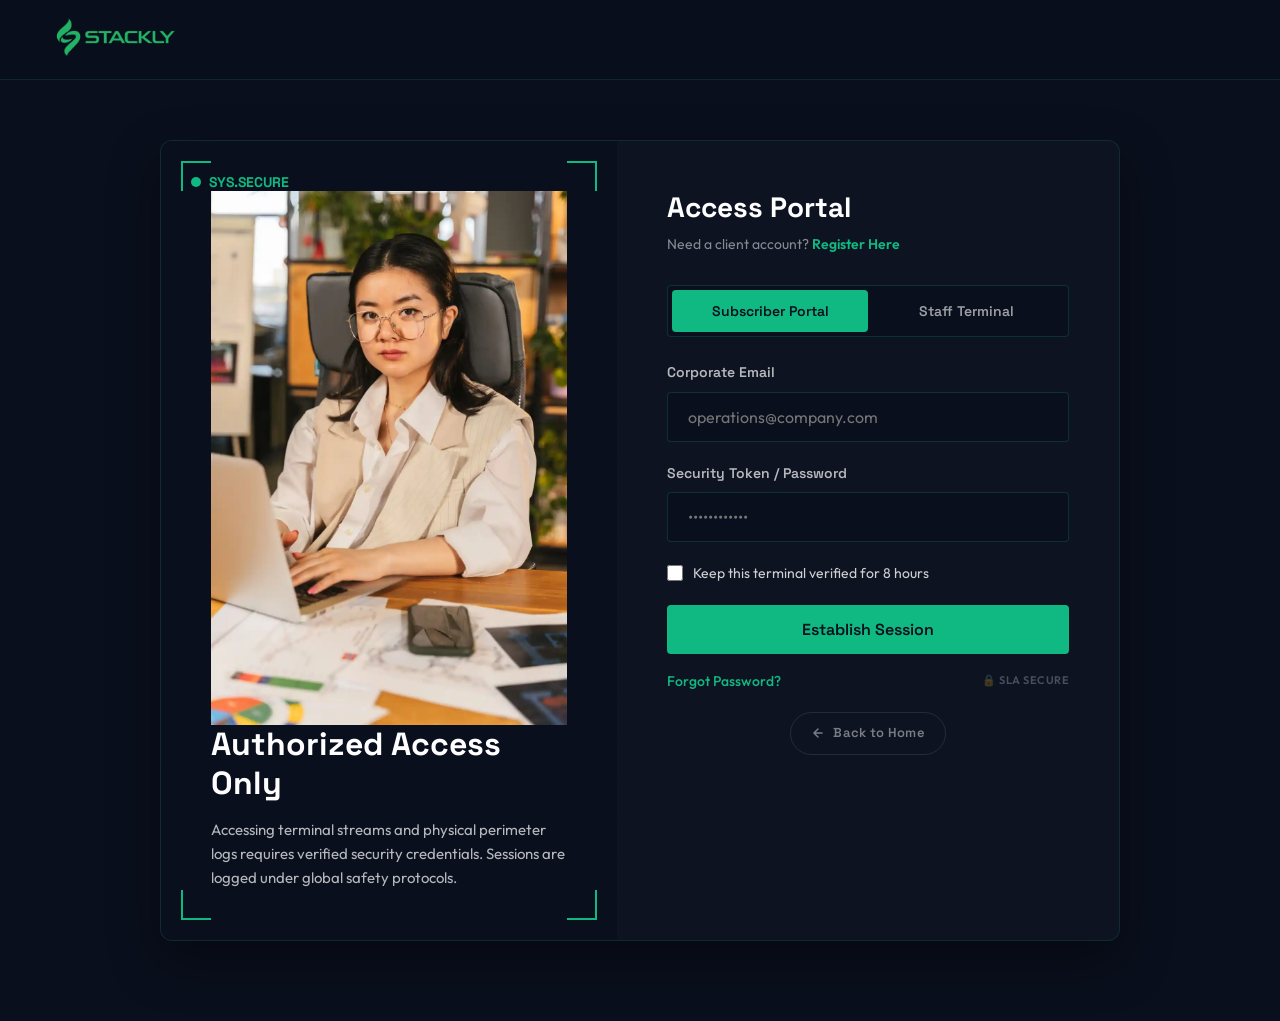
<file: signin.html>
<!DOCTYPE html>
<html lang="en">
<head>
  <meta charset="UTF-8">
  <meta name="viewport" content="width=device-width, initial-scale=1.0">
  <title>Sign In | Stackly Smart Security Solutions</title>
  <meta name="description" content="Access your Stackly security command dashboard. View live CCTV streams, review biometrics access logs, and configure alert dispatches.">
  <link rel="stylesheet" href="css/style.css">
  <style>
    /* Styling for the role selector toggle matching our 3-color palette */
    .role-toggle-container {
      display: flex;
      background-color: #f8fafd;
      border: 1px solid rgba(var(--color-dark-rgb), 0.1);
      border-radius: 4px;
      padding: 4px;
      margin-bottom: 24px;
    }
    .dark-theme .role-toggle-container {
      background-color: var(--color-dark);
      border-color: rgba(var(--color-accent-rgb), 0.2);
    }
    .role-btn {
      flex: 1;
      padding: 10px;
      text-align: center;
      font-family: var(--font-heading);
      font-weight: 600;
      font-size: 14px;
      cursor: pointer;
      border-radius: 4px;
      transition: var(--transition-fast);
      color: rgba(var(--color-dark-rgb), 0.6);
    }
    .dark-theme .role-btn {
      color: rgba(var(--color-white-rgb), 0.6);
    }
    .role-btn.active {
      background-color: var(--color-accent);
      color: var(--color-dark);
    }
    /* ── Forgot Password Modal ── */
    .fp-overlay {
      position: fixed;
      inset: 0;
      background: rgba(10, 15, 29, 0.85);
      backdrop-filter: blur(10px);
      z-index: 2000;
      display: flex;
      align-items: center;
      justify-content: center;
      opacity: 0;
      pointer-events: none;
      transition: opacity 0.35s cubic-bezier(0.16, 1, 0.3, 1);
    }
    .fp-overlay.open {
      opacity: 1;
      pointer-events: auto;
    }
    .fp-modal {
      background: #0e1526;
      border: 1px solid rgba(16, 185, 129, 0.25);
      border-radius: 12px;
      padding: 40px 36px;
      width: 100%;
      max-width: 440px;
      margin: 0 20px;
      position: relative;
      transform: translateY(20px) scale(0.97);
      transition: transform 0.35s cubic-bezier(0.16, 1, 0.3, 1);
      box-shadow: 0 24px 60px rgba(0, 0, 0, 0.6), 0 0 0 1px rgba(16, 185, 129, 0.1);
    }
    .fp-overlay.open .fp-modal {
      transform: translateY(0) scale(1);
    }
    .fp-modal-icon {
      width: 52px;
      height: 52px;
      border-radius: 50%;
      background: linear-gradient(135deg, rgba(16, 185, 129, 0.15), rgba(16, 185, 129, 0.05));
      border: 1px solid rgba(16, 185, 129, 0.3);
      display: flex;
      align-items: center;
      justify-content: center;
      font-size: 22px;
      margin-bottom: 20px;
    }
    .fp-modal h3 {
      font-family: var(--font-heading);
      font-size: 22px;
      color: #ffffff;
      margin-bottom: 8px;
    }
    .fp-modal p {
      font-size: 14px;
      color: rgba(255, 255, 255, 0.55);
      line-height: 1.6;
      margin-bottom: 28px;
    }
    .fp-close {
      position: absolute;
      top: 16px;
      right: 16px;
      width: 32px;
      height: 32px;
      border-radius: 50%;
      background: rgba(255, 255, 255, 0.05);
      border: 1px solid rgba(255, 255, 255, 0.1);
      color: rgba(255, 255, 255, 0.6);
      cursor: pointer;
      display: flex;
      align-items: center;
      justify-content: center;
      font-size: 16px;
      line-height: 1;
      transition: all 0.2s;
    }
    .fp-close:hover {
      background: rgba(255, 255, 255, 0.1);
      color: #ffffff;
    }
    .fp-success {
      display: none;
      text-align: center;
      padding: 10px 0;
    }
    .fp-success-icon {
      font-size: 40px;
      margin-bottom: 16px;
    }
    .fp-success h4 {
      font-family: var(--font-heading);
      font-size: 18px;
      color: var(--color-accent);
      margin-bottom: 8px;
    }
    .fp-success p {
      font-size: 13px;
      color: rgba(255, 255, 255, 0.5);
      margin-bottom: 20px;
    }
    /* ── Back to Home button ── */
    .back-home-row {
      margin-top: 20px;
      text-align: center;
    }
    .back-home-btn {
      display: inline-flex;
      align-items: center;
      gap: 8px;
      font-family: var(--font-heading);
      font-size: 13px;
      font-weight: 600;
      color: rgba(255, 255, 255, 0.45);
      text-decoration: none;
      padding: 10px 20px;
      border-radius: 50px;
      border: 1px solid rgba(255, 255, 255, 0.1);
      transition: all 0.25s ease;
      letter-spacing: 0.3px;
    }
    .back-home-btn:hover {
      color: var(--color-accent);
      border-color: rgba(16, 185, 129, 0.4);
      background: rgba(16, 185, 129, 0.05);
      gap: 12px;
    }
    .back-home-btn svg {
      width: 14px;
      height: 14px;
      flex-shrink: 0;
      transition: transform 0.25s ease;
    }
    .back-home-btn:hover svg {
      transform: translateX(-3px);
    }
  </style>
</head>
<body class="dark-theme">

  <!-- Header -->
  <header class="site-header">
    <div class="container header-container">
      <a href="index.html" class="logo">
        <img src="images/logo.webp" alt="Stackly Logo">
    </a>



  
          <span></span>
          <span></span>
          <span></span>
        </div>
      </div>
    </div>
  </header>

 
  <!-- Section 2: Main Auth Form -->
  <section class="auth-page-wrapper">
    <div class="container">
      <div class="auth-container reveal-up">
        
        <!-- Left Graphic Side -->
        <div class="auth-graphic-side">
           <img src="images/signin.webp" alt="CCTV Security Camera Grid">
          <div class="cyber-grid" style="opacity: 0.2;"></div>
          <div class="viewfinder-overlay">
            <div class="vf-corner vf-tl" style="top: 20px; left: 20px;"></div>
            <div class="vf-corner vf-tr" style="top: 20px; right: 20px;"></div>
            <div class="vf-corner vf-bl" style="bottom: 20px; left: 20px;"></div>
            <div class="vf-corner vf-br" style="bottom: 20px; right: 20px;"></div>
            <div class="vf-rec" style="top: 30px; left: 30px;"><span class="vf-dot"></span>SYS.SECURE</div>
          </div>
          
          <div class="auth-graphic-content">
            <h2>Authorized Access Only</h2>
            <p>Accessing terminal streams and physical perimeter logs requires verified security credentials. Sessions are logged under global safety protocols.</p>
          </div>
        </div>

        <!-- Right Form Side -->
        <div class="auth-form-side">
          <h2>Access Portal</h2>
          <p class="auth-subtitle">Need a client account? <a href="signup.html">Register Here</a></p>
          
          <!-- Role selector: toggles between User and Admin logins -->
          <div class="role-toggle-container">
            <div class="role-btn active" id="role-user" onclick="setRole('user')">Subscriber Portal</div>
            <div class="role-btn" id="role-admin" onclick="setRole('admin')">Staff Terminal</div>
          </div>

          <form id="signin-form" onsubmit="handleLogin(event)">
            <div class="form-group" style="margin-bottom: 20px;">
              <label for="u-email">Corporate Email</label>
              <input type="email" id="u-email" class="form-control" placeholder="operations@company.com" required>
            </div>
            
            <div class="form-group" style="margin-bottom: 20px;">
              <label for="u-pass">Security Token / Password</label>
              <input type="password" id="u-pass" class="form-control" placeholder="••••••••••••" required>
            </div>

            <div class="checkbox-group" style="margin-bottom: 20px;">
              <input type="checkbox" id="remember-me">
              <label for="remember-me">Keep this terminal verified for 8 hours</label>
            </div>

            <button type="submit" class="btn btn-primary" style="width: 100%;">Establish Session</button>
            
            <div class="auth-meta-row">
              <a href="404.html" id="forgot-pw-trigger">Forgot Password?</a>
              <span style="color: rgba(255,255,255,0.25); font-size: 11px; font-weight: 600; letter-spacing: 0.5px;">🔒 SLA SECURE</span>
            </div>
          </form>

          <!-- Back to Home -->
          <div class="back-home-row">
            <a href="index.html" class="back-home-btn">
              <svg viewBox="0 0 24 24" fill="none" stroke="currentColor" stroke-width="2.5" stroke-linecap="round" stroke-linejoin="round"><path d="M19 12H5M12 5l-7 7 7 7"/></svg>
              Back to Home
            </a>
          </div>
        </div>

      </div>
    </div>
  </section>

  <!-- Forgot Password Modal -->
  <div class="fp-overlay" id="fp-overlay" onclick="closeForgotOnOverlay(event)">
    <div class="fp-modal" id="fp-modal">
      <button class="fp-close" onclick="closeForgotPassword()" aria-label="Close">✕</button>

      <!-- Form View -->
      <div id="fp-form-view">
        <div class="fp-modal-icon">🔑</div>
        <h3>Reset Your Password</h3>
        <p>Enter your registered corporate email address and we'll send you a secure token reset link within minutes.</p>

        <form onsubmit="sendResetLink(event)">
          <div class="form-group" style="margin-bottom: 24px;">
            <label for="fp-email" style="color: rgba(255,255,255,0.7);">Corporate Email Address</label>
            <input type="email" id="fp-email" class="form-control" placeholder="operations@company.com" required
              style="background: rgba(255,255,255,0.04); border-color: rgba(255,255,255,0.12); color: #fff;">
          </div>
          <button type="submit" class="btn btn-primary" style="width: 100%;">Send Reset Link</button>
        </form>

        <p style="margin-top: 20px; text-align: center; font-size: 12px; color: rgba(255,255,255,0.3); margin-bottom: 0;">
          Remembered your password?
          <a href="#" onclick="closeForgotPassword()" style="color: var(--color-accent); text-decoration: none;"> Sign in here</a>
        </p>
      </div>

      <!-- Success View -->
      <div class="fp-success" id="fp-success-view">
        <div class="fp-success-icon">✅</div>
        <h4>Reset Link Dispatched</h4>
        <p>A secure token reset link has been sent to your registered email. Check your inbox and follow the instructions.</p>
        <button class="btn btn-primary" style="width: 100%;" onclick="closeForgotPassword()">Return to Sign In</button>
      </div>
    </div>
  </div>

  <script src="js/script.js"></script>

  <!-- Forgot Password + Login Role & Form Redirect Script -->
  <script>
    /* ── Forgot Password Modal Logic ── */
    function openForgotPassword(e) {
      e.preventDefault();
      document.getElementById('fp-overlay').classList.add('open');
      document.getElementById('fp-form-view').style.display = 'block';
      document.getElementById('fp-success-view').style.display = 'none';
      setTimeout(() => document.getElementById('fp-email').focus(), 350);
    }

    function closeForgotPassword() {
      document.getElementById('fp-overlay').classList.remove('open');
    }

    function closeForgotOnOverlay(e) {
      if (e.target === document.getElementById('fp-overlay')) {
        closeForgotPassword();
      }
    }

    function sendResetLink(e) {
      e.preventDefault();
      const email = document.getElementById('fp-email').value;
      // Simulate async send
      document.getElementById('fp-form-view').style.display = 'none';
      document.getElementById('fp-success-view').style.display = 'block';
    }

    /* Escape key closes modal */
    document.addEventListener('keydown', function(e) {
      if (e.key === 'Escape') closeForgotPassword();
    });

  </script>

  <script>
    let currentRole = 'user';

    function setRole(role) {
      currentRole = role;
      document.getElementById('role-user').classList.remove('active');
      document.getElementById('role-admin').classList.remove('active');
      
      if (role === 'user') {
        document.getElementById('role-user').classList.add('active');
      } else {
        document.getElementById('role-admin').classList.add('active');
      }
    }

    function handleLogin(e) {
      e.preventDefault();
      const email = document.getElementById('u-email').value;

      // Persist session data for dashboard display
      localStorage.setItem('stackly_user_email', email);
      localStorage.setItem('stackly_user_role', currentRole);

      if (currentRole === 'user') {
        alert('Subscriber authentication verified. Establishing secure connection to User Dashboard...');
        window.location.href = 'userdashboard.html';
      } else {
        alert('Staff credentials approved. Launching Admin Command Terminal...');
        window.location.href = 'admindashboard.html';
      }
    }
  </script>
</body>
</html>
</file>
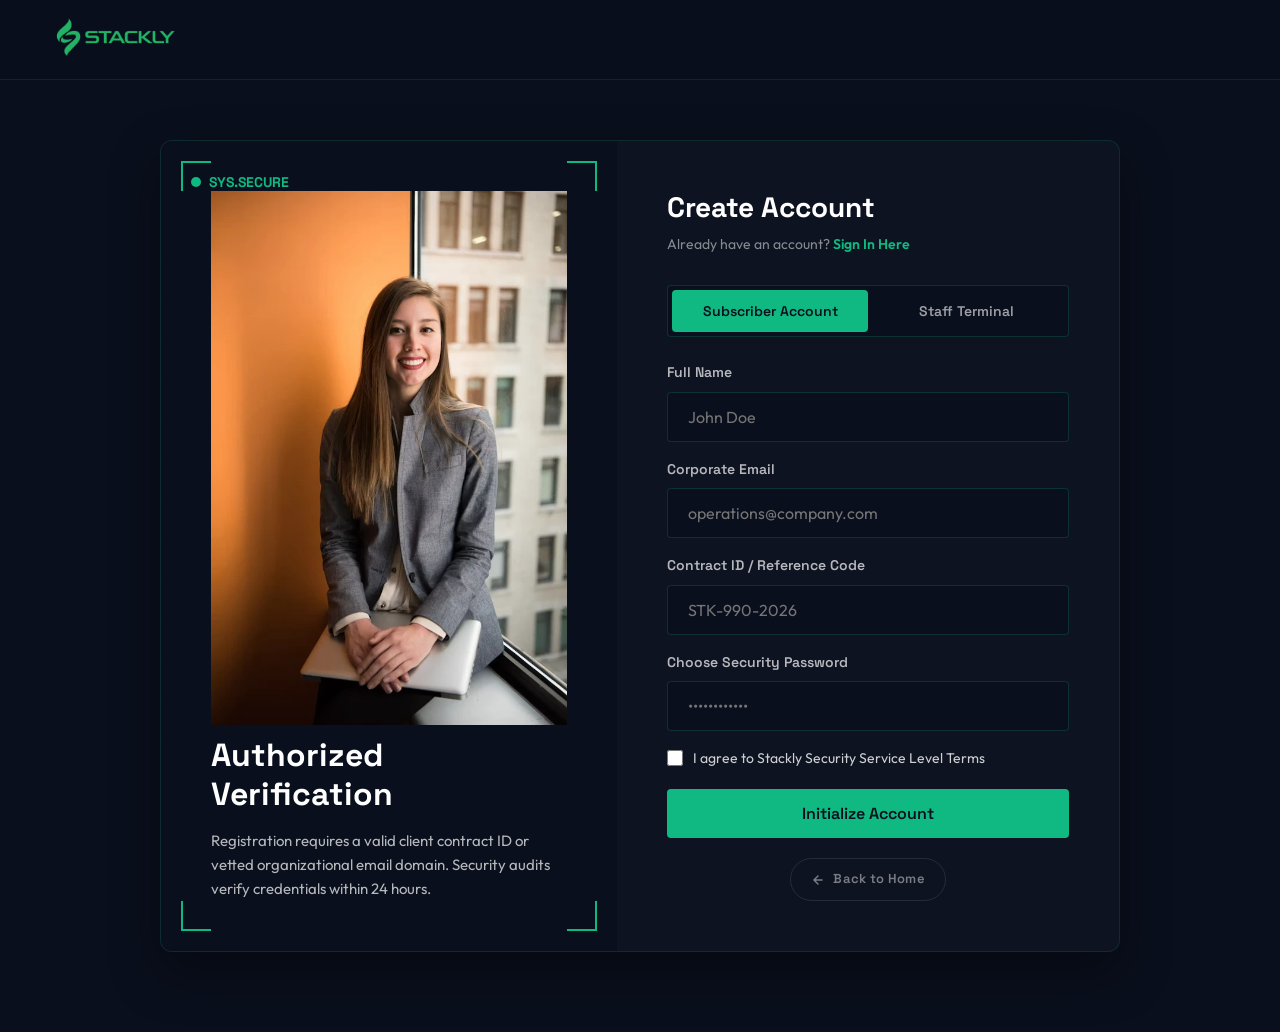
<file: signup.html>
<!DOCTYPE html>
<html lang="en">
<head>
  <meta charset="UTF-8">
  <meta name="viewport" content="width=device-width, initial-scale=1.0">
  <title>Register Account | Stackly Smart Security Solutions</title>
  <meta name="description" content="Register your Stackly security client account. Manage active installations, request camera maintenance, and audit sensor histories.">
  <link rel="stylesheet" href="css/style.css">
  <style>
    /* Styling for the role selector toggle matching our 3-color palette */
    .role-toggle-container {
      display: flex;
      background-color: #f8fafd;
      border: 1px solid rgba(var(--color-dark-rgb), 0.1);
      border-radius: 4px;
      padding: 4px;
      margin-bottom: 24px;
    }
    .dark-theme .role-toggle-container {
      background-color: var(--color-dark);
      border-color: rgba(var(--color-accent-rgb), 0.2);
    }
    .role-btn {
      flex: 1;
      padding: 10px;
      text-align: center;
      font-family: var(--font-heading);
      font-weight: 600;
      font-size: 14px;
      cursor: pointer;
      border-radius: 4px;
      transition: var(--transition-fast);
      color: rgba(var(--color-dark-rgb), 0.6);
    }
    .dark-theme .role-btn {
      color: rgba(var(--color-white-rgb), 0.6);
    }
    .role-btn.active {
      background-color: var(--color-accent);
      color: var(--color-dark);
    }
    /* ── Back to Home button ── */
    .back-home-row {
      margin-top: 20px;
      text-align: center;
    }
    .back-home-btn {
      display: inline-flex;
      align-items: center;
      gap: 8px;
      font-family: var(--font-heading);
      font-size: 13px;
      font-weight: 600;
      color: rgba(255, 255, 255, 0.45);
      text-decoration: none;
      padding: 10px 20px;
      border-radius: 50px;
      border: 1px solid rgba(255, 255, 255, 0.1);
      transition: all 0.25s ease;
      letter-spacing: 0.3px;
    }
    .back-home-btn:hover {
      color: var(--color-accent);
      border-color: rgba(16, 185, 129, 0.4);
      background: rgba(16, 185, 129, 0.05);
      gap: 12px;
    }
    .back-home-btn svg {
      width: 14px;
      height: 14px;
      flex-shrink: 0;
      transition: transform 0.25s ease;
    }
    .back-home-btn:hover svg {
      transform: translateX(-3px);
    }
  </style>
</head>
<body class="dark-theme">

  <!-- Header -->
  <header class="site-header">
    <div class="container header-container">
      <a href="index.html" class="logo">
        <img src="images/logo.webp" alt="Stackly Logo">
      </a>

    
          <span></span>
          <span></span>
          <span></span>
        </div>
      </div>
    </div>
  </header>



  <!-- Section 2: Main Signup Form -->
  <section class="auth-page-wrapper">
    <div class="container">
      <div class="auth-container reveal-up">
        
        <!-- Left Graphic Side -->
        <div class="auth-graphic-side">
           <img src="images/samantha.webp" alt="CCTV Security Camera Grid">
          <div class="cyber-grid" style="opacity: 0.2;"></div>
          <div class="viewfinder-overlay">
            <div class="vf-corner vf-tl" style="top: 20px; left: 20px;"></div>
            <div class="vf-corner vf-tr" style="top: 20px; right: 20px;"></div>
            <div class="vf-corner vf-bl" style="bottom: 20px; left: 20px;"></div>
            <div class="vf-corner vf-br" style="bottom: 20px; right: 20px;"></div>
            <div class="vf-rec" style="top: 30px; left: 30px;"><span class="vf-dot"></span>SYS.SECURE</div>
          </div>
          
          <div class="auth-graphic-content">
            <h2>Authorized Verification</h2>
            <p>Registration requires a valid client contract ID or vetted organizational email domain. Security audits verify credentials within 24 hours.</p>
          </div>
        </div>

        <!-- Right Form Side -->
        <div class="auth-form-side">
          <h2>Create Account</h2>
          <p class="auth-subtitle">Already have an account? <a href="signin.html">Sign In Here</a></p>
          
          <div class="role-toggle-container">
            <div class="role-btn active" id="role-user" onclick="setRole('user')">Subscriber Account</div>
            <div class="role-btn" id="role-admin" onclick="setRole('admin')">Staff Terminal</div>
          </div>

          <form id="signup-form" onsubmit="handleSignup(event)">
            <div class="form-group" style="margin-bottom: 16px;">
              <label for="u-name">Full Name</label>
              <input type="text" id="u-name" class="form-control" placeholder="John Doe" required>
            </div>
            
            <div class="form-group" style="margin-bottom: 16px;">
              <label for="u-email">Corporate Email</label>
              <input type="email" id="u-email" class="form-control" placeholder="operations@company.com" required>
            </div>

            <div class="form-group" style="margin-bottom: 16px;">
              <label for="u-cid">Contract ID / Reference Code</label>
              <input type="text" id="u-cid" class="form-control" placeholder="STK-990-2026" required>
            </div>
            
            <div class="form-group" style="margin-bottom: 16px;">
              <label for="u-pass">Choose Security Password</label>
              <input type="password" id="u-pass" class="form-control" placeholder="••••••••••••" required>
            </div>

            <div class="checkbox-group" style="margin-bottom: 20px;">
              <input type="checkbox" id="terms" required>
              <label for="terms">I agree to Stackly Security Service Level Terms</label>
            </div>

            <button type="submit" class="btn btn-primary" style="width: 100%;">Initialize Account</button>
          </form>

          <!-- Back to Home -->
          <div class="back-home-row">
            <a href="index.html" class="back-home-btn">
              <svg viewBox="0 0 24 24" fill="none" stroke="currentColor" stroke-width="2.5" stroke-linecap="round" stroke-linejoin="round"><path d="M19 12H5M12 5l-7 7 7 7"/></svg>
              Back to Home
            </a>
          </div>
        </div>
      </div>
    </div>
  </section>

  <script src="js/script.js"></script>

  <!-- Signup Form Redirect Script -->
  <script>
    let currentRole = 'user';

    function setRole(role) {
      currentRole = role;
      document.getElementById('role-user').classList.remove('active');
      document.getElementById('role-admin').classList.remove('active');
      
      if (role === 'user') {
        document.getElementById('role-user').classList.add('active');
      } else {
        document.getElementById('role-admin').classList.add('active');
      }
    }

    function handleSignup(e) {
      e.preventDefault();
      alert('Registration request whitelisted. Verification audit email has been sent. Redirecting to sign in page...');
      window.location.href = 'signin.html';
    }
  </script>
</body>
</html>
</file>
<file: css/style.css>
/* -------------------------------------------------------------
 * Stackly - Smart Security Solutions Stylesheet
 * Strict 3-Color Palette Theme:
 * 1. Primary Dark Slate: #0a0f1d
 * 2. Secondary White: #ffffff
 * 3. Accent Security Green: #10b981
 * ------------------------------------------------------------- */

@import url('https://fonts.googleapis.com/css2?family=Outfit:wght@300;400;500;600;700&family=Space+Grotesk:wght@400;500;600;700&display=swap');

:root {
  /* The Three Colors */
  --color-dark: #0a0f1d;
  --color-white: #ffffff;
  --color-accent: #10b981;

  /* RGB Values for opacity controls */
  --color-dark-rgb: 10, 15, 29;
  --color-white-rgb: 255, 255, 255;
  --color-accent-rgb: 16, 185, 129;

  /* Fonts */
  --font-heading: 'Space Grotesk', sans-serif;
  --font-body: 'Outfit', sans-serif;

  /* Transitions */
  --transition-fast: 0.2s ease;
  --transition-medium: 0.4s cubic-bezier(0.16, 1, 0.3, 1);
  --transition-slow: 0.8s cubic-bezier(0.16, 1, 0.3, 1);

  /* Container */
  --container-width: 1240px;
  --header-height: 80px;
}

/* Base resets & global styles */
*, *::before, *::after {
  box-sizing: border-box;
  margin: 0;
  padding: 0;
}

html {
  scroll-behavior: smooth;
  text-rendering: optimizeLegibility;
  -webkit-font-smoothing: antialiased;
}

body {
  font-family: var(--font-body);
  font-size: 16px;
  line-height: 1.6;
  color: rgba(var(--color-dark-rgb), 0.8);
  background-color: var(--color-white);
  overflow-x: hidden;
}

body.dark-theme {
  background-color: var(--color-dark);
  color: rgba(var(--color-white-rgb), 0.8);
}

a {
  color: inherit;
  text-decoration: none;
  transition: var(--transition-fast);
}

img {
  max-width: 100%;
  height: auto;
  display: block;
}

button, input, select, textarea {
  font-family: inherit;
  font-size: inherit;
  background: none;
  border: none;
  outline: none;
}

ul {
  list-style: none;
}

/* Typography */
h1, h2, h3, h4, h5, h6 {
  font-family: var(--font-heading);
  font-weight: 700;
  line-height: 1.2;
  color: var(--color-dark);
}

body.dark-theme h1, 
body.dark-theme h2, 
body.dark-theme h3, 
body.dark-theme h4, 
body.dark-theme h5, 
body.dark-theme h6 {
  color: var(--color-white);
}

.text-accent {
  color: var(--color-accent);
}

/* Container */
.container {
  max-width: var(--container-width);
  margin: 0 auto;
  padding: 0 24px;
  width: 100%;
}

/* Button & Link Styles (Strict 3 Colors) */
.btn {
  display: inline-flex;
  align-items: center;
  justify-content: center;
  padding: 14px 28px;
  font-family: var(--font-heading);
  font-weight: 600;
  border-radius: 4px;
  cursor: pointer;
  transition: all var(--transition-medium);
  gap: 8px;
  position: relative;
  overflow: hidden;
}

.btn-primary {
  background-color: var(--color-accent);
  color: var(--color-dark);
}

.btn-primary:hover {
  background-color: var(--color-dark);
  color: var(--color-accent);
  box-shadow: 0 0 20px rgba(var(--color-accent-rgb), 0.4);
}

.dark-theme .btn-primary:hover {
  background-color: var(--color-white);
  color: var(--color-dark);
}

.btn-outline {
  border: 2px solid var(--color-accent);
  color: var(--color-accent);
}

.btn-outline:hover {
  background-color: var(--color-accent);
  color: var(--color-dark);
  box-shadow: 0 0 15px rgba(var(--color-accent-rgb), 0.3);
}

.btn-dark {
  background-color: var(--color-dark);
  color: var(--color-white);
}

.btn-dark:hover {
  background-color: var(--color-accent);
  color: var(--color-dark);
}

.btn-white {
  background-color: var(--color-white);
  color: var(--color-dark);
}

.btn-white:hover {
  background-color: var(--color-accent);
  color: var(--color-dark);
}

/* Mobile Navigation Blur Overlay — sits BELOW the header */
body::after {
  content: '';
  display: block;
  position: fixed;
  top: 0;
  left: 0;
  width: 100vw;
  height: 100vh;
  background-color: rgba(10, 15, 29, 0.75);
  backdrop-filter: blur(4px);
  -webkit-backdrop-filter: blur(4px);
  opacity: 0;
  pointer-events: none;
  transition: opacity 0.4s cubic-bezier(0.16, 1, 0.3, 1);
  z-index: 950; /* BELOW header (1200) but above page content */
}

body.menu-open {
  overflow: hidden;
  position: fixed;
  width: 100%;
}

body.menu-open::after {
  opacity: 1;
  pointer-events: auto;
}

/* Header / Navbar */
.site-header {
  position: fixed;
  top: 0;
  left: 0;
  width: 100%;
  height: var(--header-height);
  background-color: rgba(var(--color-dark-rgb), 0.97);
  backdrop-filter: blur(12px);
  z-index: 1200; /* Always above overlay (950) and drawer (1100) */
  border-bottom: 1px solid rgba(var(--color-accent-rgb), 0.15);
  transition: var(--transition-medium);
}

.site-header.scrolled {
  height: 70px;
  box-shadow: 0 10px 30px rgba(0, 0, 0, 0.3);
}

.header-container {
  display: flex;
  align-items: center;
  justify-content: space-between;
  height: 100%;
}

.logo {
  display: flex;
  align-items: center;
  gap: 10px;
  font-family: var(--font-heading);
  font-weight: 700;
  font-size: 24px;
  color: var(--color-white);
}

.logo img {
  height: 98px;
  width: auto;
  object-fit: contain;
}

.logo-dot {
  color: var(--color-accent);
}

.nav-menu {
  display: flex;
  align-items: center;
  gap: 32px;
}

.nav-link {
  font-family: var(--font-heading);
  font-weight: 500;
  color: rgba(var(--color-white-rgb), 0.8);
  font-size: 15px;
  letter-spacing: 0.5px;
  position: relative;
  padding: 8px 0;
}

.nav-link:hover, .nav-link.active {
  color: var(--color-accent);
}

.nav-link::after {
  content: '';
  position: absolute;
  bottom: 0;
  left: 0;
  width: 0;
  height: 2px;
  background-color: var(--color-accent);
  transition: var(--transition-medium);
}

.nav-link:hover::after, .nav-link.active::after {
  width: 100%;
}

.header-actions {
  display: flex;
  align-items: center;
  gap: 16px;
}

/* Hidden on desktop — only visible inside mobile nav drawer */
.nav-drawer-cta {
  display: none;
}

/* Mobile Toggle */
.mobile-toggle {
  display: none;
  flex-direction: column;
  justify-content: center;
  align-items: center;
  gap: 5px;
  width: 44px;
  height: 44px;
  cursor: pointer;
  z-index: 1100;
  border-radius: 8px;
  background-color: rgba(var(--color-accent-rgb), 0.08);
  border: 1px solid rgba(var(--color-accent-rgb), 0.2);
  transition: var(--transition-fast);
  flex-shrink: 0;
}

.mobile-toggle:hover {
  background-color: rgba(var(--color-accent-rgb), 0.15);
  border-color: rgba(var(--color-accent-rgb), 0.4);
}

.mobile-toggle span {
  display: block;
  height: 2px;
  width: 20px;
  background-color: var(--color-white);
  border-radius: 2px;
  transition: all var(--transition-fast);
  transform-origin: center;
}

/* Hero Section with Interactive Viewfinder Overlay */
.hero {
  position: relative;
  min-height: 100vh;
  padding-top: calc(var(--header-height) + 40px);
  background-color: var(--color-dark);
  color: var(--color-white);
  display: flex;
  align-items: center;
  overflow: hidden;
}

.hero-grid {
  display: grid;
  grid-template-columns: 1.1fr 0.9fr;
  gap: 60px;
  align-items: center;
  position: relative;
  z-index: 10;
}

.hero-tag {
  display: inline-flex;
  align-items: center;
  gap: 8px;
  background-color: rgba(var(--color-accent-rgb), 0.1);
  border: 1px solid rgba(var(--color-accent-rgb), 0.3);
  color: var(--color-accent);
  padding: 8px 16px;
  border-radius: 50px;
  font-family: var(--font-heading);
  font-weight: 500;
  font-size: 14px;
  margin-bottom: 24px;
  letter-spacing: 1px;
  text-transform: uppercase;
}

.hero-tag-pulse {
  width: 8px;
  height: 8px;
  background-color: var(--color-accent);
  border-radius: 50%;
  animation: pulse 1.5s infinite;
}

@keyframes pulse {
  0% { transform: scale(0.9); opacity: 1; }
  50% { transform: scale(1.4); opacity: 0.4; }
  100% { transform: scale(0.9); opacity: 1; }
}

.hero h1 {
  font-size: 56px;
  line-height: 1.1;
  margin-bottom: 24px;
  color: var(--color-white);
}

.hero p {
  font-size: 18px;
  color: rgba(var(--color-white-rgb), 0.7);
  margin-bottom: 40px;
  max-width: 580px;
}

.hero-buttons {
  display: flex;
  gap: 16px;
}

.hero-visual {
  position: relative;
  display: flex;
  justify-content: center;
  align-items: center;
}

.hero-image-wrapper {
  position: relative;
  border: 1px solid rgba(var(--color-accent-rgb), 0.3);
  padding: 15px;
  border-radius: 12px;
  background-color: rgba(var(--color-white-rgb), 0.02);
}

.hero-image-wrapper img {
  border-radius: 8px;
  filter: grayscale(20%) contrast(110%);
  width: 100%;
  height: 500px;
  object-fit: cover;
  transition: var(--transition-slow);
}

.hero-image-wrapper:hover img {
  filter: grayscale(0%) contrast(100%);
  transform: scale(1.02);
}

/* Interactive Viewfinder Overlay */
.viewfinder-overlay {
  position: absolute;
  top: 0;
  left: 0;
  width: 100%;
  height: 100%;
  pointer-events: none;
  z-index: 5;
  box-sizing: border-box;
}

.vf-corner {
  position: absolute;
  width: 30px;
  height: 30px;
  border: 2px solid var(--color-accent);
  transition: var(--transition-medium);
}

.vf-tl { top: 30px; left: 30px; border-right: none; border-bottom: none; }
.vf-tr { top: 30px; right: 30px; border-left: none; border-bottom: none; }
.vf-bl { bottom: 30px; left: 30px; border-right: none; border-top: none; }
.vf-br { bottom: 30px; right: 30px; border-left: none; border-top: none; }

.hero-visual:hover .vf-tl { top: 15px; left: 15px; }
.hero-visual:hover .vf-tr { top: 15px; right: 15px; }
.hero-visual:hover .vf-bl { bottom: 15px; left: 15px; }
.hero-visual:hover .vf-br { bottom: 15px; right: 15px; }

.vf-rec {
  position: absolute;
  top: 45px;
  left: 45px;
  display: flex;
  align-items: center;
  gap: 8px;
  color: var(--color-accent);
  font-family: var(--font-heading);
  font-weight: 700;
  font-size: 14px;
}

.vf-dot {
  width: 10px;
  height: 10px;
  background-color: var(--color-accent);
  border-radius: 50%;
  animation: blink 1s infinite steps(2);
}

.vf-crosshair {
  position: absolute;
  top: 50%;
  left: 50%;
  transform: translate(-50%, -50%);
  width: 40px;
  height: 40px;
  border: 1px solid rgba(var(--color-accent-rgb), 0.4);
  border-radius: 50%;
}

.vf-crosshair::before, .vf-crosshair::after {
  content: '';
  position: absolute;
  background-color: var(--color-accent);
}

.vf-crosshair::before {
  top: 50%;
  left: -10px;
  right: -10px;
  height: 1px;
  transform: translateY(-50%);
}

.vf-crosshair::after {
  left: 50%;
  top: -10px;
  bottom: -10px;
  width: 1px;
  transform: translateX(-50%);
}

.vf-scanner-line {
  position: absolute;
  left: 0;
  width: 100%;
  height: 3px;
  background: linear-gradient(90deg, transparent, var(--color-accent), transparent);
  box-shadow: 0 0 10px var(--color-accent);
  animation: scan 4s linear infinite;
}

.vf-telemetry {
  position: absolute;
  bottom: 45px;
  right: 45px;
  font-family: monospace;
  font-size: 12px;
  color: rgba(var(--color-accent-rgb), 0.8);
  text-align: right;
  line-height: 1.4;
}

/* Background Cyber Grid */
.cyber-grid {
  position: absolute;
  top: 0;
  left: 0;
  width: 100%;
  height: 100%;
  background-image: 
    linear-gradient(rgba(var(--color-accent-rgb), 0.03) 1px, transparent 1px),
    linear-gradient(90deg, rgba(var(--color-accent-rgb), 0.03) 1px, transparent 1px);
  background-size: 40px 40px;
  pointer-events: none;
}

.cyber-light-radial {
  position: absolute;
  top: 30%;
  right: 10%;
  width: 500px;
  height: 500px;
  background: radial-gradient(circle, rgba(var(--color-accent-rgb), 0.08) 0%, transparent 70%);
  pointer-events: none;
}

@keyframes blink {
  0% { opacity: 0; }
  50% { opacity: 1; }
  100% { opacity: 0; }
}

@keyframes scan {
  0% { top: 0%; }
  50% { top: 100%; }
  100% { top: 0%; }
}

/* Stats Counter Section */
.stats-counter {
  padding: 60px 0;
  background-color: var(--color-accent);
  color: var(--color-dark);
}

.stats-grid {
  display: grid;
  grid-template-columns: repeat(4, 1fr);
  gap: 30px;
  text-align: center;
}

.stat-item h3 {
  font-size: 48px;
  font-family: var(--font-heading);
  margin-bottom: 8px;
  color: var(--color-dark);
}

.stat-item p {
  font-size: 16px;
  font-weight: 500;
  letter-spacing: 0.5px;
  text-transform: uppercase;
  color: rgba(var(--color-dark-rgb), 0.8);
}

/* Features Cards Overlapping Section */
.features-overlap {
  padding: 80px 0;
  margin-top: -40px;
  position: relative;
  z-index: 20;
}

.features-grid {
  display: grid;
  grid-template-columns: repeat(3, 1fr);
  gap: 30px;
}

.feature-card {
  background-color: var(--color-white);
  border: 1px solid rgba(var(--color-dark-rgb), 0.1);
  padding: 40px;
  border-radius: 8px;
  transition: all var(--transition-medium);
  box-shadow: 0 10px 30px rgba(var(--color-dark-rgb), 0.03);
  display: flex;
  flex-direction: column;
}

.dark-theme .feature-card {
  background-color: rgba(var(--color-white-rgb), 0.02);
  border-color: rgba(var(--color-accent-rgb), 0.1);
}

.feature-card:hover {
  transform: translateY(-10px);
  border-color: var(--color-accent);
  box-shadow: 0 20px 40px rgba(var(--color-accent-rgb), 0.1);
}

.feature-icon-wrapper {
  width: 60px;
  height: 60px;
  background-color: rgba(var(--color-accent-rgb), 0.08);
  border-radius: 4px;
  display: flex;
  align-items: center;
  justify-content: center;
  color: var(--color-accent);
  margin-bottom: 24px;
  border: 1px solid rgba(var(--color-accent-rgb), 0.2);
  transition: var(--transition-fast);
}

.feature-card:hover .feature-icon-wrapper {
  background-color: var(--color-accent);
  color: var(--color-dark);
}

.feature-card h3 {
  font-size: 20px;
  margin-bottom: 16px;
}

.feature-card p {
  color: rgba(var(--color-dark-rgb), 0.6);
  font-size: 15px;
}

.dark-theme .feature-card p {
  color: rgba(var(--color-white-rgb), 0.6);
}

.feature-metric {
  margin-top: auto;
  padding-top: 24px;
  display: flex;
  align-items: center;
  justify-content: space-between;
  border-top: 1px solid rgba(var(--color-dark-rgb), 0.1);
}

.dark-theme .feature-metric {
  border-top-color: rgba(var(--color-white-rgb), 0.1);
}

.metric-label {
  font-size: 13px;
  text-transform: uppercase;
  letter-spacing: 0.5px;
  font-weight: 600;
}

.metric-value {
  font-family: var(--font-heading);
  font-weight: 700;
  color: var(--color-accent);
  font-size: 18px;
}

/* About Section */
.about-section {
  padding: 100px 0;
  background-color: #f8fafd;
}

.dark-theme .about-section {
  background-color: rgba(var(--color-dark-rgb), 0.5);
}

.section-grid {
  display: grid;
  grid-template-columns: 1fr 1fr;
  gap: 80px;
  align-items: center;
}

.section-tag {
  font-family: var(--font-heading);
  color: var(--color-accent);
  font-weight: 600;
  font-size: 14px;
  text-transform: uppercase;
  letter-spacing: 1.5px;
  display: block;
  margin-bottom: 12px;
}

.section-title {
  font-size: 40px;
  margin-bottom: 24px;
}

.section-desc {
  font-size: 16px;
  color: rgba(var(--color-dark-rgb), 0.6);
  margin-bottom: 32px;
}

.dark-theme .section-desc {
  color: rgba(var(--color-white-rgb), 0.7);
}

.about-features {
  display: grid;
  grid-template-columns: 1fr;
  gap: 20px;
  margin-bottom: 40px;
}

.about-feat-item {
  display: flex;
  align-items: flex-start;
  gap: 16px;
}

.about-feat-icon {
  width: 24px;
  height: 24px;
  background-color: var(--color-accent);
  color: var(--color-dark);
  border-radius: 50%;
  display: flex;
  align-items: center;
  justify-content: center;
  font-size: 12px;
  font-weight: bold;
  flex-shrink: 0;
}

.about-feat-text h4 {
  font-size: 18px;
  margin-bottom: 4px;
}

.about-feat-text p {
  font-size: 14px;
  color: rgba(var(--color-dark-rgb), 0.55);
}

.dark-theme .about-feat-text p {
  color: rgba(var(--color-white-rgb), 0.55);
}

.about-visual {
  position: relative;
}

.about-img-box {
  border: 1px solid rgba(var(--color-dark-rgb), 0.1);
  border-radius: 12px;
  overflow: hidden;
  padding: 10px;
  background-color: var(--color-white);
}

.dark-theme .about-img-box {
  border-color: rgba(var(--color-accent-rgb), 0.1);
  background-color: rgba(var(--color-white-rgb), 0.01);
}

.about-img-box img {
  border-radius: 8px;
  width: 100%;
}

.about-badge {
  position: absolute;
  bottom: -30px;
  left: -30px;
  background-color: var(--color-dark);
  color: var(--color-white);
  padding: 30px;
  border-radius: 8px;
  border: 1px solid rgba(var(--color-accent-rgb), 0.3);
  text-align: center;
  box-shadow: 0 15px 30px rgba(0,0,0,0.2);
}

.about-badge-num {
  font-family: var(--font-heading);
  font-size: 36px;
  font-weight: 700;
  color: var(--color-accent);
  line-height: 1;
}

.about-badge-text {
  font-size: 12px;
  text-transform: uppercase;
  letter-spacing: 1px;
  margin-top: 8px;
  color: rgba(var(--color-white-rgb), 0.7);
}

/* Services Grid Section */
.services-section {
  padding: 100px 0;
  background-color: var(--color-dark);
  color: var(--color-white);
}

.services-header {
  text-align: center;
  max-width: 600px;
  margin: 0 auto 60px;
}

.services-header .section-title {
  color: var(--color-white);
}

.services-grid {
  display: grid;
  grid-template-columns: repeat(3, 1fr);
  gap: 30px;
}

.service-card-premium {
  background-color: rgba(var(--color-white-rgb), 0.02);
  border: 1px solid rgba(var(--color-accent-rgb), 0.1);
  border-radius: 12px;
  padding: 45px 35px;
  position: relative;
  transition: all var(--transition-medium);
  overflow: hidden;
}

.service-card-premium::before {
  content: '';
  position: absolute;
  bottom: 0;
  left: 0;
  width: 100%;
  height: 4px;
  background-color: var(--color-accent);
  transform: scaleX(0);
  transform-origin: left;
  transition: transform var(--transition-medium);
}

.service-card-premium:hover {
  transform: translateY(-10px);
  background-color: rgba(var(--color-white-rgb), 0.04);
  border-color: rgba(var(--color-accent-rgb), 0.3);
  box-shadow: 0 20px 40px rgba(0, 0, 0, 0.4);
}

.service-card-premium:hover::before {
  transform: scaleX(1);
}

.service-icon-box {
  width: 70px;
  height: 70px;
  background-color: rgba(var(--color-accent-rgb), 0.05);
  border: 1px solid rgba(var(--color-accent-rgb), 0.2);
  border-radius: 50%;
  display: flex;
  align-items: center;
  justify-content: center;
  color: var(--color-accent);
  font-size: 28px;
  margin-bottom: 30px;
  transition: var(--transition-medium);
}

.service-card-premium:hover .service-icon-box {
  background-color: var(--color-accent);
  color: var(--color-dark);
  transform: rotateY(180deg);
}

.service-card-premium h3 {
  font-size: 22px;
  margin-bottom: 16px;
  color: var(--color-white);
}

.service-card-premium p {
  color: rgba(var(--color-white-rgb), 0.6);
  font-size: 15px;
  margin-bottom: 24px;
}

.service-link {
  display: inline-flex;
  align-items: center;
  gap: 8px;
  font-family: var(--font-heading);
  font-weight: 600;
  font-size: 14px;
  color: var(--color-accent);
  text-transform: uppercase;
  letter-spacing: 0.5px;
}

.service-link span {
  transition: transform var(--transition-fast);
}

.service-card-premium:hover .service-link span {
  transform: translateX(5px);
}

/* Process Section (How It Works) */
.process-section {
  padding: 100px 0;
  background-color: var(--color-white);
}

.dark-theme .process-section {
  background-color: var(--color-dark);
}

.process-header {
  text-align: center;
  max-width: 600px;
  margin: 0 auto 60px;
}

.process-grid {
  display: grid;
  grid-template-columns: repeat(4, 1fr);
  gap: 30px;
  position: relative;
}

.process-step {
  text-align: center;
  position: relative;
  z-index: 5;
}

.process-num {
  width: 50px;
  height: 50px;
  border-radius: 50%;
  background-color: var(--color-white);
  border: 3px solid rgba(var(--color-dark-rgb), 0.1);
  color: var(--color-dark);
  font-family: var(--font-heading);
  font-weight: 700;
  font-size: 20px;
  display: flex;
  align-items: center;
  justify-content: center;
  margin: 0 auto 24px;
  transition: all var(--transition-medium);
}

.dark-theme .process-num {
  background-color: var(--color-dark);
  border-color: rgba(var(--color-white-rgb), 0.1);
  color: var(--color-white);
}

.process-step:hover .process-num {
  background-color: var(--color-accent);
  border-color: var(--color-accent);
  color: var(--color-dark);
  transform: scale(1.1);
  box-shadow: 0 0 15px rgba(var(--color-accent-rgb), 0.4);
}

.process-step h3 {
  font-size: 18px;
  margin-bottom: 12px;
}

.process-step p {
  font-size: 14px;
  color: rgba(var(--color-dark-rgb), 0.6);
  padding: 0 10px;
}

.dark-theme .process-step p {
  color: rgba(var(--color-white-rgb), 0.6);
}

/* Interactive CCTV Live Feed Video Section */
.live-feed-section {
  padding: 100px 0;
  background-color: #05070a;
  color: var(--color-white);
}

.live-feed-wrapper {
  max-width: 900px;
  margin: 0 auto;
  border: 1px solid rgba(var(--color-accent-rgb), 0.3);
  border-radius: 12px;
  overflow: hidden;
  position: relative;
  background-color: #000;
  aspect-ratio: 16/9;
}

.live-feed-overlay {
  position: absolute;
  top: 0;
  left: 0;
  width: 100%;
  height: 100%;
  pointer-events: none;
  z-index: 10;
  display: flex;
  flex-direction: column;
  justify-content: space-between;
  padding: 20px;
  box-sizing: border-box;
}

.feed-header {
  display: flex;
  justify-content: space-between;
  width: 100%;
  font-family: monospace;
  font-size: 14px;
  color: var(--color-accent);
  text-shadow: 0 0 4px #000;
}

.feed-title {
  display: flex;
  align-items: center;
  gap: 8px;
}

.feed-footer {
  display: flex;
  justify-content: space-between;
  width: 100%;
  font-family: monospace;
  font-size: 14px;
  color: var(--color-accent);
  text-shadow: 0 0 4px #000;
}

.feed-camera-control {
  pointer-events: auto;
  background-color: rgba(var(--color-dark-rgb), 0.8);
  border: 1px solid rgba(var(--color-accent-rgb), 0.3);
  padding: 8px 16px;
  border-radius: 4px;
  display: flex;
  gap: 16px;
}

.feed-btn {
  color: var(--color-white);
  cursor: pointer;
  font-size: 13px;
  display: flex;
  align-items: center;
  gap: 5px;
}

.feed-btn:hover, .feed-btn.active {
  color: var(--color-accent);
}

.live-video {
  width: 100%;
  height: 100%;
  object-fit: cover;
  opacity: 0.75;
  filter: contrast(110%) brightness(90%) hue-rotate(10deg);
}

.video-glitch {
  animation: glitch 8s infinite steps(2);
}

@keyframes glitch {
  0% { filter: contrast(110%) brightness(90%) hue-rotate(10deg); }
  98% { filter: contrast(110%) brightness(90%) hue-rotate(10deg); }
  99% { filter: contrast(150%) brightness(150%) hue-rotate(120deg) invert(10%); }
  100% { filter: contrast(110%) brightness(90%) hue-rotate(10deg); }
}

/* Pricing Section */
.pricing-section {
  padding: 100px 0;
  background-color: #f8fafd;
}

.dark-theme .pricing-section {
  background-color: rgba(var(--color-dark-rgb), 0.5);
}

.pricing-grid {
  display: grid;
  grid-template-columns: repeat(3, 1fr);
  gap: 30px;
  align-items: stretch;
}

.pricing-card {
  background-color: var(--color-white);
  border: 1px solid rgba(var(--color-dark-rgb), 0.1);
  border-radius: 8px;
  padding: 50px 40px;
  position: relative;
  transition: all var(--transition-medium);
  display: flex;
  flex-direction: column;
}

.dark-theme .pricing-card {
  background-color: var(--color-dark);
  border-color: rgba(var(--color-accent-rgb), 0.15);
}

.pricing-card.popular {
  border: 2px solid var(--color-accent);
  box-shadow: 0 15px 30px rgba(var(--color-accent-rgb), 0.15);
  transform: scale(1.03);
}

.pricing-badge {
  position: absolute;
  top: 24px;
  right: 24px;
  background-color: var(--color-accent);
  color: var(--color-dark);
  font-family: var(--font-heading);
  font-weight: 700;
  font-size: 11px;
  padding: 4px 10px;
  border-radius: 50px;
  text-transform: uppercase;
  letter-spacing: 0.5px;
}

.pricing-card h3 {
  font-size: 22px;
  margin-bottom: 8px;
}

.pricing-price {
  font-family: var(--font-heading);
  font-size: 48px;
  font-weight: 700;
  color: var(--color-accent);
  line-height: 1;
  margin: 24px 0;
  display: flex;
  align-items: baseline;
}

.pricing-price span {
  font-size: 16px;
  color: rgba(var(--color-dark-rgb), 0.5);
  font-weight: 500;
}

.dark-theme .pricing-price span {
  color: rgba(var(--color-white-rgb), 0.5);
}

.pricing-desc {
  font-size: 14px;
  color: rgba(var(--color-dark-rgb), 0.6);
  margin-bottom: 30px;
}

.dark-theme .pricing-desc {
  color: rgba(var(--color-white-rgb), 0.6);
}

.pricing-list {
  margin-bottom: 40px;
  flex-grow: 1;
}

.pricing-list li {
  font-size: 15px;
  display: flex;
  align-items: center;
  gap: 12px;
  margin-bottom: 16px;
}

.pricing-list li.disabled {
  color: rgba(var(--color-dark-rgb), 0.4);
  text-decoration: line-through;
}

.dark-theme .pricing-list li.disabled {
  color: rgba(var(--color-white-rgb), 0.4);
}

.pricing-list li span {
  color: var(--color-accent);
  font-weight: bold;
}

.pricing-card .btn {
  width: 100%;
}

/* FAQ Accordion Section */
.faq-section {
  padding: 100px 0;
  background-color: var(--color-white);
}

.dark-theme .faq-section {
  background-color: var(--color-dark);
}

.faq-layout {
  display: grid;
  grid-template-columns: 0.9fr 1.1fr;
  gap: 80px;
  align-items: start;
}

.faq-left {
  position: sticky;
  top: 120px;
}

.progress-container {
  margin-top: 40px;
}

.progress-bar-wrapper {
  margin-bottom: 24px;
}

.progress-label-box {
  display: flex;
  justify-content: space-between;
  margin-bottom: 8px;
  font-family: var(--font-heading);
  font-weight: 600;
  font-size: 15px;
}

.progress-track {
  width: 100%;
  height: 6px;
  background-color: rgba(var(--color-dark-rgb), 0.08);
  border-radius: 10px;
  overflow: hidden;
}

.dark-theme .progress-track {
  background-color: rgba(var(--color-white-rgb), 0.08);
}

.progress-fill {
  height: 100%;
  background-color: var(--color-accent);
  border-radius: 10px;
  width: 0;
  transition: width 1.5s cubic-bezier(0.16, 1, 0.3, 1);
}

.faq-accordion {
  display: flex;
  flex-direction: column;
  gap: 16px;
}

.faq-item {
  border: 1px solid rgba(var(--color-dark-rgb), 0.1);
  border-radius: 6px;
  overflow: hidden;
  transition: var(--transition-medium);
}

.dark-theme .faq-item {
  border-color: rgba(var(--color-accent-rgb), 0.15);
  background-color: rgba(var(--color-white-rgb), 0.01);
}

.faq-question {
  padding: 24px;
  background-color: var(--color-white);
  cursor: pointer;
  display: flex;
  align-items: center;
  justify-content: space-between;
  font-family: var(--font-heading);
  font-weight: 600;
  font-size: 18px;
  transition: var(--transition-fast);
}

.dark-theme .faq-question {
  background-color: transparent;
}

.faq-item.active {
  border-color: var(--color-accent);
}

.faq-item.active .faq-question {
  color: var(--color-accent);
}

.faq-icon {
  position: relative;
  width: 16px;
  height: 16px;
  transition: transform var(--transition-medium);
}

.faq-icon::before, .faq-icon::after {
  content: '';
  position: absolute;
  background-color: currentColor;
  top: 50%;
  left: 50%;
  transform: translate(-50%, -50%);
}

.faq-icon::before {
  width: 16px;
  height: 2px;
}

.faq-icon::after {
  width: 2px;
  height: 16px;
  transition: transform var(--transition-medium);
}

.faq-item.active .faq-icon::after {
  transform: translate(-50%, -50%) rotate(90deg);
}

.faq-item.active .faq-icon {
  transform: rotate(180deg);
}

.faq-answer {
  max-height: 0;
  overflow: hidden;
  transition: max-height var(--transition-medium);
  background-color: rgba(var(--color-dark-rgb), 0.01);
}

.dark-theme .faq-answer {
  background-color: rgba(var(--color-white-rgb), 0.01);
}

.faq-answer-inner {
  padding: 0 24px 24px;
  font-size: 15px;
  color: rgba(var(--color-dark-rgb), 0.65);
}

.dark-theme .faq-answer-inner {
  color: rgba(var(--color-white-rgb), 0.65);
}

/* Testimonial Section */
.testimonials-section {
  padding: 100px 0;
  background-color: var(--color-dark);
  color: var(--color-white);
  position: relative;
  overflow: hidden;
}

.testimonial-slider-container {
  max-width: 800px;
  margin: 0 auto;
  position: relative;
}

.testimonial-slide {
  text-align: center;
  display: none;
  opacity: 0;
  transition: opacity var(--transition-medium);
}

.testimonial-slide.active {
  display: block;
  opacity: 1;
}

.testimonial-quote {
  font-size: 22px;
  line-height: 1.6;
  font-style: italic;
  color: rgba(var(--color-white-rgb), 0.9);
  margin-bottom: 30px;
  position: relative;
}

.testimonial-author-box {
  display: flex;
  align-items: center;
  justify-content: center;
  gap: 16px;
}

.testimonial-avatar {
  width: 60px;
  height: 60px;
  border-radius: 50%;
  border: 2px solid var(--color-accent);
  object-fit: cover;
}

.testimonial-author-info {
  text-align: left;
}

.testimonial-author-name {
  font-family: var(--font-heading);
  font-weight: 700;
  font-size: 18px;
  color: var(--color-white);
}

.testimonial-author-role {
  font-size: 13px;
  color: var(--color-accent);
  text-transform: uppercase;
  letter-spacing: 1px;
}

.slider-controls {
  display: flex;
  justify-content: center;
  gap: 16px;
  margin-top: 40px;
}

.slider-btn {
  width: 44px;
  height: 44px;
  border-radius: 50%;
  border: 1px solid rgba(var(--color-accent-rgb), 0.3);
  color: var(--color-accent);
  display: flex;
  align-items: center;
  justify-content: center;
  cursor: pointer;
  transition: var(--transition-fast);
}

.slider-btn:hover {
  background-color: var(--color-accent);
  color: var(--color-dark);
}

/* Callout Banner (CTA) */
.cta-banner {
  padding: 80px 0;
  background-color: var(--color-accent);
  color: var(--color-dark);
}

.cta-flex {
  display: flex;
  justify-content: space-between;
  align-items: center;
}

.cta-left {
  max-width: 700px;
}

.cta-left h2 {
  font-size: 36px;
  color: var(--color-dark);
  margin-bottom: 12px;
}

.cta-left p {
  font-size: 16px;
  color: rgba(var(--color-dark-rgb), 0.8);
  font-weight: 500;
}

.cta-right {
  display: flex;
  gap: 16px;
}

/* Subpage Hero / Breadcrumbs */
.subpage-hero {
  padding: 140px 0 80px;
  background-color: var(--color-dark);
  color: var(--color-white);
  text-align: center;
  position: relative;
  overflow: hidden;
}

.subpage-hero h1 {
  font-size: 48px;
  color: var(--color-white);
  margin-bottom: 16px;
}

.breadcrumbs {
  display: inline-flex;
  align-items: center;
  gap: 10px;
  font-family: var(--font-heading);
  font-size: 14px;
  font-weight: 500;
  text-transform: uppercase;
  letter-spacing: 1px;
}

.breadcrumbs a {
  color: rgba(var(--color-white-rgb), 0.6);
}

.breadcrumbs a:hover {
  color: var(--color-accent);
}

.breadcrumbs span.separator {
  color: var(--color-accent);
}

.breadcrumbs span.current {
  color: var(--color-accent);
}

/* Team Grid (About Subpage) */
.team-section {
  padding: 100px 0;
}

.team-grid {
  display: grid;
  grid-template-columns: repeat(4, 1fr);
  gap: 30px;
}

.team-card {
  background-color: var(--color-white);
  border: 1px solid rgba(var(--color-dark-rgb), 0.08);
  border-radius: 8px;
  overflow: hidden;
  transition: all var(--transition-medium);
}

.dark-theme .team-card {
  background-color: rgba(var(--color-white-rgb), 0.02);
  border-color: rgba(var(--color-accent-rgb), 0.1);
}

.team-card:hover {
  transform: translateY(-8px);
  border-color: var(--color-accent);
  box-shadow: 0 15px 30px rgba(var(--color-accent-rgb), 0.1);
}

.team-img-box {
  height: 280px;
  overflow: hidden;
  position: relative;
}

.team-img-box img {
  width: 100%;
  height: 100%;
  object-fit: cover;
  transition: var(--transition-slow);
}

.team-card:hover .team-img-box img {
  transform: scale(1.05);
}

.team-info {
  padding: 24px;
  text-align: center;
}

.team-info h4 {
  font-size: 18px;
  margin-bottom: 4px;
}

.team-info p {
  font-size: 13px;
  color: var(--color-accent);
  font-weight: 600;
  text-transform: uppercase;
  letter-spacing: 0.5px;
}

/* Contact Subpage Layout */
.contact-grid {
  display: grid;
  grid-template-columns: 0.8fr 1.2fr;
  gap: 60px;
  padding: 100px 0;
}

.contact-info-cards {
  display: grid;
  grid-template-columns: repeat(3, 1fr);
  gap: 24px;
}

.contact-info-card {
  background-color: #f8fafd;
  border-radius: 8px;
  padding: 30px;
  display: flex;
  align-items: flex-start;
  gap: 20px;
  border: 1px solid rgba(var(--color-dark-rgb), 0.05);
}

.dark-theme .contact-info-card {
  background-color: rgba(var(--color-white-rgb), 0.02);
  border-color: rgba(var(--color-accent-rgb), 0.1);
}

.contact-icon-wrapper {
  width: 50px;
  height: 50px;
  background-color: rgba(var(--color-accent-rgb), 0.08);
  border-radius: 50%;
  display: flex;
  align-items: center;
  justify-content: center;
  color: var(--color-accent);
  font-size: 20px;
  flex-shrink: 0;
  border: 1px solid rgba(var(--color-accent-rgb), 0.15);
}

.contact-info-content h4 {
  font-size: 18px;
  margin-bottom: 8px;
}

.contact-info-content p {
  font-size: 15px;
  color: rgba(var(--color-dark-rgb), 0.6);
}

.dark-theme .contact-info-content p {
  color: rgba(var(--color-white-rgb), 0.6);
}

.contact-form-box {
  background-color: var(--color-white);
  border: 1px solid rgba(var(--color-dark-rgb), 0.08);
  border-radius: 8px;
  padding: 40px;
}

.dark-theme .contact-form-box {
  background-color: rgba(var(--color-white-rgb), 0.02);
  border-color: rgba(var(--color-accent-rgb), 0.1);
}

.form-title {
  font-size: 28px;
  margin-bottom: 30px;
}

.form-grid {
  display: grid;
  grid-template-columns: 1fr 1fr;
  gap: 24px;
  margin-bottom: 24px;
}

.form-full {
  grid-column: span 2;
}

.form-group {
  display: flex;
  flex-direction: column;
}

.form-group label {
  font-family: var(--font-heading);
  font-size: 14px;
  font-weight: 600;
  margin-bottom: 8px;
  color: rgba(var(--color-dark-rgb), 0.7);
}

.dark-theme .form-group label {
  color: rgba(var(--color-white-rgb), 0.7);
}

.form-control {
  background-color: #f8fafd;
  border: 1px solid rgba(var(--color-dark-rgb), 0.1);
  padding: 14px 20px;
  border-radius: 4px;
  color: var(--color-dark);
  font-family: var(--font-body);
  transition: all var(--transition-fast);
}

.dark-theme .form-control {
  background-color: var(--color-dark);
  border-color: rgba(var(--color-accent-rgb), 0.2);
  color: var(--color-white);
}

.form-control:focus {
  border-color: var(--color-accent);
  background-color: var(--color-white);
  box-shadow: 0 0 10px rgba(var(--color-accent-rgb), 0.15);
}

.dark-theme .form-control:focus {
  background-color: var(--color-dark);
  box-shadow: 0 0 10px rgba(var(--color-accent-rgb), 0.2);
}

textarea.form-control {
  resize: vertical;
  min-height: 120px;
}

/* Styled Map Container */
.map-section {
  padding: 0 0 100px;
}

.map-wrapper {
  height: 450px;
  border-radius: 8px;
  overflow: hidden;
  border: 1px solid rgba(var(--color-dark-rgb), 0.1);
  background-color: #eee;
  position: relative;
}

.dark-theme .map-wrapper {
  border-color: rgba(var(--color-accent-rgb), 0.2);
}

/* Blog Page layout */
.blog-section {
  padding: 100px 0;
}

.blog-grid {
  display: grid;
  grid-template-columns: repeat(3, 1fr);
  gap: 30px;
}

.blog-card {
  background-color: var(--color-white);
  border: 1px solid rgba(var(--color-dark-rgb), 0.08);
  border-radius: 8px;
  overflow: hidden;
  transition: all var(--transition-medium);
}

.dark-theme .blog-card {
  background-color: rgba(var(--color-white-rgb), 0.02);
  border-color: rgba(var(--color-accent-rgb), 0.1);
}

.blog-card:hover {
  transform: translateY(-8px);
  border-color: var(--color-accent);
  box-shadow: 0 15px 30px rgba(var(--color-accent-rgb), 0.15);
}

.blog-img-wrapper {
  height: 220px;
  overflow: hidden;
}

.blog-img-wrapper img {
  width: 100%;
  height: 100%;
  object-fit: cover;
  transition: var(--transition-slow);
}

.blog-card:hover .blog-img-wrapper img {
  transform: scale(1.05);
}

.blog-content {
  padding: 24px;
}

.blog-meta {
  display: flex;
  gap: 16px;
  font-size: 13px;
  color: var(--color-accent);
  margin-bottom: 12px;
  font-weight: 500;
}

.blog-title h3 {
  font-size: 20px;
  margin-bottom: 12px;
  line-height: 1.3;
}

.blog-card:hover .blog-title h3 {
  color: var(--color-accent);
}

.blog-excerpt {
  font-size: 14px;
  color: rgba(var(--color-dark-rgb), 0.6);
  margin-bottom: 20px;
}

.dark-theme .blog-excerpt {
  color: rgba(var(--color-white-rgb), 0.6);
}

/* Footer (Consistent) */
.site-footer {
  background-color: var(--color-dark);
  color: var(--color-white);
  padding: 80px 0 0;
  border-top: 1px solid rgba(var(--color-accent-rgb), 0.15);
}

.footer-top {
  display: grid;
  grid-template-columns: 1.4fr 0.6fr 0.8fr 1fr;
  gap: 50px;
  padding-bottom: 60px;
  border-bottom: 1px solid rgba(var(--color-white-rgb), 0.08);
}

.footer-column h3 {
  color: var(--color-white);
  font-size: 20px;
  margin-bottom: 24px;
  position: relative;
  padding-bottom: 10px;
}

.footer-column h3::after {
  content: '';
  position: absolute;
  bottom: 0;
  left: 0;
  width: 30px;
  height: 2px;
  background-color: var(--color-accent);
}

.footer-about p {
  color: rgba(var(--color-white-rgb), 0.6);
  font-size: 15px;
  margin-bottom: 24px;
  max-width: 320px;
}

.social-links {
  display: flex;
  gap: 12px;
}

.social-link {
  width: 38px;
  height: 38px;
  background-color: rgba(var(--color-white-rgb), 0.05);
  border: 1px solid rgba(var(--color-accent-rgb), 0.2);
  border-radius: 4px;
  display: flex;
  align-items: center;
  justify-content: center;
  color: var(--color-white);
  font-size: 16px;
  transition: var(--transition-fast);
}

.social-link:hover {
  background-color: var(--color-accent);
  color: var(--color-dark);
  border-color: var(--color-accent);
}

.footer-contact-list {
  display: flex;
  flex-direction: column;
  gap: 16px;
}

.footer-contact-item {
  display: flex;
  align-items: flex-start;
  gap: 12px;
  font-size: 15px;
  color: rgba(var(--color-white-rgb), 0.6);
}

.footer-contact-item span.icon {
  color: var(--color-accent);
  margin-top: 3px;
  display: flex;
  align-items: center;
  flex-shrink: 0;
}

.footer-newsletter-desc {
  color: rgba(var(--color-white-rgb), 0.6);
  font-size: 15px;
  margin-bottom: 20px;
}

.newsletter-form {
  display: flex;
  gap: 10px;
}

.newsletter-form input {
  flex-grow: 1;
  background-color: rgba(var(--color-white-rgb), 0.05);
  border: 1px solid rgba(var(--color-accent-rgb), 0.2);
  border-radius: 4px;
  padding: 12px 16px;
  color: var(--color-white);
  font-family: var(--font-body);
}

.newsletter-form input::placeholder {
  color: rgba(var(--color-white-rgb), 0.4);
}

.newsletter-form input:focus {
  border-color: var(--color-accent);
}

.footer-bottom {
  padding: 30px 0;
  display: flex;
  justify-content: space-between;
  align-items: center;
  font-size: 14px;
  color: rgba(var(--color-white-rgb), 0.5);
}

.footer-links {
  display: flex;
  gap: 24px;
}

.footer-link:hover {
  color: var(--color-accent);
}

/* Quick Links Footer Column */
.quick-links-list {
  display: flex;
  flex-direction: column;
  gap: 0;
}

.quick-link-item {
  opacity: 0;
  transform: translateY(12px);
  animation: quickLinkFadeIn 0.5s ease forwards;
}

@keyframes quickLinkFadeIn {
  to {
    opacity: 1;
    transform: translateY(0);
  }
}

.quick-link {
  display: flex;
  align-items: center;
  gap: 10px;
  padding: 10px 0;
  font-size: 15px;
  color: rgba(var(--color-white-rgb), 0.6);
  transition: all var(--transition-medium);
  position: relative;
  border-bottom: 1px solid rgba(var(--color-white-rgb), 0.04);
}

.quick-link:last-child {
  border-bottom: none;
}

.quick-link-arrow {
  display: inline-flex;
  align-items: center;
  justify-content: center;
  font-size: 13px;
  color: var(--color-accent);
  opacity: 0;
  transform: translateX(-8px);
  transition: all var(--transition-medium);
  width: 0;
}

.quick-link:hover {
  color: var(--color-accent);
  padding-left: 4px;
}

.quick-link:hover .quick-link-arrow {
  opacity: 1;
  transform: translateX(0);
  width: auto;
}

/* Floating Scroll Progress / Back to Top Button */
.scroll-progress {
  position: fixed;
  bottom: 30px;
  right: 30px;
  width: 46px;
  height: 46px;
  border-radius: 50%;
  background-color: var(--color-dark);
  border: 1px solid rgba(var(--color-accent-rgb), 0.3);
  display: flex;
  align-items: center;
  justify-content: center;
  color: var(--color-accent);
  cursor: pointer;
  z-index: 99;
  opacity: 0;
  visibility: hidden;
  transition: all var(--transition-fast);
}

.scroll-progress.show {
  opacity: 1;
  visibility: visible;
}

.scroll-progress:hover {
  box-shadow: 0 0 15px rgba(var(--color-accent-rgb), 0.4);
}

.progress-circle-svg {
  position: absolute;
  width: 44px;
  height: 44px;
  transform: rotate(-90deg);
}

.progress-circle-path {
  fill: none;
  stroke: var(--color-accent);
  stroke-width: 2.5;
  stroke-dasharray: 126;
  stroke-dashoffset: 126;
  transition: stroke-dashoffset 0.1s linear;
}

.scroll-progress-icon {
  z-index: 2;
  font-size: 14px;
}

/* Auth Page layout (Signin/Signup) */
.auth-page-wrapper {
  min-height: 100vh;
  padding: calc(var(--header-height) + 60px) 0 80px;
  background-color: #f8fafd;
  display: flex;
  align-items: center;
}

.dark-theme .auth-page-wrapper {
  background-color: var(--color-dark);
}

.auth-container {
  max-width: 960px;
  margin: 0 auto;
  background-color: var(--color-white);
  border-radius: 12px;
  overflow: hidden;
  box-shadow: 0 15px 40px rgba(var(--color-dark-rgb), 0.05);
  display: grid;
  grid-template-columns: 1fr 1.1fr;
  border: 1px solid rgba(var(--color-dark-rgb), 0.06);
}

.dark-theme .auth-container {
  background-color: rgba(var(--color-white-rgb), 0.02);
  border-color: rgba(var(--color-accent-rgb), 0.15);
  box-shadow: 0 20px 50px rgba(0, 0, 0, 0.4);
}

.auth-graphic-side {
  background-color: var(--color-dark);
  padding: 50px;
  color: var(--color-white);
  position: relative;
  display: flex;
  flex-direction: column;
  justify-content: space-between;
  overflow: hidden;
}

.auth-graphic-content {
  position: relative;
  z-index: 10;
  margin-top: auto;
}

.auth-graphic-side h2 {
  font-size: 32px;
  color: var(--color-white);
  margin-bottom: 16px;
}

.auth-graphic-side p {
  color: rgba(var(--color-white-rgb), 0.7);
  font-size: 15px;
}

.auth-form-side {
  padding: 50px;
}

.auth-form-side h2 {
  font-size: 28px;
  margin-bottom: 8px;
}

.auth-subtitle {
  font-size: 14px;
  color: rgba(var(--color-dark-rgb), 0.5);
  margin-bottom: 30px;
}

.dark-theme .auth-subtitle {
  color: rgba(var(--color-white-rgb), 0.5);
}

.auth-subtitle a {
  color: var(--color-accent);
  font-weight: 600;
}

.auth-form-action {
  margin-top: 30px;
}

.auth-form-action .btn {
  width: 100%;
}

.checkbox-group {
  display: flex;
  align-items: center;
  gap: 10px;
  cursor: pointer;
  user-select: none;
  font-size: 14px;
}

.checkbox-group input {
  cursor: pointer;
  accent-color: var(--color-accent);
  width: 16px;
  height: 16px;
}

.auth-meta-row {
  display: flex;
  justify-content: space-between;
  align-items: center;
  margin-top: 16px;
  font-size: 14px;
}

.auth-meta-row a {
  color: var(--color-accent);
  font-weight: 500;
}

/* User & Admin Dashboard Layouts */
.dashboard-wrapper {
  min-height: 100vh;
  padding-top: var(--header-height);
  background-color: #f8fafd;
  display: flex;
}

.dark-theme .dashboard-wrapper {
  background-color: var(--color-dark);
}

.dashboard-sidebar {
  width: 260px;
  background-color: var(--color-dark);
  border-right: 1px solid rgba(var(--color-accent-rgb), 0.15);
  color: var(--color-white);
  padding: 40px 20px;
  display: flex;
  flex-direction: column;
  justify-content: space-between;
  flex-shrink: 0;
}

.dashboard-user-card {
  display: flex;
  align-items: center;
  gap: 16px;
  padding-bottom: 30px;
  border-bottom: 1px solid rgba(var(--color-white-rgb), 0.08);
  margin-bottom: 30px;
}

.dashboard-avatar {
  width: 50px;
  height: 50px;
  border-radius: 50%;
  border: 2px solid var(--color-accent);
  object-fit: cover;
}

.dashboard-user-name {
  font-family: var(--font-heading);
  font-weight: 700;
  font-size: 16px;
}

.dashboard-user-role {
  font-size: 12px;
  color: var(--color-accent);
  text-transform: uppercase;
  letter-spacing: 0.5px;
  font-weight: 600;
}

.dashboard-nav {
  display: flex;
  flex-direction: column;
  gap: 8px;
  flex-grow: 1;
}

.dashboard-nav-link {
  display: flex;
  align-items: center;
  gap: 14px;
  padding: 12px 16px;
  border-radius: 4px;
  font-family: var(--font-heading);
  font-weight: 500;
  font-size: 15px;
  color: rgba(var(--color-white-rgb), 0.7);
  transition: var(--transition-fast);
}

.dashboard-nav-link:hover, .dashboard-nav-link.active {
  background-color: rgba(var(--color-accent-rgb), 0.1);
  color: var(--color-accent);
}

.dashboard-content-area {
  flex-grow: 1;
  padding: 40px;
  overflow-y: auto;
}

.dashboard-header-bar {
  display: flex;
  justify-content: space-between;
  align-items: center;
  margin-bottom: 40px;
}

.dashboard-title h1 {
  font-size: 32px;
}

.dashboard-title p {
  font-size: 14px;
  color: rgba(var(--color-dark-rgb), 0.5);
  margin-top: 4px;
}

.dark-theme .dashboard-title p {
  color: rgba(var(--color-white-rgb), 0.5);
}

.dashboard-grid-3 {
  display: grid;
  grid-template-columns: repeat(3, 1fr);
  gap: 30px;
  margin-bottom: 40px;
}

.dashboard-stat-card {
  background-color: var(--color-white);
  border: 1px solid rgba(var(--color-dark-rgb), 0.08);
  border-radius: 8px;
  padding: 30px;
  display: flex;
  align-items: center;
  gap: 20px;
}

.dark-theme .dashboard-stat-card {
  background-color: rgba(var(--color-white-rgb), 0.02);
  border-color: rgba(var(--color-accent-rgb), 0.1);
}

.dashboard-stat-icon {
  width: 54px;
  height: 54px;
  background-color: rgba(var(--color-accent-rgb), 0.08);
  border-radius: 8px;
  display: flex;
  align-items: center;
  justify-content: center;
  color: var(--color-accent);
  font-size: 24px;
  border: 1px solid rgba(var(--color-accent-rgb), 0.15);
}

.dashboard-stat-info h4 {
  font-size: 14px;
  font-weight: 500;
  color: rgba(var(--color-dark-rgb), 0.5);
  text-transform: uppercase;
  letter-spacing: 0.5px;
}

.dark-theme .dashboard-stat-info h4 {
  color: rgba(var(--color-white-rgb), 0.5);
}

.dashboard-stat-value {
  font-family: var(--font-heading);
  font-size: 28px;
  font-weight: 700;
  margin-top: 4px;
  color: var(--color-dark);
}

.dark-theme .dashboard-stat-value {
  color: var(--color-white);
}

.dashboard-panel {
  background-color: var(--color-white);
  border: 1px solid rgba(var(--color-dark-rgb), 0.08);
  border-radius: 8px;
  padding: 35px;
}

.dark-theme .dashboard-panel {
  background-color: rgba(var(--color-white-rgb), 0.02);
  border-color: rgba(var(--color-accent-rgb), 0.1);
}

.panel-title {
  font-size: 20px;
  margin-bottom: 24px;
  padding-bottom: 14px;
  border-bottom: 1px solid rgba(var(--color-dark-rgb), 0.08);
}

.dark-theme .panel-title {
  border-bottom-color: rgba(var(--color-white-rgb), 0.08);
}

/* Activity Feed / List */
.activity-list {
  display: flex;
  flex-direction: column;
  gap: 16px;
}

.activity-item {
  display: flex;
  justify-content: space-between;
  align-items: center;
  padding: 16px 20px;
  background-color: #f8fafd;
  border-radius: 6px;
  border-left: 4px solid var(--color-accent);
}

.dark-theme .activity-item {
  background-color: rgba(var(--color-white-rgb), 0.01);
}

.activity-left {
  display: flex;
  flex-direction: column;
  gap: 4px;
}

.activity-desc {
  font-weight: 600;
  font-size: 15px;
  color: var(--color-dark);
}

.dark-theme .activity-desc {
  color: var(--color-white);
}

.activity-time {
  font-size: 12px;
  color: rgba(var(--color-dark-rgb), 0.4);
}

.dark-theme .activity-time {
  color: rgba(var(--color-white-rgb), 0.4);
}

.activity-status {
  font-family: var(--font-heading);
  font-weight: 700;
  font-size: 12px;
  text-transform: uppercase;
  letter-spacing: 0.5px;
  color: var(--color-accent);
}

/* Scroll reveal utility animations */
.reveal-up {
  opacity: 0;
  transform: translateY(40px);
  transition: opacity var(--transition-slow), transform var(--transition-slow);
}

.reveal-up.active {
  opacity: 1;
  transform: translateY(0);
}

.reveal-left {
  opacity: 0;
  transform: translateX(-40px);
  transition: opacity var(--transition-slow), transform var(--transition-slow);
}

.reveal-left.active {
  opacity: 1;
  transform: translateX(0);
}

.reveal-right {
  opacity: 0;
  transform: translateX(40px);
  transition: opacity var(--transition-slow), transform var(--transition-slow);
}

.reveal-right.active {
  opacity: 1;
  transform: translateX(0);
}

/* 404 Page Styling */
.error-page-wrapper {
  min-height: 100vh;
  padding: calc(var(--header-height) + 60px) 0 80px;
  background-color: var(--color-dark);
  color: var(--color-white);
  display: flex;
  align-items: center;
  text-align: center;
  position: relative;
  overflow: hidden;
}

.error-content {
  max-width: 600px;
  margin: 0 auto;
  z-index: 10;
}

.error-code {
  font-family: var(--font-heading);
  font-size: 160px;
  font-weight: 700;
  color: var(--color-accent);
  line-height: 1;
  margin-bottom: 20px;
  text-shadow: 0 0 40px rgba(var(--color-accent-rgb), 0.3);
}

.error-content h2 {
  font-size: 32px;
  color: var(--color-white);
  margin-bottom: 16px;
}

.error-content p {
  color: rgba(var(--color-white-rgb), 0.7);
  font-size: 16px;
  margin-bottom: 40px;
}

/* Responsive Media Queries */
@media (max-width: 1024px) {
  h1 { font-size: 46px !important; }
  .hero-grid { grid-template-columns: 1fr; gap: 40px; }
  .hero-visual { order: -1; }
  .hero-image-wrapper img { height: 400px; }
  .section-grid, .faq-layout, .contact-grid { grid-template-columns: 1fr; gap: 50px; }
  .features-grid, .services-grid, .pricing-grid, .blog-grid { grid-template-columns: repeat(2, 1fr); }
  .contact-info-cards { grid-template-columns: repeat(2, 1fr); }
  .team-grid { grid-template-columns: repeat(2, 1fr); }
  .stats-grid { grid-template-columns: repeat(2, 1fr); gap: 40px; }
  .about-badge { bottom: 20px; left: 20px; }
}

@media (max-width: 768px) {
  h1 { font-size: 36px !important; }
  h2 { font-size: 28px !important; }

  /* ── Global Section Spacing ── */
  .services-section,
  .about-section,
  .process-section,
  .live-feed-section,
  .testimonials-section,
  .pricing-section,
  .faq-section,
  .team-section,
  .blog-section {
    padding: 60px 0;
  }

  .services-header {
    margin-bottom: 40px;
  }

  .services-header .section-title,
  .section-title {
    font-size: 26px;
  }

  /* ── Header Mobile Layout ── */
  .site-header {
    height: 60px;
  }

  .hero,
  .subpage-hero,
  .auth-page-wrapper,
  .error-page-wrapper {
    padding-top: calc(60px + 40px);
  }

  .hero {
    padding-top: calc(60px + 24px);
  }

  .subpage-hero {
    padding: calc(60px + 30px) 0 50px;
  }

  .subpage-hero h1 {
    font-size: 30px;
  }

  /* Header container: Logo LEFT, Actions RIGHT — no overflow */
  .header-container {
    display: flex;
    align-items: center;
    justify-content: space-between;
    padding: 0 16px;
    gap: 0;
    width: 100%;
    overflow: hidden;
  }

  .logo {
    flex-shrink: 0;
    max-width: calc(100% - 60px); /* Never push hamburger off screen */
  }

  .logo img {
    height: 30px;
    width: auto;
  }

  /* Hide desktop nav completely on mobile — shown as slide-in drawer */
  .nav-menu {
    display: none;
    position: fixed;
    top: 0;
    left: 0;
    width: 100%;
    height: 100vh;
    background-color: #0a0f1d;
    flex-direction: column;
    padding: 72px 20px 32px;
    align-items: stretch;
    gap: 6px;
    transition: opacity 0.4s cubic-bezier(0.16, 1, 0.3, 1);
    z-index: 1100;
    overflow-y: auto;
  }

  .nav-menu.open {
    display: flex;
    opacity: 1;
  }

  /* Drawer close button area at top */
  .nav-menu::before {
    content: 'MENU';
    position: absolute;
    top: 28px;
    left: 20px;
    font-family: 'Space Grotesk', sans-serif;
    font-size: 11px;
    font-weight: 700;
    letter-spacing: 2px;
    color: rgba(255,255,255,0.3);
    text-transform: uppercase;
  }

  .nav-menu::after {
    content: '';
    position: absolute;
    top: 44px;
    left: 20px;
    right: 20px;
    height: 1px;
    background: rgba(16, 185, 129, 0.12);
  }

  /* Drawer link items */
  .nav-menu .nav-link {
    font-size: 15px;
    font-weight: 600;
    color: rgba(255, 255, 255, 0.65);
    padding: 13px 16px;
    border-radius: 8px;
    border: 1px solid transparent;
    display: flex;
    align-items: center;
    gap: 12px;
    transition: all 0.2s ease;
    position: relative;
  }

  .nav-menu .nav-link::after {
    display: none;
  }

  .nav-menu .nav-link::before {
    content: '';
    width: 6px;
    height: 6px;
    border-radius: 50%;
    background-color: rgba(16, 185, 129, 0.4);
    flex-shrink: 0;
    transition: background-color 0.2s ease;
  }

  .nav-menu .nav-link:hover,
  .nav-menu .nav-link.active {
    color: #10b981;
    background-color: rgba(16, 185, 129, 0.07);
    border-color: rgba(16, 185, 129, 0.18);
    padding-left: 20px;
  }

  .nav-menu .nav-link:hover::before,
  .nav-menu .nav-link.active::before {
    background-color: #10b981;
  }

  /* ── Header Right Side on Mobile ── */
  .header-actions {
    display: flex;
    align-items: center;
    gap: 8px;
    flex-shrink: 0; /* Never let this get squished */
  }

  /* Hide the Sign In CTA from header bar on mobile — it's in the drawer */
  .header-actions > .btn {
    display: none !important;
  }

  /* User session avatar chip — visible as small green circle */
  .user-session-chip {
    display: flex !important;
    padding: 0;
    width: 34px;
    height: 34px;
    min-width: 34px;
    border-radius: 50%;
    justify-content: center;
    align-items: center;
    gap: 0;
  }

  .user-chip-email {
    display: none;
  }

  .user-chip-avatar {
    width: 28px;
    height: 28px;
    font-size: 12px;
  }

  /* Hamburger toggle — ALWAYS visible, fixed 44×44px touch target */
  .mobile-toggle {
    display: flex !important;
    flex-shrink: 0;
    width: 40px;
    height: 40px;
    min-width: 40px;
  }

  /* Show Sign In CTA at bottom of mobile drawer */
  .nav-drawer-cta {
    display: block;
    margin-top: auto;
    padding-top: 20px;
    border-top: 1px solid rgba(16, 185, 129, 0.15);
  }

  .nav-drawer-cta .btn {
    display: flex !important;
    width: 100%;
    justify-content: center;
    padding: 13px 20px;
    font-size: 14px;
  }

  /* ── Hero Mobile ── */
  .hero p {
    font-size: 15px;
    margin-bottom: 28px;
  }

  .hero-buttons {
    flex-direction: column;
    gap: 12px;
  }

  .hero-buttons .btn {
    width: 100%;
    justify-content: center;
  }

  .hero-image-wrapper img {
    height: 260px;
  }

  .vf-telemetry {
    font-size: 10px;
    bottom: 20px;
    right: 20px;
  }

  .vf-rec {
    top: 20px;
    left: 20px;
    font-size: 12px;
  }

  /* ── Features Grid Mobile ── */
  .features-grid {
    grid-template-columns: 1fr;
    gap: 20px;
  }

  .feature-card {
    padding: 28px 24px;
  }

  .features-overlap {
    padding: 40px 0;
    margin-top: -20px;
  }

  /* ── Security Vectors / Services Grid Mobile ── */
  .services-grid {
    grid-template-columns: 1fr;
    gap: 20px;
  }

  .service-card-premium {
    padding: 32px 24px;
    border-radius: 10px;
  }

  .service-icon-box {
    width: 56px;
    height: 56px;
    margin-bottom: 20px;
  }

  .service-icon-box svg {
    width: 24px;
    height: 24px;
  }

  .service-card-premium h3 {
    font-size: 19px;
    margin-bottom: 12px;
  }

  .service-card-premium p {
    font-size: 14px;
    line-height: 1.6;
    margin-bottom: 16px;
  }

  /* ── Stats Counter Mobile ── */
  .stats-grid {
    grid-template-columns: repeat(2, 1fr);
    gap: 24px;
  }

  .stat-item {
    padding: 20px 12px;
  }

  .stat-item h3 {
    font-size: 32px;
    margin-bottom: 4px;
  }

  .stat-item p {
    font-size: 13px;
  }

  /* ── Section Grid (About / Process split) Mobile ── */
  .section-grid {
    grid-template-columns: 1fr;
    gap: 40px;
  }

  .about-content, .about-visual {
    order: unset;
  }

  .about-badge {
    position: relative;
    bottom: auto;
    left: auto;
    margin-top: 20px;
    display: inline-flex;
    flex-direction: column;
    align-items: center;
  }

  /* ── Calculator Section Mobile ── */
  .calc-container {
    padding: 24px;
    margin: 0;
  }

  .calc-row {
    flex-direction: column !important;
    align-items: flex-start !important;
    gap: 12px;
    margin-bottom: 20px;
    padding-bottom: 16px;
  }

  .calc-controls {
    width: 100%;
  }

  .calc-result-box {
    flex-direction: column;
    text-align: center;
    gap: 12px;
    padding: 24px 20px;
  }

  .calc-total-val {
    font-size: 32px;
  }

  /* ── Process Grid Mobile ── */
  .process-grid {
    grid-template-columns: 1fr;
    gap: 30px;
  }

  .process-grid::before { display: none; }

  .process-step {
    padding: 0 10px;
  }

  .process-step h3 {
    font-size: 17px;
  }

  .process-step p {
    font-size: 14px;
  }

  /* ── Live Feed Section Mobile ── */
  .live-feed-section {
    padding: 60px 0;
  }

  .live-feed-overlay {
    padding: 12px;
  }

  .feed-header, .feed-footer {
    font-size: 10px;
  }

  .feed-camera-control {
    padding: 6px 10px;
    gap: 8px;
    flex-wrap: wrap;
    justify-content: center;
  }

  .feed-btn {
    font-size: 11px;
  }

  /* ── Testimonial Section Mobile ── */
  .testimonial-quote {
    font-size: 16px;
    line-height: 1.7;
    padding: 0 8px;
  }

  .testimonial-author-box {
    flex-direction: column;
    gap: 12px;
  }

  .testimonial-author-info {
    text-align: center;
  }

  .testimonial-author-name {
    font-size: 16px;
  }

  .testimonial-author-role {
    font-size: 12px;
  }

  /* ── Pricing Grid Mobile ── */
  .pricing-grid {
    grid-template-columns: 1fr;
    gap: 24px;
  }

  .pricing-card {
    padding: 32px 24px;
  }

  .pricing-card.popular {
    transform: scale(1);
    order: -1;
  }

  .pricing-price {
    font-size: 40px;
  }

  /* ── FAQ Layout Mobile ── */
  .faq-layout {
    grid-template-columns: 1fr;
    gap: 40px;
  }

  .faq-left {
    position: static;
  }

  .faq-question {
    padding: 18px 20px;
    font-size: 16px;
  }

  .faq-answer-inner {
    padding: 0 20px 18px;
    font-size: 14px;
  }

  /* ── Blog Grid Mobile ── */
  .blog-grid {
    grid-template-columns: 1fr;
    gap: 24px;
  }

  .blog-img-wrapper {
    height: 200px;
  }

  .blog-content {
    padding: 20px;
  }

  /* ── Team Grid Mobile ── */
  .team-grid {
    grid-template-columns: repeat(2, 1fr);
    gap: 20px;
  }

  .team-img-box {
    height: 200px;
  }

  .team-info {
    padding: 16px;
  }

  .team-info h4 {
    font-size: 15px;
  }

  .team-info p {
    font-size: 11px;
  }

  /* ── Contact Page Mobile ── */
  .contact-info-cards {
    grid-template-columns: 1fr !important;
    gap: 16px !important;
  }

  .contact-info-card {
    padding: 20px;
    gap: 16px;
  }

  .contact-icon-wrapper {
    width: 44px;
    height: 44px;
    min-width: 44px;
  }

  .contact-info-content h4 {
    font-size: 16px;
  }

  .contact-info-content p {
    font-size: 14px;
  }

  .contact-grid {
    grid-template-columns: 1fr;
    gap: 30px;
    padding: 60px 0;
  }

  .contact-form-box {
    padding: 24px;
  }

  .form-title {
    font-size: 22px;
    margin-bottom: 20px;
  }

  /* ── CTA Banner Mobile ── */
  .cta-banner {
    padding: 50px 0;
  }

  .cta-flex {
    flex-direction: column;
    text-align: center;
    gap: 24px;
  }

  .cta-left h2 {
    font-size: 24px;
  }

  .cta-left p {
    font-size: 15px;
  }

  .cta-right {
    flex-direction: column;
    width: 100%;
  }

  .cta-right .btn {
    width: 100%;
    justify-content: center;
  }

  /* ── Blog Newsletter Form Mobile ── */
  .newsletter-form {
    flex-direction: column;
  }

  .newsletter-form .btn {
    width: 100%;
    justify-content: center;
  }

  /* ── Footer Mobile ── */
  .footer-top {
    grid-template-columns: 1fr;
    gap: 36px;
  }

  .footer-column h3 {
    font-size: 18px;
  }

  .footer-about p {
    font-size: 14px;
  }

  .footer-bottom {
    flex-direction: column;
    gap: 16px;
    text-align: center;
  }

  /* ── Auth Pages Mobile ── */
  .auth-container {
    grid-template-columns: 1fr;
    margin: 0 12px;
    border-radius: 10px;
  }

  .auth-graphic-side {
    display: none;
  }

  .auth-form-side {
    padding: 32px 24px;
  }

  .auth-form-side h2 {
    font-size: 22px;
  }

  .role-toggle-container {
    padding: 3px;
    margin-bottom: 20px;
  }

  .role-btn {
    font-size: 12px;
    padding: 8px 6px;
  }

  /* ── Scroll Progress Mobile ── */
  .scroll-progress {
    bottom: 20px;
    right: 20px;
    width: 40px;
    height: 40px;
  }

  .progress-circle-svg {
    width: 38px;
    height: 38px;
  }

  /* ── Dashboard Mobile ── */
  .dashboard-wrapper {
    flex-direction: column;
  }

  .dashboard-sidebar {
    width: 100%;
    border-right: none;
    border-bottom: 1px solid rgba(var(--color-accent-rgb), 0.15);
    padding: 24px;
  }

  .dashboard-user-card {
    padding-bottom: 16px;
    margin-bottom: 16px;
  }

  .dashboard-nav {
    flex-direction: row;
    flex-wrap: wrap;
  }

  .dashboard-content-area {
    padding: 24px;
  }

  .dashboard-grid-3 {
    grid-template-columns: 1fr;
  }

  .dashboard-header-bar {
    flex-direction: column;
    align-items: flex-start;
    gap: 16px;
  }
}

@media (max-width: 480px) {
  /* Prevent horizontal overflow on tiny phones */
  body { overflow-x: hidden; }
  html { overflow-x: hidden; }

  h1 { font-size: 28px !important; }
  h2 { font-size: 24px !important; }

  /* Even tighter header for 320–480px */
  .header-container {
    padding: 0 12px;
  }

  .logo {
    gap: 6px;
    font-size: 18px;
  }

  .logo img {
    height: 76px;
  }

  .mobile-toggle {
    width: 36px;
    height: 36px;
    min-width: 36px;
  }

  .mobile-toggle span {
    width: 17px;
  }

  .hero h1 {
    font-size: 28px !important;
  }

  .hero-image-wrapper img {
    height: 200px;
  }

  .hero-buttons { flex-direction: column; width: 100%; }
  .hero-buttons .btn { width: 100%; text-align: center; }

  .services-section,
  .about-section,
  .process-section,
  .live-feed-section,
  .testimonials-section,
  .pricing-section,
  .faq-section,
  .team-section,
  .blog-section {
    padding: 48px 0;
  }

  .services-header .section-title,
  .section-title {
    font-size: 22px;
  }

  .service-card-premium {
    padding: 24px 18px;
  }

  .service-icon-box {
    width: 48px;
    height: 48px;
    margin-bottom: 16px;
  }

  .service-icon-box svg {
    width: 20px;
    height: 20px;
  }

  .service-card-premium h3 {
    font-size: 17px;
    margin-bottom: 10px;
  }

  .calc-container {
    padding: 20px 16px;
  }

  .calc-val {
    font-size: 18px;
  }

  .calc-btn {
    width: 32px;
    height: 32px;
    font-size: 16px;
  }

  .calc-total-val {
    font-size: 28px;
  }

  .testimonial-quote {
    font-size: 15px;
  }

  .pricing-card {
    padding: 28px 20px;
  }

  .pricing-price {
    font-size: 36px;
  }

  .contact-form-box {
    padding: 20px 16px;
  }

  .form-grid { grid-template-columns: 1fr; }
  .form-full { grid-column: span 1; }

  .team-grid {
    grid-template-columns: 1fr;
  }

  .team-img-box {
    height: 220px;
  }

  .about-badge { position: relative; bottom: 0; left: 0; margin-top: 20px; }
  .footer-top { grid-template-columns: 1fr; }

  .cta-left h2 {
    font-size: 22px;
  }

  .live-feed-overlay {
    padding: 10px;
  }

  .feed-header, .feed-footer {
    font-size: 9px;
  }

  .auth-page-wrapper {
    padding-top: calc(60px + 20px);
    padding-bottom: 40px;
  }

  .auth-container {
    margin: 0 8px;
    border-radius: 8px;
  }

  .auth-form-side {
    padding: 24px 16px;
  }

  .auth-form-side h2 {
    font-size: 20px;
  }

  .auth-subtitle {
    font-size: 13px;
    margin-bottom: 20px;
  }

  .role-toggle-container {
    margin-bottom: 16px;
  }

  .role-btn {
    font-size: 11px;
    padding: 8px 4px;
  }

  .back-home-btn {
    font-size: 12px;
    padding: 8px 16px;
  }

  .stat-item h3 {
    font-size: 28px;
  }

  .stat-item p {
    font-size: 12px;
  }

  .footer-bottom {
    font-size: 13px;
  }
}
</file>
